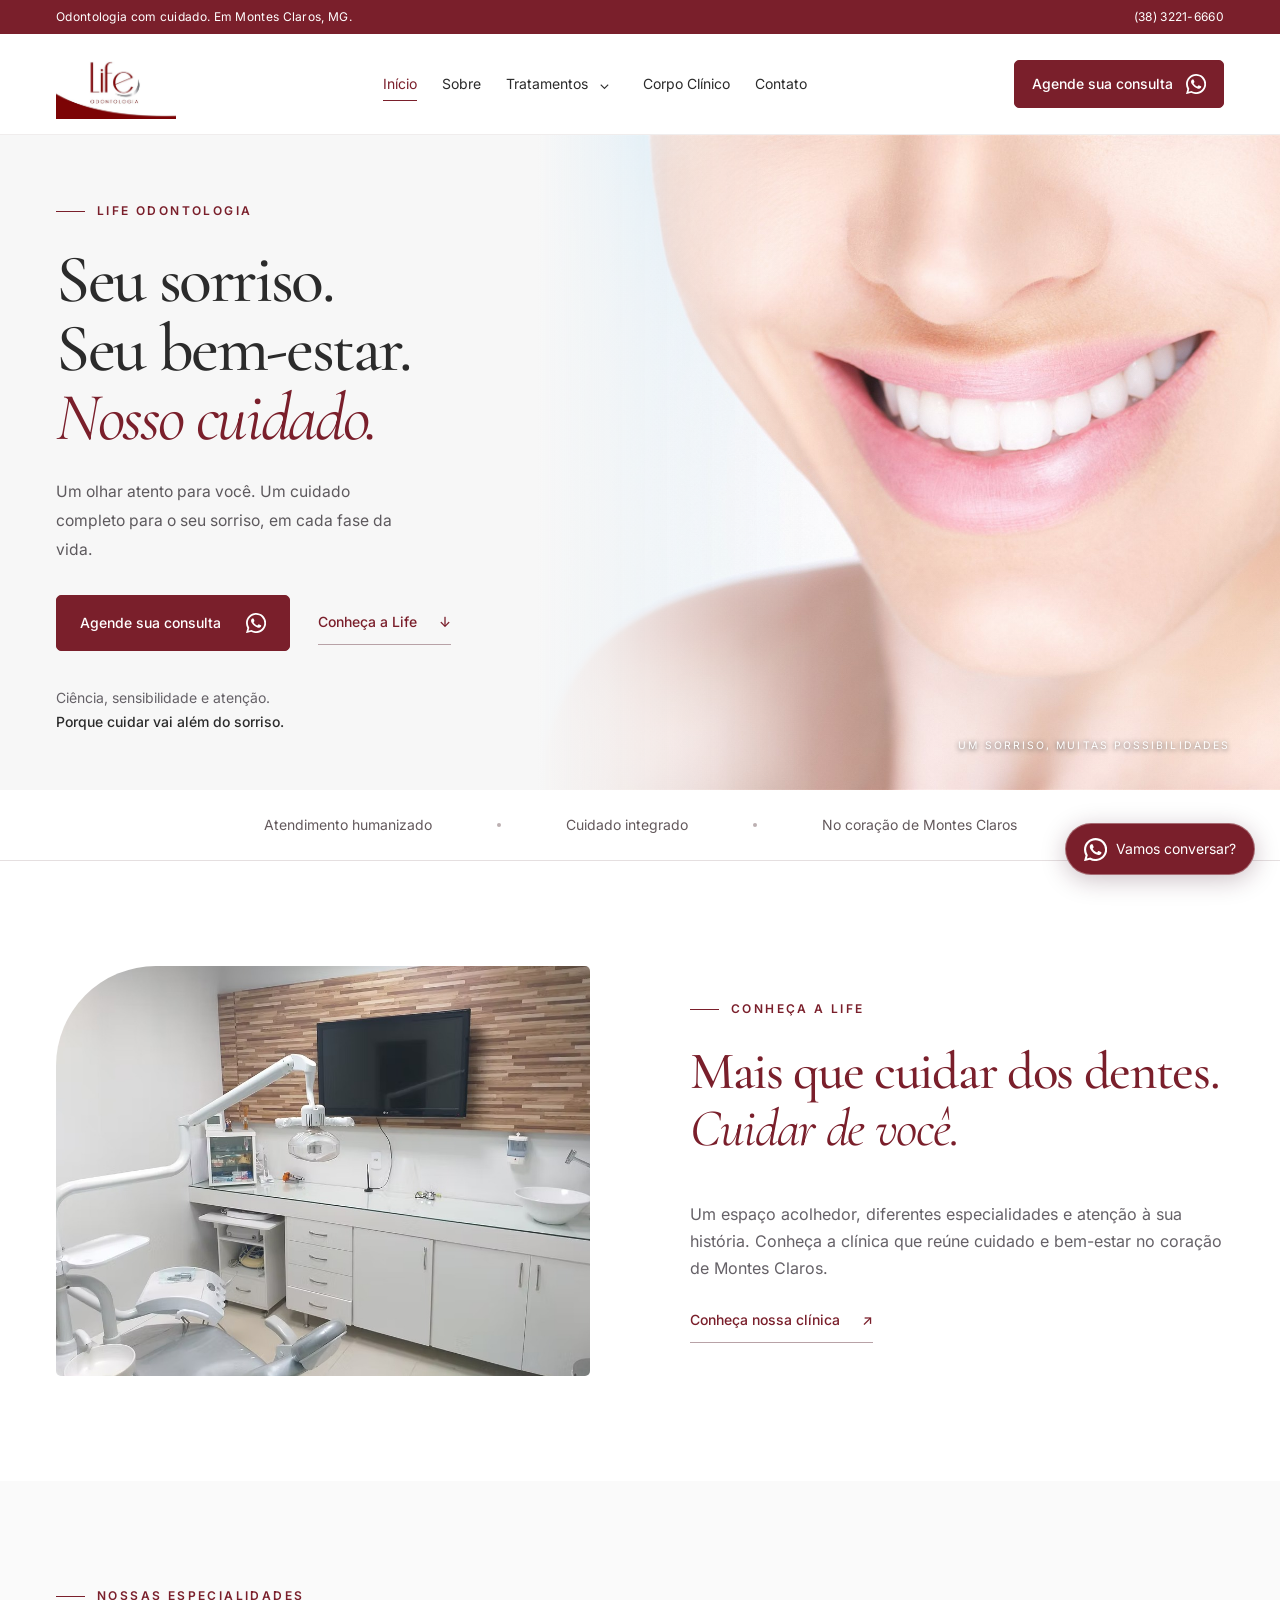
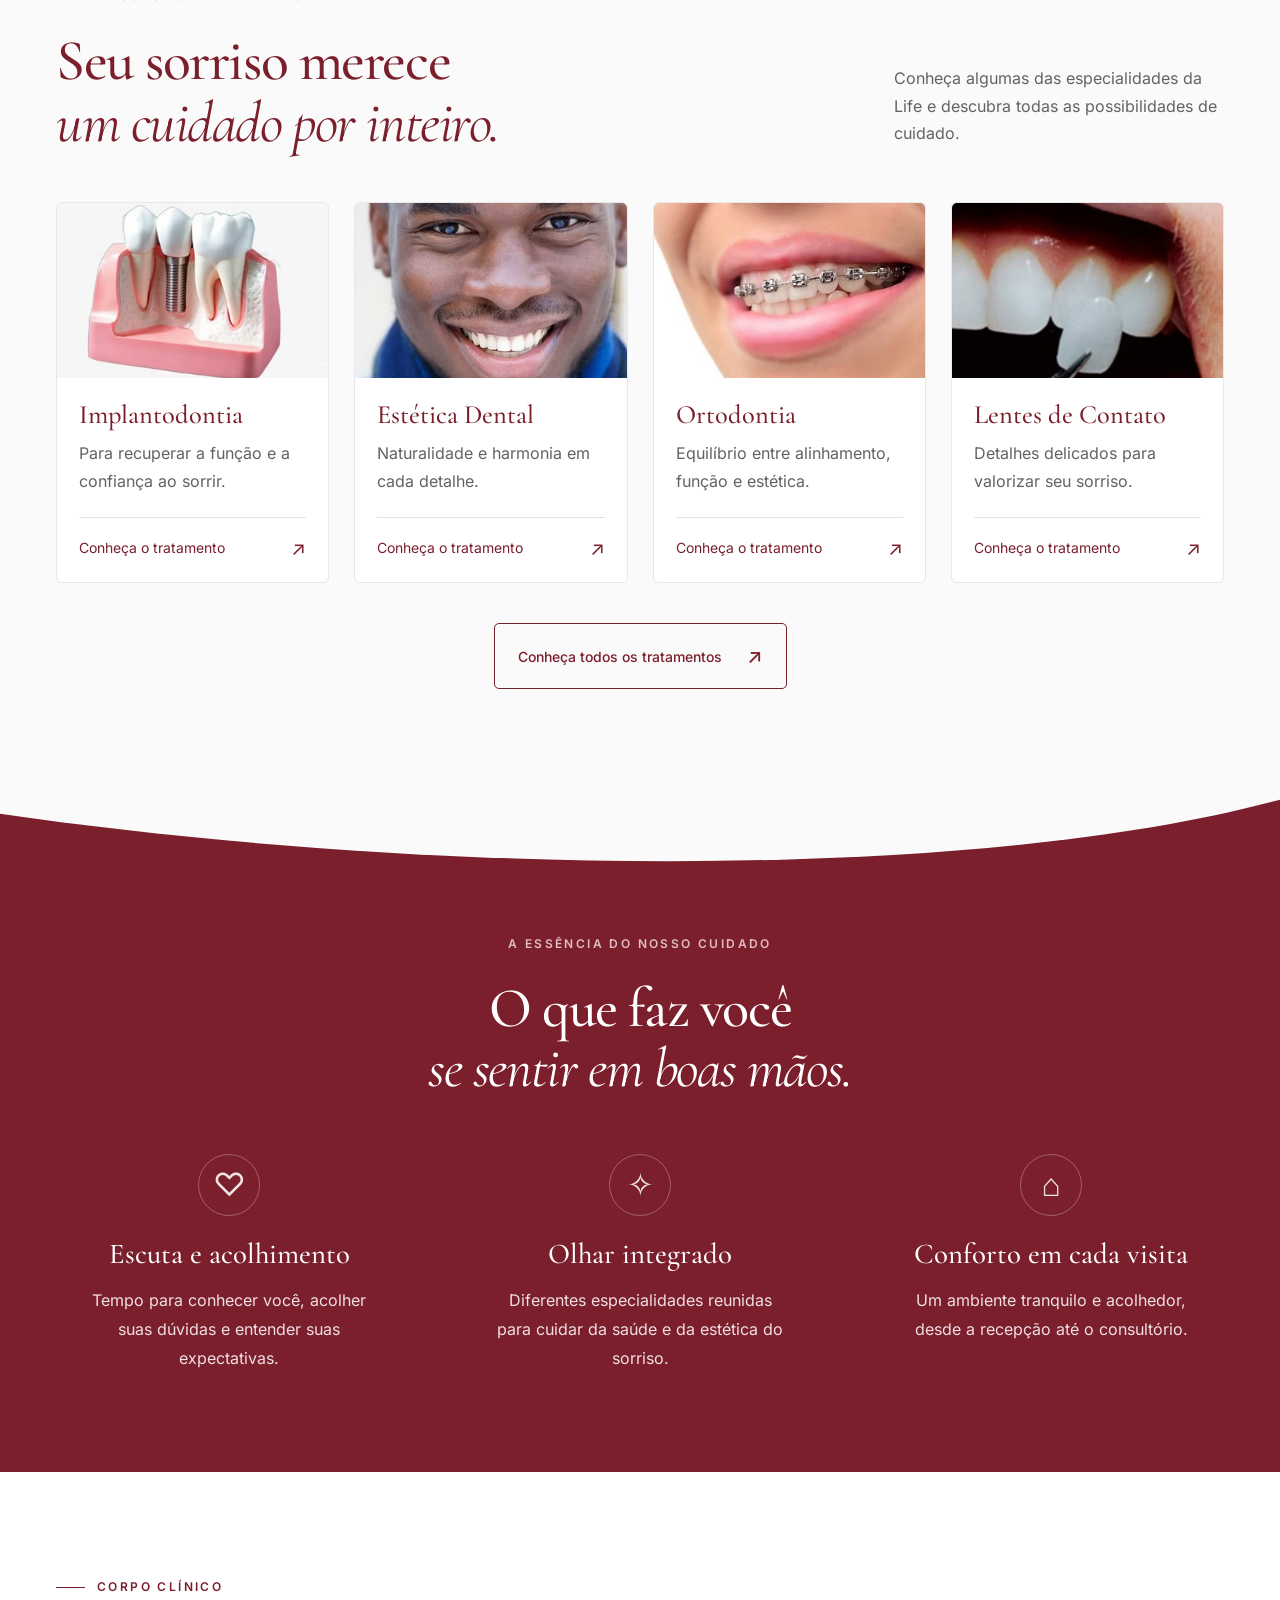
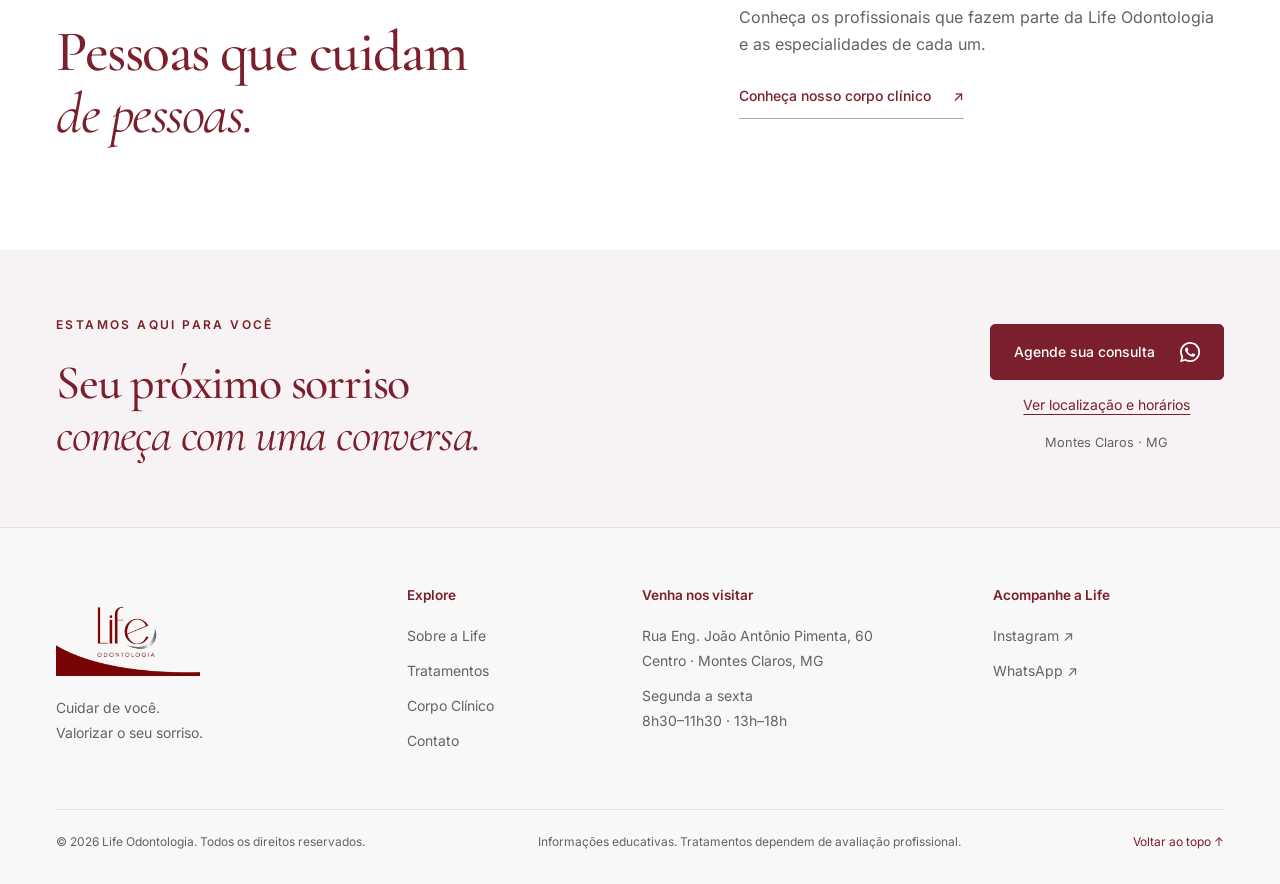
<file: index.html>
<!doctype html>
<html lang="pt-BR">
<head>
  <meta charset="UTF-8"><meta name="viewport" content="width=device-width, initial-scale=1">
  <title>Cuidado para o seu sorriso em Montes Claros | Life Odontologia</title>
  <meta name="description" content="Conheça a Life Odontologia em Montes Claros. Clínica, especialidades e profissionais dedicados ao cuidado do seu sorriso.">
  <meta name="theme-color" content="#7A1F2B">
  <link rel="icon" type="image/svg+xml" href="img/favicon.svg">
  <link rel="stylesheet" href="style.css">
  <script src="script.js" defer></script>
</head>
<body id="topo">
<a class="skip-link" href="#conteudo">Pular para o conteúdo</a>
<div class="topline"><div class="container"><span>Odontologia com cuidado. Em Montes Claros, MG.</span><a href="tel:+553832216660">(38) 3221-6660</a></div></div>
<header class="header"><div class="container nav-wrap">
  <a class="brand" href="index.html" aria-label="Life Odontologia — início"><img src="img/logo.jpg" alt="Life Odontologia" width="140" height="80"></a>
  <button class="menu-toggle" aria-expanded="false" aria-controls="navigation" aria-label="Abrir menu"><span></span><span></span></button>
  <nav id="navigation" aria-label="Menu principal"><a href="index.html">Início</a><a href="sobre/index.html">Sobre</a><div class="treatment-nav"><a href="tratamentos/index.html">Tratamentos</a><button class="dropdown-toggle" aria-expanded="false" aria-controls="treatment-menu" aria-label="Abrir submenu de tratamentos"><span aria-hidden="true">⌄</span></button><div id="treatment-menu" class="dropdown" hidden><button class="view-all-treatments">Ver todos os tratamentos</button><button data-treatment="0">Implantodontia</button><button data-treatment="1">Periodontia</button><button data-treatment="2">Estética Dental</button><button data-treatment="3">Endodontia</button><button data-treatment="4">Prótese Dentária</button><button data-treatment="5">Ortodontia</button><button data-treatment="6">Harmonização Facial</button><button data-treatment="7">Odontogeriatria</button><button data-treatment="8">DTM</button><button data-treatment="9">Reabilitação Oral</button><button data-treatment="10">Lentes de Contato</button></div></div><a href="corpo-clinico/index.html">Corpo Clínico</a><a href="contato/index.html">Contato</a></nav>
  <a class="button small header-cta" href="https://wa.me/5538999649868?text=Ol%C3%A1%21%20Gostaria%20de%20agendar%20uma%20consulta." target="_blank" rel="noopener">Agende sua consulta <svg class="wa-icon" aria-hidden="true" focusable="false" xmlns="http://www.w3.org/2000/svg" viewBox="0 0 24 24"><path d="M17.472 14.382c-.297-.149-1.758-.867-2.03-.966-.273-.099-.471-.148-.67.15-.198.297-.767.966-.94 1.164-.173.198-.347.223-.644.075-.297-.149-1.255-.463-2.39-1.475-.883-.788-1.48-1.761-1.653-2.058-.173-.297-.018-.458.13-.606.134-.133.297-.347.446-.52.149-.174.198-.298.297-.496.099-.198.05-.372-.025-.52-.074-.149-.669-1.612-.916-2.206-.242-.579-.487-.5-.669-.51-.173-.008-.372-.01-.57-.01-.198 0-.52.074-.792.372-.272.297-1.04 1.015-1.04 2.479s1.065 2.876 1.213 3.074c.149.198 2.095 3.2 5.077 4.487.71.306 1.263.489 1.695.625.712.227 1.36.195 1.872.118.571-.085 1.758-.719 2.006-1.413.248-.694.248-1.29.173-1.413-.075-.124-.272-.198-.57-.347ZM12.004 0C5.383 0 .005 5.378.002 12c0 2.116.553 4.185 1.605 6.01L0 24l6.142-1.61c1.76.96 3.743 1.466 5.857 1.467h.005c6.62 0 11.998-5.379 12-12C24.005 5.379 18.627 0 12.004 0Zm0 21.825h-.004a9.8 9.8 0 0 1-4.979-1.364l-.357-.212-3.698.97.987-3.605-.234-.37a9.78 9.78 0 0 1-1.51-5.245C2.21 6.61 6.618 2.2 12.003 2.2c2.61 0 5.063 1.017 6.907 2.863A9.8 9.8 0 0 1 21.777 12c-.002 5.385-4.41 9.823-9.773 9.825Z"/></svg></a>
</div></header>
<main id="conteudo"><section class="hero" id="inicio"><div class="hero-photo"><img src="img/hero-smile.jpg" alt="Sorriso natural e saudável" fetchpriority="high" width="1600" height="1200"></div><div class="container hero-inner"><div class="hero-content"><p class="eyebrow"><span></span> LIFE ODONTOLOGIA</p><h1>Seu sorriso.<br>Seu bem-estar.<br><em>Nosso cuidado.</em></h1><p class="hero-description">Um olhar atento para você. Um cuidado completo para o seu sorriso, em cada fase da vida.</p><div class="hero-actions"><a class="button" href="https://wa.me/5538999649868?text=Ol%C3%A1%21%20Gostaria%20de%20agendar%20uma%20consulta." target="_blank" rel="noopener">Agende sua consulta <svg class="wa-icon" aria-hidden="true" focusable="false" xmlns="http://www.w3.org/2000/svg" viewBox="0 0 24 24"><path d="M17.472 14.382c-.297-.149-1.758-.867-2.03-.966-.273-.099-.471-.148-.67.15-.198.297-.767.966-.94 1.164-.173.198-.347.223-.644.075-.297-.149-1.255-.463-2.39-1.475-.883-.788-1.48-1.761-1.653-2.058-.173-.297-.018-.458.13-.606.134-.133.297-.347.446-.52.149-.174.198-.298.297-.496.099-.198.05-.372-.025-.52-.074-.149-.669-1.612-.916-2.206-.242-.579-.487-.5-.669-.51-.173-.008-.372-.01-.57-.01-.198 0-.52.074-.792.372-.272.297-1.04 1.015-1.04 2.479s1.065 2.876 1.213 3.074c.149.198 2.095 3.2 5.077 4.487.71.306 1.263.489 1.695.625.712.227 1.36.195 1.872.118.571-.085 1.758-.719 2.006-1.413.248-.694.248-1.29.173-1.413-.075-.124-.272-.198-.57-.347ZM12.004 0C5.383 0 .005 5.378.002 12c0 2.116.553 4.185 1.605 6.01L0 24l6.142-1.61c1.76.96 3.743 1.466 5.857 1.467h.005c6.62 0 11.998-5.379 12-12C24.005 5.379 18.627 0 12.004 0Zm0 21.825h-.004a9.8 9.8 0 0 1-4.979-1.364l-.357-.212-3.698.97.987-3.605-.234-.37a9.78 9.78 0 0 1-1.51-5.245C2.21 6.61 6.618 2.2 12.003 2.2c2.61 0 5.063 1.017 6.907 2.863A9.8 9.8 0 0 1 21.777 12c-.002 5.385-4.41 9.823-9.773 9.825Z"/></svg></a><a class="text-link" href="sobre/index.html">Conheça a Life <span aria-hidden="true">↓</span></a></div><div class="hero-note"><p>Ciência, sensibilidade e atenção.<br><strong>Porque cuidar vai além do sorriso.</strong></p></div></div></div><div class="photo-caption"><span>UM SORRISO, MUITAS POSSIBILIDADES</span></div></section>
<div class="intro-strip"><div class="container"><span>Atendimento humanizado</span><i></i><span>Cuidado integrado</span><i></i><span>No coração de Montes Claros</span></div></div>

<section class="home-about section"><div class="container home-about-layout"><div class="home-about-image reveal"><img src="img/consultorio%202.jpeg" alt="Consultório da Life Odontologia em Montes Claros" width="1036" height="773" loading="lazy"></div><div class="reveal"><p class="eyebrow"><span></span> CONHEÇA A LIFE</p><h2>Mais que cuidar dos dentes.<br><em>Cuidar de você.</em></h2><p>Um espaço acolhedor, diferentes especialidades e atenção à sua história. Conheça a clínica que reúne cuidado e bem-estar no coração de Montes Claros.</p><a class="text-link" href="sobre/index.html">Conheça nossa clínica <span aria-hidden="true">↗</span></a></div></div></section><section class="treatments section"><div class="container"><div class="section-heading reveal"><div><p class="eyebrow"><span></span> NOSSAS ESPECIALIDADES</p><h2>Seu sorriso merece<br><em>um cuidado por inteiro.</em></h2></div><p>Conheça algumas das especialidades da Life e descubra todas as possibilidades de cuidado.</p></div><div class="treatments-grid"><article class="treatment-card reveal"><button data-treatment="0" aria-label="Saiba mais sobre Implantodontia"><div class="treatment-image"><img src="img/01_implantodontia.png" alt="Implantodontia — imagem ilustrativa do tratamento" width="380" height="240" loading="lazy"></div><div class="treatment-body"><h3>Implantodontia</h3><p>Para recuperar a função e a confiança ao sorrir.</p><span class="card-link">Conheça o tratamento <b aria-hidden="true">↗</b></span></div></button></article><article class="treatment-card reveal"><button data-treatment="2" aria-label="Saiba mais sobre Estética Dental"><div class="treatment-image"><img src="img/03_estetica-dental.png" alt="Estética Dental — imagem ilustrativa do tratamento" width="380" height="240" loading="lazy"></div><div class="treatment-body"><h3>Estética Dental</h3><p>Naturalidade e harmonia em cada detalhe.</p><span class="card-link">Conheça o tratamento <b aria-hidden="true">↗</b></span></div></button></article><article class="treatment-card reveal"><button data-treatment="5" aria-label="Saiba mais sobre Ortodontia"><div class="treatment-image"><img src="img/06_ortodontia.png" alt="Ortodontia — imagem ilustrativa do tratamento" width="380" height="240" loading="lazy"></div><div class="treatment-body"><h3>Ortodontia</h3><p>Equilíbrio entre alinhamento, função e estética.</p><span class="card-link">Conheça o tratamento <b aria-hidden="true">↗</b></span></div></button></article><article class="treatment-card reveal"><button data-treatment="10" aria-label="Saiba mais sobre Lentes de Contato"><div class="treatment-image"><img src="img/11_lentes-de-contato.png" alt="Lentes de Contato — imagem ilustrativa do tratamento" width="380" height="240" loading="lazy"></div><div class="treatment-body"><h3>Lentes de Contato</h3><p>Detalhes delicados para valorizar seu sorriso.</p><span class="card-link">Conheça o tratamento <b aria-hidden="true">↗</b></span></div></button></article></div><div class="section-action"><a class="button button-outline" href="tratamentos/index.html">Conheça todos os tratamentos <span aria-hidden="true">↗</span></a></div></div></section><section class="care-section"><svg class="signature-wave" viewBox="0 0 1440 90" preserveAspectRatio="none" aria-hidden="true"><path d="M0 0H1440V8C1080 112 450 95 0 25Z" fill="white"/></svg><div class="container"><div class="care-heading reveal"><p class="eyebrow">A ESSÊNCIA DO NOSSO CUIDADO</p><h2>O que faz você<br><em>se sentir em boas mãos.</em></h2></div><div class="care-grid"><article class="reveal"><span class="care-icon" aria-hidden="true">♡</span><h3>Escuta e acolhimento</h3><p>Tempo para conhecer você, acolher suas dúvidas e entender suas expectativas.</p></article><article class="reveal"><span class="care-icon" aria-hidden="true">✧</span><h3>Olhar integrado</h3><p>Diferentes especialidades reunidas para cuidar da saúde e da estética do sorriso.</p></article><article class="reveal"><span class="care-icon" aria-hidden="true">⌂</span><h3>Conforto em cada visita</h3><p>Um ambiente tranquilo e acolhedor, desde a recepção até o consultório.</p></article></div></div></section>
<section class="home-team section"><div class="container home-team-layout"><div><p class="eyebrow"><span></span> CORPO CLÍNICO</p><h2>Pessoas que cuidam<br><em>de pessoas.</em></h2></div><div><p>Conheça os profissionais que fazem parte da Life Odontologia e as especialidades de cada um.</p><a class="text-link" href="corpo-clinico/index.html">Conheça nosso corpo clínico <span aria-hidden="true">↗</span></a></div></div></section><section class="home-contact"><div class="container"><div><p class="eyebrow">ESTAMOS AQUI PARA VOCÊ</p><h2>Seu próximo sorriso<br><em>começa com uma conversa.</em></h2></div><div><a class="button" href="https://wa.me/5538999649868?text=Ol%C3%A1!%20Gostaria%20de%20agendar%20uma%20consulta." target="_blank" rel="noopener">Agende sua consulta <svg class="wa-icon" aria-hidden="true" focusable="false" xmlns="http://www.w3.org/2000/svg" viewBox="0 0 24 24"><path d="M17.472 14.382c-.297-.149-1.758-.867-2.03-.966-.273-.099-.471-.148-.67.15-.198.297-.767.966-.94 1.164-.173.198-.347.223-.644.075-.297-.149-1.255-.463-2.39-1.475-.883-.788-1.48-1.761-1.653-2.058-.173-.297-.018-.458.13-.606.134-.133.297-.347.446-.52.149-.174.198-.298.297-.496.099-.198.05-.372-.025-.52-.074-.149-.669-1.612-.916-2.206-.242-.579-.487-.5-.669-.51-.173-.008-.372-.01-.57-.01-.198 0-.52.074-.792.372-.272.297-1.04 1.015-1.04 2.479s1.065 2.876 1.213 3.074c.149.198 2.095 3.2 5.077 4.487.71.306 1.263.489 1.695.625.712.227 1.36.195 1.872.118.571-.085 1.758-.719 2.006-1.413.248-.694.248-1.29.173-1.413-.075-.124-.272-.198-.57-.347ZM12.004 0C5.383 0 .005 5.378.002 12c0 2.116.553 4.185 1.605 6.01L0 24l6.142-1.61c1.76.96 3.743 1.466 5.857 1.467h.005c6.62 0 11.998-5.379 12-12C24.005 5.379 18.627 0 12.004 0Zm0 21.825h-.004a9.8 9.8 0 0 1-4.979-1.364l-.357-.212-3.698.97.987-3.605-.234-.37a9.78 9.78 0 0 1-1.51-5.245C2.21 6.61 6.618 2.2 12.003 2.2c2.61 0 5.063 1.017 6.907 2.863A9.8 9.8 0 0 1 21.777 12c-.002 5.385-4.41 9.823-9.773 9.825Z"/></svg></a><a class="cta-secondary" href="contato/index.html">Ver localização e horários</a><p>Montes Claros · MG</p></div></div></section></main><footer><div class="container footer-top"><div><a href="index.html" aria-label="Life Odontologia — voltar ao início"><img src="img/logo.jpg" alt="Life Odontologia" width="144" height="92" loading="lazy"></a><p>Cuidar de você.<br>Valorizar o seu sorriso.</p></div><div><h3>Explore</h3><a href="sobre/index.html">Sobre a Life</a><a href="tratamentos/index.html">Tratamentos</a><a href="corpo-clinico/index.html">Corpo Clínico</a><a href="contato/index.html">Contato</a></div><div><h3>Venha nos visitar</h3><p>Rua Eng. João Antônio Pimenta, 60<br>Centro · Montes Claros, MG</p><p>Segunda a sexta<br>8h30–11h30 · 13h–18h</p></div><div><h3>Acompanhe a Life</h3><a href="https://www.instagram.com/lifeodontomoc/" target="_blank" rel="noopener">Instagram ↗</a><a href="https://wa.me/5538999649868" target="_blank" rel="noopener">WhatsApp ↗</a></div></div><div class="container footer-bottom"><p>© 2026 Life Odontologia. Todos os direitos reservados.</p><p>Informações educativas. Tratamentos dependem de avaliação profissional.</p><a href="#topo">Voltar ao topo ↑</a></div></footer><template id="treatment-0"><div class="detail-header"><img src="img/01_implantodontia.png" alt="Implantodontia" width="380" height="240"><div><p class="eyebrow">TRATAMENTOS LIFE</p><h2 id="dialog-title">Implantodontia</h2></div></div><div class="detail-body"><p>Implantodontia é a especialidade da Odontologia que recupera espaços edêntulos através da instalação de parafusos de titânio no interior dos ossos maxilar ou mandibular a fim de repor raízes dentárias perdidas.</p><p class="detail-note">A indicação de cada tratamento depende de avaliação individual com o cirurgião-dentista.</p><a class="button" href="https://wa.me/5538999649868?text=Ol%C3%A1!%20Gostaria%20de%20agendar%20uma%20avalia%C3%A7%C3%A3o." target="_blank" rel="noopener">Agende uma avaliação <svg class="wa-icon" aria-hidden="true" focusable="false" xmlns="http://www.w3.org/2000/svg" viewBox="0 0 24 24"><path d="M17.472 14.382c-.297-.149-1.758-.867-2.03-.966-.273-.099-.471-.148-.67.15-.198.297-.767.966-.94 1.164-.173.198-.347.223-.644.075-.297-.149-1.255-.463-2.39-1.475-.883-.788-1.48-1.761-1.653-2.058-.173-.297-.018-.458.13-.606.134-.133.297-.347.446-.52.149-.174.198-.298.297-.496.099-.198.05-.372-.025-.52-.074-.149-.669-1.612-.916-2.206-.242-.579-.487-.5-.669-.51-.173-.008-.372-.01-.57-.01-.198 0-.52.074-.792.372-.272.297-1.04 1.015-1.04 2.479s1.065 2.876 1.213 3.074c.149.198 2.095 3.2 5.077 4.487.71.306 1.263.489 1.695.625.712.227 1.36.195 1.872.118.571-.085 1.758-.719 2.006-1.413.248-.694.248-1.29.173-1.413-.075-.124-.272-.198-.57-.347ZM12.004 0C5.383 0 .005 5.378.002 12c0 2.116.553 4.185 1.605 6.01L0 24l6.142-1.61c1.76.96 3.743 1.466 5.857 1.467h.005c6.62 0 11.998-5.379 12-12C24.005 5.379 18.627 0 12.004 0Zm0 21.825h-.004a9.8 9.8 0 0 1-4.979-1.364l-.357-.212-3.698.97.987-3.605-.234-.37a9.78 9.78 0 0 1-1.51-5.245C2.21 6.61 6.618 2.2 12.003 2.2c2.61 0 5.063 1.017 6.907 2.863A9.8 9.8 0 0 1 21.777 12c-.002 5.385-4.41 9.823-9.773 9.825Z"/></svg></a></div></template><template id="treatment-1"><div class="detail-header"><img src="img/02_periodontia.png" alt="Periodontia" width="380" height="240"><div><p class="eyebrow">TRATAMENTOS LIFE</p><h2 id="dialog-title">Periodontia</h2></div></div><div class="detail-body"><p>A periodontia é a especialidade que estuda, previne e trata as doenças do sistema de implantação e suporte dos dentes. A gengiva é o tecido que reveste o osso que sustenta os dentes através do ligamento periodontal. Em virtude da má higiene, consequentemente presença de placa bacteriana, fumo, stress, imunodeficiência e maus hábitos alimentares, a gengiva fica fragilizada à infecção decorrente de bactérias presentes no meio oral. Todos esses fatores isolados ou associados podem levar a uma gengivite que pode progredir para uma periodontite (perda de suporte ósseo) e consequente perda dos elementos dentários.</p><p class="detail-note">A indicação de cada tratamento depende de avaliação individual com o cirurgião-dentista.</p><a class="button" href="https://wa.me/5538999649868?text=Ol%C3%A1!%20Gostaria%20de%20agendar%20uma%20avalia%C3%A7%C3%A3o." target="_blank" rel="noopener">Agende uma avaliação <svg class="wa-icon" aria-hidden="true" focusable="false" xmlns="http://www.w3.org/2000/svg" viewBox="0 0 24 24"><path d="M17.472 14.382c-.297-.149-1.758-.867-2.03-.966-.273-.099-.471-.148-.67.15-.198.297-.767.966-.94 1.164-.173.198-.347.223-.644.075-.297-.149-1.255-.463-2.39-1.475-.883-.788-1.48-1.761-1.653-2.058-.173-.297-.018-.458.13-.606.134-.133.297-.347.446-.52.149-.174.198-.298.297-.496.099-.198.05-.372-.025-.52-.074-.149-.669-1.612-.916-2.206-.242-.579-.487-.5-.669-.51-.173-.008-.372-.01-.57-.01-.198 0-.52.074-.792.372-.272.297-1.04 1.015-1.04 2.479s1.065 2.876 1.213 3.074c.149.198 2.095 3.2 5.077 4.487.71.306 1.263.489 1.695.625.712.227 1.36.195 1.872.118.571-.085 1.758-.719 2.006-1.413.248-.694.248-1.29.173-1.413-.075-.124-.272-.198-.57-.347ZM12.004 0C5.383 0 .005 5.378.002 12c0 2.116.553 4.185 1.605 6.01L0 24l6.142-1.61c1.76.96 3.743 1.466 5.857 1.467h.005c6.62 0 11.998-5.379 12-12C24.005 5.379 18.627 0 12.004 0Zm0 21.825h-.004a9.8 9.8 0 0 1-4.979-1.364l-.357-.212-3.698.97.987-3.605-.234-.37a9.78 9.78 0 0 1-1.51-5.245C2.21 6.61 6.618 2.2 12.003 2.2c2.61 0 5.063 1.017 6.907 2.863A9.8 9.8 0 0 1 21.777 12c-.002 5.385-4.41 9.823-9.773 9.825Z"/></svg></a></div></template><template id="treatment-2"><div class="detail-header"><img src="img/03_estetica-dental.png" alt="Estética Dental" width="380" height="240"><div><p class="eyebrow">TRATAMENTOS LIFE</p><h2 id="dialog-title">Estética Dental</h2></div></div><div class="detail-body"><p>A odontologia moderna oferece uma grande variedade de opções de tratamento para pessoas que buscam melhorar seu sorriso. As opções variam de facetas de porcelana, aparelhos ortodônticos ou mesmo um simples clareamento. Em muitos casos, é necessária uma combinação de técnicas para atingir os melhores resultados.</p><p class="detail-note">A indicação de cada tratamento depende de avaliação individual com o cirurgião-dentista.</p><a class="button" href="https://wa.me/5538999649868?text=Ol%C3%A1!%20Gostaria%20de%20agendar%20uma%20avalia%C3%A7%C3%A3o." target="_blank" rel="noopener">Agende uma avaliação <svg class="wa-icon" aria-hidden="true" focusable="false" xmlns="http://www.w3.org/2000/svg" viewBox="0 0 24 24"><path d="M17.472 14.382c-.297-.149-1.758-.867-2.03-.966-.273-.099-.471-.148-.67.15-.198.297-.767.966-.94 1.164-.173.198-.347.223-.644.075-.297-.149-1.255-.463-2.39-1.475-.883-.788-1.48-1.761-1.653-2.058-.173-.297-.018-.458.13-.606.134-.133.297-.347.446-.52.149-.174.198-.298.297-.496.099-.198.05-.372-.025-.52-.074-.149-.669-1.612-.916-2.206-.242-.579-.487-.5-.669-.51-.173-.008-.372-.01-.57-.01-.198 0-.52.074-.792.372-.272.297-1.04 1.015-1.04 2.479s1.065 2.876 1.213 3.074c.149.198 2.095 3.2 5.077 4.487.71.306 1.263.489 1.695.625.712.227 1.36.195 1.872.118.571-.085 1.758-.719 2.006-1.413.248-.694.248-1.29.173-1.413-.075-.124-.272-.198-.57-.347ZM12.004 0C5.383 0 .005 5.378.002 12c0 2.116.553 4.185 1.605 6.01L0 24l6.142-1.61c1.76.96 3.743 1.466 5.857 1.467h.005c6.62 0 11.998-5.379 12-12C24.005 5.379 18.627 0 12.004 0Zm0 21.825h-.004a9.8 9.8 0 0 1-4.979-1.364l-.357-.212-3.698.97.987-3.605-.234-.37a9.78 9.78 0 0 1-1.51-5.245C2.21 6.61 6.618 2.2 12.003 2.2c2.61 0 5.063 1.017 6.907 2.863A9.8 9.8 0 0 1 21.777 12c-.002 5.385-4.41 9.823-9.773 9.825Z"/></svg></a></div></template><template id="treatment-3"><div class="detail-header"><img src="img/04_endodontia.png" alt="Endodontia" width="380" height="240"><div><p class="eyebrow">TRATAMENTOS LIFE</p><h2 id="dialog-title">Endodontia</h2></div></div><div class="detail-body"><p>A endodontia é a especialidade da Odontologia que trata das lesões e doenças da polpa (nervo) e da raiz do dente. Popularmente, endodontia também é chamada de tratamento de canal. É a especialidade que estuda e trata as enfermidades da polpa dentária, de todo o sistema de canais radiculares e dos tecidos periapicais. O tratamento consiste na remoção da polpa dental, uma estrutura viva, que contém, entre outros elementos, nervos e vasos sanguíneos, e substituição por material restaurador.</p><p class="detail-note">A indicação de cada tratamento depende de avaliação individual com o cirurgião-dentista.</p><a class="button" href="https://wa.me/5538999649868?text=Ol%C3%A1!%20Gostaria%20de%20agendar%20uma%20avalia%C3%A7%C3%A3o." target="_blank" rel="noopener">Agende uma avaliação <svg class="wa-icon" aria-hidden="true" focusable="false" xmlns="http://www.w3.org/2000/svg" viewBox="0 0 24 24"><path d="M17.472 14.382c-.297-.149-1.758-.867-2.03-.966-.273-.099-.471-.148-.67.15-.198.297-.767.966-.94 1.164-.173.198-.347.223-.644.075-.297-.149-1.255-.463-2.39-1.475-.883-.788-1.48-1.761-1.653-2.058-.173-.297-.018-.458.13-.606.134-.133.297-.347.446-.52.149-.174.198-.298.297-.496.099-.198.05-.372-.025-.52-.074-.149-.669-1.612-.916-2.206-.242-.579-.487-.5-.669-.51-.173-.008-.372-.01-.57-.01-.198 0-.52.074-.792.372-.272.297-1.04 1.015-1.04 2.479s1.065 2.876 1.213 3.074c.149.198 2.095 3.2 5.077 4.487.71.306 1.263.489 1.695.625.712.227 1.36.195 1.872.118.571-.085 1.758-.719 2.006-1.413.248-.694.248-1.29.173-1.413-.075-.124-.272-.198-.57-.347ZM12.004 0C5.383 0 .005 5.378.002 12c0 2.116.553 4.185 1.605 6.01L0 24l6.142-1.61c1.76.96 3.743 1.466 5.857 1.467h.005c6.62 0 11.998-5.379 12-12C24.005 5.379 18.627 0 12.004 0Zm0 21.825h-.004a9.8 9.8 0 0 1-4.979-1.364l-.357-.212-3.698.97.987-3.605-.234-.37a9.78 9.78 0 0 1-1.51-5.245C2.21 6.61 6.618 2.2 12.003 2.2c2.61 0 5.063 1.017 6.907 2.863A9.8 9.8 0 0 1 21.777 12c-.002 5.385-4.41 9.823-9.773 9.825Z"/></svg></a></div></template><template id="treatment-4"><div class="detail-header"><img src="img/05_protese-dentaria.png" alt="Prótese Dentária" width="380" height="240"><div><p class="eyebrow">TRATAMENTOS LIFE</p><h2 id="dialog-title">Prótese Dentária</h2></div></div><div class="detail-body"><p>A prótese dentária é uma especialidade da odontologia que tem como objetivo a reconstrução parcial dos dentes destruídos ou a reposição dos dentes ausentes, garantindo parte da reabilitação oral. A recuperação ou reposição dos elementos dentários pode ser realizada através das diferentes modalidades de prótese: prótese removível ou prótese fixa, tanto sobre dentes quanto sobre implantes. Com as novas tecnologias (sistemas CAD/CAM) e o desenvolvimento das novas cerâmicas (zircônia e cerâmicas de injeção, por exemplo), é possível a realização de trabalhos extremamente naturais e menos invasivos (menor desgaste dentário).</p><p class="detail-note">A indicação de cada tratamento depende de avaliação individual com o cirurgião-dentista.</p><a class="button" href="https://wa.me/5538999649868?text=Ol%C3%A1!%20Gostaria%20de%20agendar%20uma%20avalia%C3%A7%C3%A3o." target="_blank" rel="noopener">Agende uma avaliação <svg class="wa-icon" aria-hidden="true" focusable="false" xmlns="http://www.w3.org/2000/svg" viewBox="0 0 24 24"><path d="M17.472 14.382c-.297-.149-1.758-.867-2.03-.966-.273-.099-.471-.148-.67.15-.198.297-.767.966-.94 1.164-.173.198-.347.223-.644.075-.297-.149-1.255-.463-2.39-1.475-.883-.788-1.48-1.761-1.653-2.058-.173-.297-.018-.458.13-.606.134-.133.297-.347.446-.52.149-.174.198-.298.297-.496.099-.198.05-.372-.025-.52-.074-.149-.669-1.612-.916-2.206-.242-.579-.487-.5-.669-.51-.173-.008-.372-.01-.57-.01-.198 0-.52.074-.792.372-.272.297-1.04 1.015-1.04 2.479s1.065 2.876 1.213 3.074c.149.198 2.095 3.2 5.077 4.487.71.306 1.263.489 1.695.625.712.227 1.36.195 1.872.118.571-.085 1.758-.719 2.006-1.413.248-.694.248-1.29.173-1.413-.075-.124-.272-.198-.57-.347ZM12.004 0C5.383 0 .005 5.378.002 12c0 2.116.553 4.185 1.605 6.01L0 24l6.142-1.61c1.76.96 3.743 1.466 5.857 1.467h.005c6.62 0 11.998-5.379 12-12C24.005 5.379 18.627 0 12.004 0Zm0 21.825h-.004a9.8 9.8 0 0 1-4.979-1.364l-.357-.212-3.698.97.987-3.605-.234-.37a9.78 9.78 0 0 1-1.51-5.245C2.21 6.61 6.618 2.2 12.003 2.2c2.61 0 5.063 1.017 6.907 2.863A9.8 9.8 0 0 1 21.777 12c-.002 5.385-4.41 9.823-9.773 9.825Z"/></svg></a></div></template><template id="treatment-5"><div class="detail-header"><img src="img/06_ortodontia.png" alt="Ortodontia" width="380" height="240"><div><p class="eyebrow">TRATAMENTOS LIFE</p><h2 id="dialog-title">Ortodontia</h2></div></div><div class="detail-body"><p>A Ortodontia é a especialidade da Odontologia relacionada ao estudo, prevenção e tratamento dos problemas de crescimento, desenvolvimento e amadurecimento da face, dos arcos dentários e da mordida, ou seja, disfunções dento-faciais.</p><p class="detail-note">A indicação de cada tratamento depende de avaliação individual com o cirurgião-dentista.</p><a class="button" href="https://wa.me/5538999649868?text=Ol%C3%A1!%20Gostaria%20de%20agendar%20uma%20avalia%C3%A7%C3%A3o." target="_blank" rel="noopener">Agende uma avaliação <svg class="wa-icon" aria-hidden="true" focusable="false" xmlns="http://www.w3.org/2000/svg" viewBox="0 0 24 24"><path d="M17.472 14.382c-.297-.149-1.758-.867-2.03-.966-.273-.099-.471-.148-.67.15-.198.297-.767.966-.94 1.164-.173.198-.347.223-.644.075-.297-.149-1.255-.463-2.39-1.475-.883-.788-1.48-1.761-1.653-2.058-.173-.297-.018-.458.13-.606.134-.133.297-.347.446-.52.149-.174.198-.298.297-.496.099-.198.05-.372-.025-.52-.074-.149-.669-1.612-.916-2.206-.242-.579-.487-.5-.669-.51-.173-.008-.372-.01-.57-.01-.198 0-.52.074-.792.372-.272.297-1.04 1.015-1.04 2.479s1.065 2.876 1.213 3.074c.149.198 2.095 3.2 5.077 4.487.71.306 1.263.489 1.695.625.712.227 1.36.195 1.872.118.571-.085 1.758-.719 2.006-1.413.248-.694.248-1.29.173-1.413-.075-.124-.272-.198-.57-.347ZM12.004 0C5.383 0 .005 5.378.002 12c0 2.116.553 4.185 1.605 6.01L0 24l6.142-1.61c1.76.96 3.743 1.466 5.857 1.467h.005c6.62 0 11.998-5.379 12-12C24.005 5.379 18.627 0 12.004 0Zm0 21.825h-.004a9.8 9.8 0 0 1-4.979-1.364l-.357-.212-3.698.97.987-3.605-.234-.37a9.78 9.78 0 0 1-1.51-5.245C2.21 6.61 6.618 2.2 12.003 2.2c2.61 0 5.063 1.017 6.907 2.863A9.8 9.8 0 0 1 21.777 12c-.002 5.385-4.41 9.823-9.773 9.825Z"/></svg></a></div></template><template id="treatment-6"><div class="detail-header"><img src="img/07_harmonizacao-facial.png" alt="Harmonização Facial" width="380" height="240"><div><p class="eyebrow">TRATAMENTOS LIFE</p><h2 id="dialog-title">Harmonização Facial</h2></div></div><div class="detail-body"><p>A Harmonização Facial é um conjunto de procedimentos estéticos que tem por objetivo harmonizar os dentes esteticamente e funcionalmente com a boca e com a face. Ela atende à ansiedade e à expectativa das pessoas que buscam um ganho estético facial mais amplo, onde os dentes complementam o sorriso que completa o rosto como um todo, a partir de uma visão mais aprofundada da face na busca de um equilíbrio funcional e estético integrado. Envolve procedimentos como: Bichectomia, Redução de Papada, Lente de Contato Dental, Aparelho Lingual, Aparelho Transparente, Invisalign, Clareamento Dental e muitos outros.</p><p class="detail-note">A indicação de cada tratamento depende de avaliação individual com o cirurgião-dentista.</p><a class="button" href="https://wa.me/5538999649868?text=Ol%C3%A1!%20Gostaria%20de%20agendar%20uma%20avalia%C3%A7%C3%A3o." target="_blank" rel="noopener">Agende uma avaliação <svg class="wa-icon" aria-hidden="true" focusable="false" xmlns="http://www.w3.org/2000/svg" viewBox="0 0 24 24"><path d="M17.472 14.382c-.297-.149-1.758-.867-2.03-.966-.273-.099-.471-.148-.67.15-.198.297-.767.966-.94 1.164-.173.198-.347.223-.644.075-.297-.149-1.255-.463-2.39-1.475-.883-.788-1.48-1.761-1.653-2.058-.173-.297-.018-.458.13-.606.134-.133.297-.347.446-.52.149-.174.198-.298.297-.496.099-.198.05-.372-.025-.52-.074-.149-.669-1.612-.916-2.206-.242-.579-.487-.5-.669-.51-.173-.008-.372-.01-.57-.01-.198 0-.52.074-.792.372-.272.297-1.04 1.015-1.04 2.479s1.065 2.876 1.213 3.074c.149.198 2.095 3.2 5.077 4.487.71.306 1.263.489 1.695.625.712.227 1.36.195 1.872.118.571-.085 1.758-.719 2.006-1.413.248-.694.248-1.29.173-1.413-.075-.124-.272-.198-.57-.347ZM12.004 0C5.383 0 .005 5.378.002 12c0 2.116.553 4.185 1.605 6.01L0 24l6.142-1.61c1.76.96 3.743 1.466 5.857 1.467h.005c6.62 0 11.998-5.379 12-12C24.005 5.379 18.627 0 12.004 0Zm0 21.825h-.004a9.8 9.8 0 0 1-4.979-1.364l-.357-.212-3.698.97.987-3.605-.234-.37a9.78 9.78 0 0 1-1.51-5.245C2.21 6.61 6.618 2.2 12.003 2.2c2.61 0 5.063 1.017 6.907 2.863A9.8 9.8 0 0 1 21.777 12c-.002 5.385-4.41 9.823-9.773 9.825Z"/></svg></a></div></template><template id="treatment-7"><div class="detail-header"><img src="img/08_odontogeriatria.png" alt="Odontogeriatria" width="380" height="240"><div><p class="eyebrow">TRATAMENTOS LIFE</p><h2 id="dialog-title">Odontogeriatria</h2></div></div><div class="detail-body"><p>A odontogeriatria é uma das especialidades da odontologia que se responsabiliza pela investigação, organização e realização da atividade direcionada à promoção da saúde do idoso. A doença periodontal é grande em idosos, por essa razão é importante a prevenção para evitar futuros problemas bucais.</p><p class="detail-note">A indicação de cada tratamento depende de avaliação individual com o cirurgião-dentista.</p><a class="button" href="https://wa.me/5538999649868?text=Ol%C3%A1!%20Gostaria%20de%20agendar%20uma%20avalia%C3%A7%C3%A3o." target="_blank" rel="noopener">Agende uma avaliação <svg class="wa-icon" aria-hidden="true" focusable="false" xmlns="http://www.w3.org/2000/svg" viewBox="0 0 24 24"><path d="M17.472 14.382c-.297-.149-1.758-.867-2.03-.966-.273-.099-.471-.148-.67.15-.198.297-.767.966-.94 1.164-.173.198-.347.223-.644.075-.297-.149-1.255-.463-2.39-1.475-.883-.788-1.48-1.761-1.653-2.058-.173-.297-.018-.458.13-.606.134-.133.297-.347.446-.52.149-.174.198-.298.297-.496.099-.198.05-.372-.025-.52-.074-.149-.669-1.612-.916-2.206-.242-.579-.487-.5-.669-.51-.173-.008-.372-.01-.57-.01-.198 0-.52.074-.792.372-.272.297-1.04 1.015-1.04 2.479s1.065 2.876 1.213 3.074c.149.198 2.095 3.2 5.077 4.487.71.306 1.263.489 1.695.625.712.227 1.36.195 1.872.118.571-.085 1.758-.719 2.006-1.413.248-.694.248-1.29.173-1.413-.075-.124-.272-.198-.57-.347ZM12.004 0C5.383 0 .005 5.378.002 12c0 2.116.553 4.185 1.605 6.01L0 24l6.142-1.61c1.76.96 3.743 1.466 5.857 1.467h.005c6.62 0 11.998-5.379 12-12C24.005 5.379 18.627 0 12.004 0Zm0 21.825h-.004a9.8 9.8 0 0 1-4.979-1.364l-.357-.212-3.698.97.987-3.605-.234-.37a9.78 9.78 0 0 1-1.51-5.245C2.21 6.61 6.618 2.2 12.003 2.2c2.61 0 5.063 1.017 6.907 2.863A9.8 9.8 0 0 1 21.777 12c-.002 5.385-4.41 9.823-9.773 9.825Z"/></svg></a></div></template><template id="treatment-8"><div class="detail-header"><img src="img/09_dtm.png" alt="DTM" width="380" height="240"><div><p class="eyebrow">TRATAMENTOS LIFE</p><h2 id="dialog-title">DTM</h2></div></div><div class="detail-body"><p>A disfunção temporomandibular e a dor orofacial são alterações patológicas da articulação temporomandibular (ATM). Os sintomas mais comuns são: dificuldades, dor ou limitação para abrir ou movimentar a boca, ruído nas ATM, travamento da mandíbula, dores ou cansaço nos músculos da face, ouvido e região.</p><p class="detail-note">A indicação de cada tratamento depende de avaliação individual com o cirurgião-dentista.</p><a class="button" href="https://wa.me/5538999649868?text=Ol%C3%A1!%20Gostaria%20de%20agendar%20uma%20avalia%C3%A7%C3%A3o." target="_blank" rel="noopener">Agende uma avaliação <svg class="wa-icon" aria-hidden="true" focusable="false" xmlns="http://www.w3.org/2000/svg" viewBox="0 0 24 24"><path d="M17.472 14.382c-.297-.149-1.758-.867-2.03-.966-.273-.099-.471-.148-.67.15-.198.297-.767.966-.94 1.164-.173.198-.347.223-.644.075-.297-.149-1.255-.463-2.39-1.475-.883-.788-1.48-1.761-1.653-2.058-.173-.297-.018-.458.13-.606.134-.133.297-.347.446-.52.149-.174.198-.298.297-.496.099-.198.05-.372-.025-.52-.074-.149-.669-1.612-.916-2.206-.242-.579-.487-.5-.669-.51-.173-.008-.372-.01-.57-.01-.198 0-.52.074-.792.372-.272.297-1.04 1.015-1.04 2.479s1.065 2.876 1.213 3.074c.149.198 2.095 3.2 5.077 4.487.71.306 1.263.489 1.695.625.712.227 1.36.195 1.872.118.571-.085 1.758-.719 2.006-1.413.248-.694.248-1.29.173-1.413-.075-.124-.272-.198-.57-.347ZM12.004 0C5.383 0 .005 5.378.002 12c0 2.116.553 4.185 1.605 6.01L0 24l6.142-1.61c1.76.96 3.743 1.466 5.857 1.467h.005c6.62 0 11.998-5.379 12-12C24.005 5.379 18.627 0 12.004 0Zm0 21.825h-.004a9.8 9.8 0 0 1-4.979-1.364l-.357-.212-3.698.97.987-3.605-.234-.37a9.78 9.78 0 0 1-1.51-5.245C2.21 6.61 6.618 2.2 12.003 2.2c2.61 0 5.063 1.017 6.907 2.863A9.8 9.8 0 0 1 21.777 12c-.002 5.385-4.41 9.823-9.773 9.825Z"/></svg></a></div></template><template id="treatment-9"><div class="detail-header"><img src="img/10_reabilitacao-oral.png" alt="Reabilitação Oral" width="380" height="240"><div><p class="eyebrow">TRATAMENTOS LIFE</p><h2 id="dialog-title">Reabilitação Oral</h2></div></div><div class="detail-body"><p>A Reabilitação Oral consiste em uma atuação multidisciplinar, onde são realizados procedimentos diversos para devolver a função e a estética dentária do paciente. Tudo começa por um criterioso exame clínico, estudo de imagens (radiografias, ressonâncias, tomografias) e avaliação do tipo de oclusão, levando-se sempre em conta a expectativa e os anseios do paciente. Através de modelos de gesso, é possível fazer um ensaio de diagnóstico, planejando com técnicas modernas os resultados possíveis para cada caso clínico. Em alguns casos se realiza a técnica de mock-up para uma simulação com alto grau de perfeição estética. Os benefícios do tratamento não se restringem somente à estética, mas também à qualidade de vida e bem-estar dos pacientes, devolvendo uma mastigação correta e satisfatória. Com indicações que vão desde pacientes com bruxismo ou desgaste decorrente do tempo, até perda de elementos pela doença periodontal ou perda de dentes precoce, e necessidade de correção através de implantes osseointegrados unitários ou múltiplos, o sucesso do tratamento é uma realidade ao alcance de todos os insatisfeitos com o próprio sorriso.</p><p class="detail-note">A indicação de cada tratamento depende de avaliação individual com o cirurgião-dentista.</p><a class="button" href="https://wa.me/5538999649868?text=Ol%C3%A1!%20Gostaria%20de%20agendar%20uma%20avalia%C3%A7%C3%A3o." target="_blank" rel="noopener">Agende uma avaliação <svg class="wa-icon" aria-hidden="true" focusable="false" xmlns="http://www.w3.org/2000/svg" viewBox="0 0 24 24"><path d="M17.472 14.382c-.297-.149-1.758-.867-2.03-.966-.273-.099-.471-.148-.67.15-.198.297-.767.966-.94 1.164-.173.198-.347.223-.644.075-.297-.149-1.255-.463-2.39-1.475-.883-.788-1.48-1.761-1.653-2.058-.173-.297-.018-.458.13-.606.134-.133.297-.347.446-.52.149-.174.198-.298.297-.496.099-.198.05-.372-.025-.52-.074-.149-.669-1.612-.916-2.206-.242-.579-.487-.5-.669-.51-.173-.008-.372-.01-.57-.01-.198 0-.52.074-.792.372-.272.297-1.04 1.015-1.04 2.479s1.065 2.876 1.213 3.074c.149.198 2.095 3.2 5.077 4.487.71.306 1.263.489 1.695.625.712.227 1.36.195 1.872.118.571-.085 1.758-.719 2.006-1.413.248-.694.248-1.29.173-1.413-.075-.124-.272-.198-.57-.347ZM12.004 0C5.383 0 .005 5.378.002 12c0 2.116.553 4.185 1.605 6.01L0 24l6.142-1.61c1.76.96 3.743 1.466 5.857 1.467h.005c6.62 0 11.998-5.379 12-12C24.005 5.379 18.627 0 12.004 0Zm0 21.825h-.004a9.8 9.8 0 0 1-4.979-1.364l-.357-.212-3.698.97.987-3.605-.234-.37a9.78 9.78 0 0 1-1.51-5.245C2.21 6.61 6.618 2.2 12.003 2.2c2.61 0 5.063 1.017 6.907 2.863A9.8 9.8 0 0 1 21.777 12c-.002 5.385-4.41 9.823-9.773 9.825Z"/></svg></a></div></template><template id="treatment-10"><div class="detail-header"><img src="img/11_lentes-de-contato.png" alt="Lentes de Contato" width="380" height="240"><div><p class="eyebrow">TRATAMENTOS LIFE</p><h2 id="dialog-title">Lentes de Contato</h2></div></div><div class="detail-body"><p>Com a evolução das propriedades mecânicas das cerâmicas odontológicas, hoje é possível construir estruturas cerâmicas ultra-finas (lentes de contato dentárias) com apenas 0,2 mm de espessura, que possibilitam um tratamento altamente estético e minimamente invasivo, com mínimo desgaste ou, em determinadas situações, nenhum desgaste dentário. São normalmente indicadas por razões estéticas, sendo capazes de corrigir desde pequenas imperfeições de forma dental até dentes anteriores com pequenas fraturas ou com diastemas. Podem ser usadas ainda para disfarçar manchas dentárias, pequenas descolorações e para aumentar o tamanho dos dentes. São confeccionadas em laboratório a partir de um modelo obtido em consultório e depois &quot;coladas&quot; aos dentes com um cimento resinoso — garantia de um sorriso natural e mais confiante.</p><p class="detail-note">A indicação de cada tratamento depende de avaliação individual com o cirurgião-dentista.</p><a class="button" href="https://wa.me/5538999649868?text=Ol%C3%A1!%20Gostaria%20de%20agendar%20uma%20avalia%C3%A7%C3%A3o." target="_blank" rel="noopener">Agende uma avaliação <svg class="wa-icon" aria-hidden="true" focusable="false" xmlns="http://www.w3.org/2000/svg" viewBox="0 0 24 24"><path d="M17.472 14.382c-.297-.149-1.758-.867-2.03-.966-.273-.099-.471-.148-.67.15-.198.297-.767.966-.94 1.164-.173.198-.347.223-.644.075-.297-.149-1.255-.463-2.39-1.475-.883-.788-1.48-1.761-1.653-2.058-.173-.297-.018-.458.13-.606.134-.133.297-.347.446-.52.149-.174.198-.298.297-.496.099-.198.05-.372-.025-.52-.074-.149-.669-1.612-.916-2.206-.242-.579-.487-.5-.669-.51-.173-.008-.372-.01-.57-.01-.198 0-.52.074-.792.372-.272.297-1.04 1.015-1.04 2.479s1.065 2.876 1.213 3.074c.149.198 2.095 3.2 5.077 4.487.71.306 1.263.489 1.695.625.712.227 1.36.195 1.872.118.571-.085 1.758-.719 2.006-1.413.248-.694.248-1.29.173-1.413-.075-.124-.272-.198-.57-.347ZM12.004 0C5.383 0 .005 5.378.002 12c0 2.116.553 4.185 1.605 6.01L0 24l6.142-1.61c1.76.96 3.743 1.466 5.857 1.467h.005c6.62 0 11.998-5.379 12-12C24.005 5.379 18.627 0 12.004 0Zm0 21.825h-.004a9.8 9.8 0 0 1-4.979-1.364l-.357-.212-3.698.97.987-3.605-.234-.37a9.78 9.78 0 0 1-1.51-5.245C2.21 6.61 6.618 2.2 12.003 2.2c2.61 0 5.063 1.017 6.907 2.863A9.8 9.8 0 0 1 21.777 12c-.002 5.385-4.41 9.823-9.773 9.825Z"/></svg></a></div></template><a class="whatsapp-float" href="https://wa.me/5538999649868" target="_blank" rel="noopener" aria-label="Fale com a Life pelo WhatsApp"><svg class="wa-icon" aria-hidden="true" focusable="false" xmlns="http://www.w3.org/2000/svg" viewBox="0 0 24 24"><path d="M17.472 14.382c-.297-.149-1.758-.867-2.03-.966-.273-.099-.471-.148-.67.15-.198.297-.767.966-.94 1.164-.173.198-.347.223-.644.075-.297-.149-1.255-.463-2.39-1.475-.883-.788-1.48-1.761-1.653-2.058-.173-.297-.018-.458.13-.606.134-.133.297-.347.446-.52.149-.174.198-.298.297-.496.099-.198.05-.372-.025-.52-.074-.149-.669-1.612-.916-2.206-.242-.579-.487-.5-.669-.51-.173-.008-.372-.01-.57-.01-.198 0-.52.074-.792.372-.272.297-1.04 1.015-1.04 2.479s1.065 2.876 1.213 3.074c.149.198 2.095 3.2 5.077 4.487.71.306 1.263.489 1.695.625.712.227 1.36.195 1.872.118.571-.085 1.758-.719 2.006-1.413.248-.694.248-1.29.173-1.413-.075-.124-.272-.198-.57-.347ZM12.004 0C5.383 0 .005 5.378.002 12c0 2.116.553 4.185 1.605 6.01L0 24l6.142-1.61c1.76.96 3.743 1.466 5.857 1.467h.005c6.62 0 11.998-5.379 12-12C24.005 5.379 18.627 0 12.004 0Zm0 21.825h-.004a9.8 9.8 0 0 1-4.979-1.364l-.357-.212-3.698.97.987-3.605-.234-.37a9.78 9.78 0 0 1-1.51-5.245C2.21 6.61 6.618 2.2 12.003 2.2c2.61 0 5.063 1.017 6.907 2.863A9.8 9.8 0 0 1 21.777 12c-.002 5.385-4.41 9.823-9.773 9.825Z"/></svg><span>Vamos conversar?</span></a>
<dialog id="treatment-dialog" aria-labelledby="dialog-title"><button class="dialog-close" aria-label="Fechar detalhes">×</button><div id="dialog-content"></div></dialog>
</body></html>
</file>
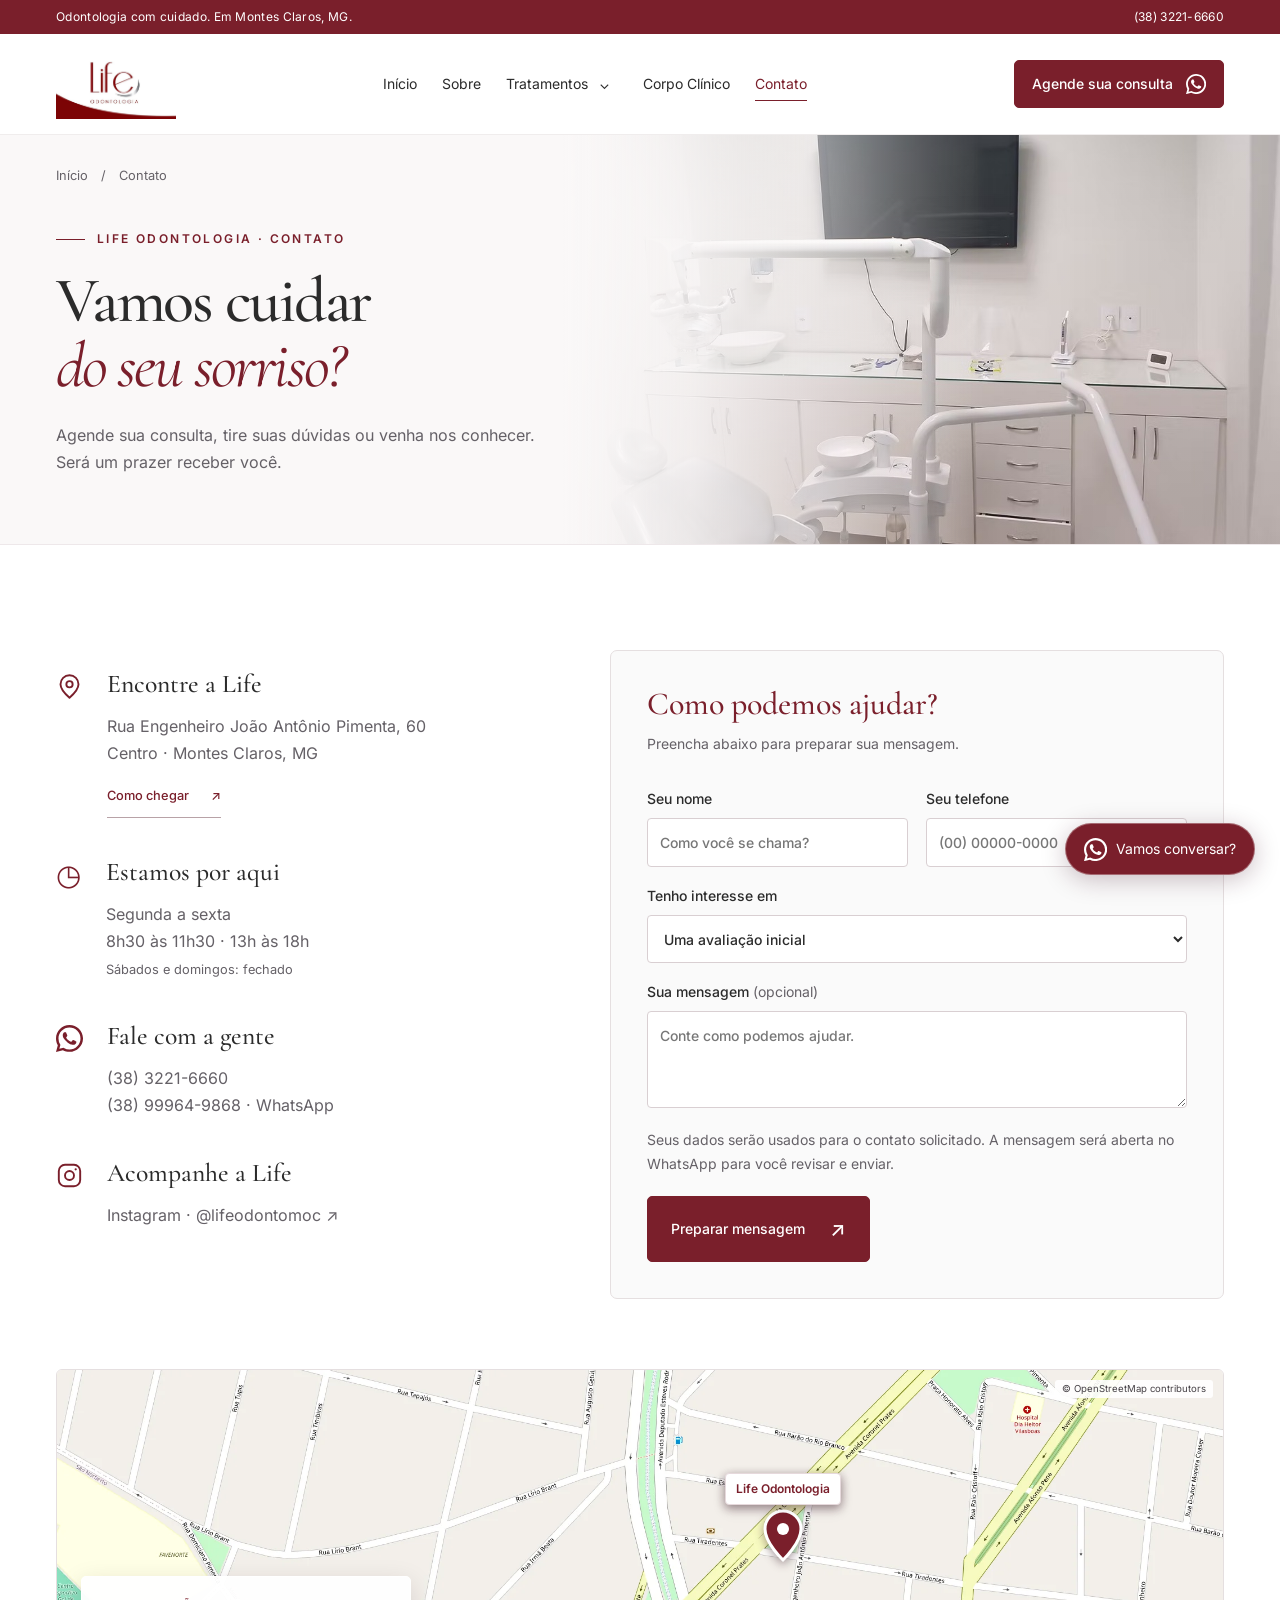
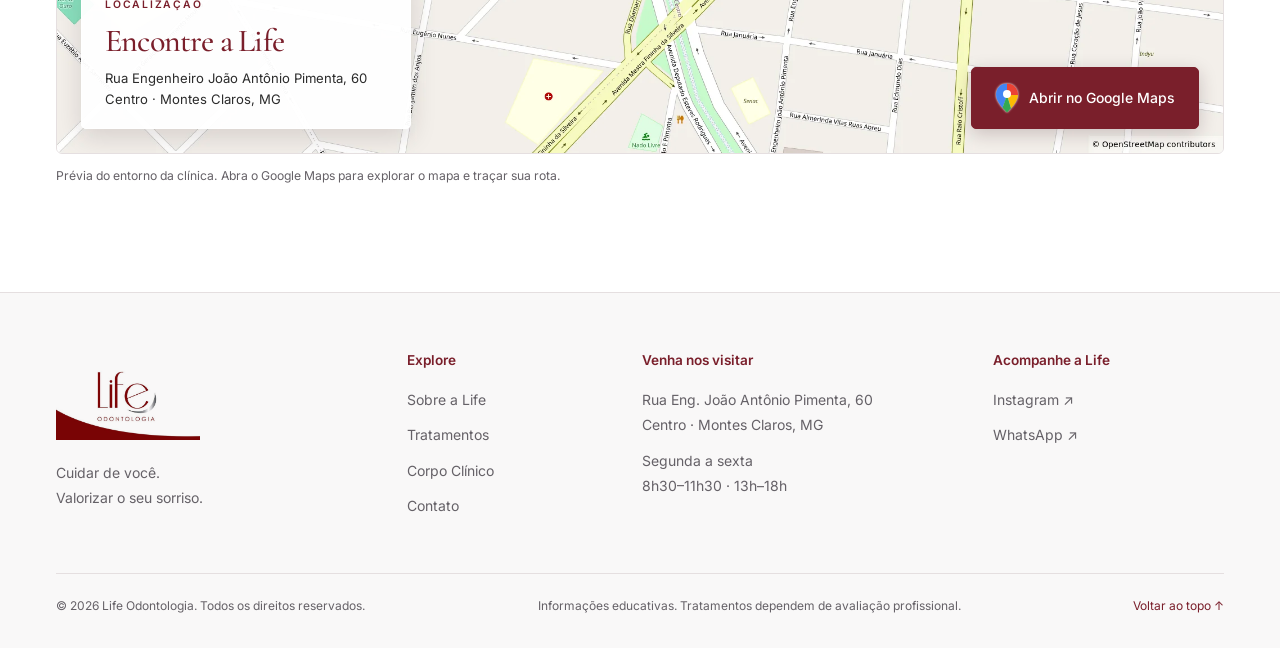
<file: contato/index.html>
<!doctype html>
<html lang="pt-BR">
<head>
  <meta charset="UTF-8"><meta name="viewport" content="width=device-width, initial-scale=1">
  <title>Contato e localização | Life Odontologia</title>
  <meta name="description" content="Fale com a Life Odontologia: (38) 3221-6660 e WhatsApp (38) 99964-9868. Veja endereço, horários e localização em Montes Claros.">
  <meta name="theme-color" content="#7A1F2B"><link rel="preconnect" href="https://www.google.com"><link rel="preconnect" href="https://maps.googleapis.com"><link rel="preconnect" href="https://maps.gstatic.com" crossorigin>
  <link rel="icon" type="image/svg+xml" href="../img/favicon.svg">
  <link rel="stylesheet" href="../style.css">
  <script src="../script.js" defer></script>
</head>
<body id="topo">
<a class="skip-link" href="#conteudo">Pular para o conteúdo</a>
<div class="topline"><div class="container"><span>Odontologia com cuidado. Em Montes Claros, MG.</span><a href="tel:+553832216660">(38) 3221-6660</a></div></div>
<header class="header"><div class="container nav-wrap">
  <a class="brand" href="../index.html" aria-label="Life Odontologia — início"><img src="../img/logo.jpg" alt="Life Odontologia" width="140" height="80"></a>
  <button class="menu-toggle" aria-expanded="false" aria-controls="navigation" aria-label="Abrir menu"><span></span><span></span></button>
  <nav id="navigation" aria-label="Menu principal"><a href="../index.html">Início</a><a href="../sobre/index.html">Sobre</a><div class="treatment-nav"><a href="../tratamentos/index.html">Tratamentos</a><button class="dropdown-toggle" aria-expanded="false" aria-controls="treatment-menu" aria-label="Abrir submenu de tratamentos"><span aria-hidden="true">⌄</span></button><div id="treatment-menu" class="dropdown" hidden><button class="view-all-treatments">Ver todos os tratamentos</button><button data-treatment="0">Implantodontia</button><button data-treatment="1">Periodontia</button><button data-treatment="2">Estética Dental</button><button data-treatment="3">Endodontia</button><button data-treatment="4">Prótese Dentária</button><button data-treatment="5">Ortodontia</button><button data-treatment="6">Harmonização Facial</button><button data-treatment="7">Odontogeriatria</button><button data-treatment="8">DTM</button><button data-treatment="9">Reabilitação Oral</button><button data-treatment="10">Lentes de Contato</button></div></div><a href="../corpo-clinico/index.html">Corpo Clínico</a><a href="../contato/index.html">Contato</a></nav>
  <a class="button small header-cta" href="https://wa.me/5538999649868?text=Ol%C3%A1%21%20Gostaria%20de%20agendar%20uma%20consulta." target="_blank" rel="noopener">Agende sua consulta <svg class="wa-icon" aria-hidden="true" focusable="false" xmlns="http://www.w3.org/2000/svg" viewBox="0 0 24 24"><path d="M17.472 14.382c-.297-.149-1.758-.867-2.03-.966-.273-.099-.471-.148-.67.15-.198.297-.767.966-.94 1.164-.173.198-.347.223-.644.075-.297-.149-1.255-.463-2.39-1.475-.883-.788-1.48-1.761-1.653-2.058-.173-.297-.018-.458.13-.606.134-.133.297-.347.446-.52.149-.174.198-.298.297-.496.099-.198.05-.372-.025-.52-.074-.149-.669-1.612-.916-2.206-.242-.579-.487-.5-.669-.51-.173-.008-.372-.01-.57-.01-.198 0-.52.074-.792.372-.272.297-1.04 1.015-1.04 2.479s1.065 2.876 1.213 3.074c.149.198 2.095 3.2 5.077 4.487.71.306 1.263.489 1.695.625.712.227 1.36.195 1.872.118.571-.085 1.758-.719 2.006-1.413.248-.694.248-1.29.173-1.413-.075-.124-.272-.198-.57-.347ZM12.004 0C5.383 0 .005 5.378.002 12c0 2.116.553 4.185 1.605 6.01L0 24l6.142-1.61c1.76.96 3.743 1.466 5.857 1.467h.005c6.62 0 11.998-5.379 12-12C24.005 5.379 18.627 0 12.004 0Zm0 21.825h-.004a9.8 9.8 0 0 1-4.979-1.364l-.357-.212-3.698.97.987-3.605-.234-.37a9.78 9.78 0 0 1-1.51-5.245C2.21 6.61 6.618 2.2 12.003 2.2c2.61 0 5.063 1.017 6.907 2.863A9.8 9.8 0 0 1 21.777 12c-.002 5.385-4.41 9.823-9.773 9.825Z"/></svg></a>
</div></header>
<main id="conteudo"><section class="page-banner has-photo"><div class="container"><nav class="breadcrumbs" aria-label="Caminho da página"><a href="../index.html">Início</a><span aria-hidden="true">/</span><span aria-current="page">Contato</span></nav><p class="eyebrow"><span></span> LIFE ODONTOLOGIA · CONTATO</p><h1>Vamos cuidar<br><em>do seu sorriso?</em></h1><p class="page-description">Agende sua consulta, tire suas dúvidas ou venha nos conhecer. Será um prazer receber você.</p></div><div class="page-banner-media"><img src="../img/consultorio%203.jpeg" alt="Ambiente da Life Odontologia" width="1200" height="800"></div></section><section class="contact section" id="contato"><div class="container"><div class="contact-grid"><div class="contact-info reveal"><div class="contact-item"><svg class="contact-icon" aria-hidden="true" focusable="false" viewBox="0 0 24 24" fill="none" stroke="currentColor" stroke-width="1.7" stroke-linecap="round" stroke-linejoin="round"><path d="M20 10c0 5-8 12-8 12S4 15 4 10a8 8 0 1 1 16 0Z"/><circle cx="12" cy="10" r="2.8"/></svg><div><h3>Encontre a Life</h3><p>Rua Engenheiro João Antônio Pimenta, 60<br>Centro · Montes Claros, MG</p><a class="text-link" href="https://www.google.com/maps/search/?api=1&amp;query=Cl%C3%ADnica%20Life%20Odontologia%20Rua%20Engenheiro%20Jo%C3%A3o%20Ant%C3%B4nio%20Pimenta%2060%20Montes%20Claros" target="_blank" rel="noopener">Como chegar <span aria-hidden="true">↗</span></a></div></div><div class="contact-item"><span aria-hidden="true">◷</span><div><h3>Estamos por aqui</h3><p>Segunda a sexta<br>8h30 às 11h30 · 13h às 18h<br><small>Sábados e domingos: fechado</small></p></div></div><div class="contact-item"><svg class="wa-icon" aria-hidden="true" focusable="false" xmlns="http://www.w3.org/2000/svg" viewBox="0 0 24 24"><path d="M17.472 14.382c-.297-.149-1.758-.867-2.03-.966-.273-.099-.471-.148-.67.15-.198.297-.767.966-.94 1.164-.173.198-.347.223-.644.075-.297-.149-1.255-.463-2.39-1.475-.883-.788-1.48-1.761-1.653-2.058-.173-.297-.018-.458.13-.606.134-.133.297-.347.446-.52.149-.174.198-.298.297-.496.099-.198.05-.372-.025-.52-.074-.149-.669-1.612-.916-2.206-.242-.579-.487-.5-.669-.51-.173-.008-.372-.01-.57-.01-.198 0-.52.074-.792.372-.272.297-1.04 1.015-1.04 2.479s1.065 2.876 1.213 3.074c.149.198 2.095 3.2 5.077 4.487.71.306 1.263.489 1.695.625.712.227 1.36.195 1.872.118.571-.085 1.758-.719 2.006-1.413.248-.694.248-1.29.173-1.413-.075-.124-.272-.198-.57-.347ZM12.004 0C5.383 0 .005 5.378.002 12c0 2.116.553 4.185 1.605 6.01L0 24l6.142-1.61c1.76.96 3.743 1.466 5.857 1.467h.005c6.62 0 11.998-5.379 12-12C24.005 5.379 18.627 0 12.004 0Zm0 21.825h-.004a9.8 9.8 0 0 1-4.979-1.364l-.357-.212-3.698.97.987-3.605-.234-.37a9.78 9.78 0 0 1-1.51-5.245C2.21 6.61 6.618 2.2 12.003 2.2c2.61 0 5.063 1.017 6.907 2.863A9.8 9.8 0 0 1 21.777 12c-.002 5.385-4.41 9.823-9.773 9.825Z"/></svg><div><h3>Fale com a gente</h3><a href="tel:+553832216660">(38) 3221-6660</a><br><a href="https://wa.me/5538999649868" target="_blank" rel="noopener">(38) 99964-9868 · WhatsApp</a></div></div><div class="contact-item"><svg class="contact-icon" aria-hidden="true" focusable="false" viewBox="0 0 24 24" fill="none" stroke="currentColor" stroke-width="1.7" stroke-linecap="round" stroke-linejoin="round"><rect x="2.5" y="2.5" width="19" height="19" rx="5.5"/><circle cx="12" cy="12" r="4"/><circle cx="17.5" cy="6.5" r="1" fill="currentColor" stroke="none"/></svg><div><h3>Acompanhe a Life</h3><a href="https://www.instagram.com/lifeodontomoc/" target="_blank" rel="noopener">Instagram · @lifeodontomoc ↗</a></div></div></div>
<form id="contact-form" class="contact-form reveal"><h3>Como podemos ajudar?</h3><p>Preencha abaixo para preparar sua mensagem.</p><div class="form-row"><label>Seu nome<input type="text" name="name" autocomplete="name" placeholder="Como você se chama?" minlength="2" maxlength="100" required></label><label>Seu telefone<input type="tel" name="phone" autocomplete="tel" inputmode="tel" placeholder="(00) 00000-0000" minlength="10" maxlength="19" required></label></div><label>Tenho interesse em<select name="treatment"><option value="Avaliação inicial">Uma avaliação inicial</option><option>Implantodontia</option><option>Periodontia</option><option>Estética Dental</option><option>Endodontia</option><option>Prótese Dentária</option><option>Ortodontia</option><option>Harmonização Facial</option><option>Odontogeriatria</option><option>DTM</option><option>Reabilitação Oral</option><option>Lentes de Contato</option></select></label><label>Sua mensagem <span class="optional">(opcional)</span><textarea name="message" rows="3" maxlength="1500" placeholder="Conte como podemos ajudar."></textarea></label><p class="form-notice">Seus dados serão usados para o contato solicitado. A mensagem será aberta no WhatsApp para você revisar e enviar.</p><button class="button" type="submit">Preparar mensagem <span aria-hidden="true">↗</span></button><div id="form-result" class="form-result" hidden aria-live="polite"><strong>Sua mensagem está pronta para revisão.</strong><p id="message-preview"></p><a id="send-message" class="button" target="_blank" rel="noopener">Continuar no WhatsApp <span aria-hidden="true">↗</span></a><p class="form-notice">O envio acontece somente quando você confirmar no WhatsApp.</p></div></form></div><div class="map-wrap map-access"><img class="map-access-photo" src="../img/mapa-localizacao.webp" alt="Prévia do mapa no Centro de Montes Claros, com a Rua Engenheiro João Antônio Pimenta" width="2073" height="687" loading="eager"><div class="map-access-pin" aria-hidden="true"><svg viewBox="0 0 40 54" fill="none"><path d="M20 2C10.1 2 2 10.1 2 20c0 14 18 31 18 31s18-17 18-31C38 10.1 29.9 2 20 2Z" fill="#7A1F2B" stroke="white" stroke-width="3"/><circle cx="20" cy="20" r="6" fill="white"/></svg><span>Life Odontologia</span></div><div class="map-access-overlay"><div class="map-access-content"><p class="map-access-kicker">LOCALIZAÇÃO</p><h2>Encontre a Life</h2><p>Rua Engenheiro João Antônio Pimenta, 60<br>Centro · Montes Claros, MG</p></div><a class="button map-access-button" href="https://www.google.com/maps/search/?api=1&amp;query=Cl%C3%ADnica%20Life%20Odontologia%20Rua%20Engenheiro%20Jo%C3%A3o%20Ant%C3%B4nio%20Pimenta%2060%20Montes%20Claros" target="_blank" rel="noopener" aria-label="Abrir localização da Life Odontologia no Google Maps"><img src="../img/google-maps.svg" alt="" width="23" height="23">Abrir no Google Maps</a></div><a class="map-attribution" href="https://www.openstreetmap.org/copyright" target="_blank" rel="noopener">© OpenStreetMap contributors</a></div><p class="map-access-note">Prévia do entorno da clínica. Abra o Google Maps para explorar o mapa e traçar sua rota.</p></div></section>
</main><footer><div class="container footer-top"><div><a href="../index.html" aria-label="Life Odontologia — voltar ao início"><img src="../img/logo.jpg" alt="Life Odontologia" width="144" height="92" loading="lazy"></a><p>Cuidar de você.<br>Valorizar o seu sorriso.</p></div><div><h3>Explore</h3><a href="../sobre/index.html">Sobre a Life</a><a href="../tratamentos/index.html">Tratamentos</a><a href="../corpo-clinico/index.html">Corpo Clínico</a><a href="../contato/index.html">Contato</a></div><div><h3>Venha nos visitar</h3><p>Rua Eng. João Antônio Pimenta, 60<br>Centro · Montes Claros, MG</p><p>Segunda a sexta<br>8h30–11h30 · 13h–18h</p></div><div><h3>Acompanhe a Life</h3><a href="https://www.instagram.com/lifeodontomoc/" target="_blank" rel="noopener">Instagram ↗</a><a href="https://wa.me/5538999649868" target="_blank" rel="noopener">WhatsApp ↗</a></div></div><div class="container footer-bottom"><p>© 2026 Life Odontologia. Todos os direitos reservados.</p><p>Informações educativas. Tratamentos dependem de avaliação profissional.</p><a href="#topo">Voltar ao topo ↑</a></div></footer><template id="treatment-0"><div class="detail-header"><img src="../img/01_implantodontia.png" alt="Implantodontia" width="380" height="240"><div><p class="eyebrow">TRATAMENTOS LIFE</p><h2 id="dialog-title">Implantodontia</h2></div></div><div class="detail-body"><p>Implantodontia é a especialidade da Odontologia que recupera espaços edêntulos através da instalação de parafusos de titânio no interior dos ossos maxilar ou mandibular a fim de repor raízes dentárias perdidas.</p><p class="detail-note">A indicação de cada tratamento depende de avaliação individual com o cirurgião-dentista.</p><a class="button" href="https://wa.me/5538999649868?text=Ol%C3%A1!%20Gostaria%20de%20agendar%20uma%20avalia%C3%A7%C3%A3o." target="_blank" rel="noopener">Agende uma avaliação <svg class="wa-icon" aria-hidden="true" focusable="false" xmlns="http://www.w3.org/2000/svg" viewBox="0 0 24 24"><path d="M17.472 14.382c-.297-.149-1.758-.867-2.03-.966-.273-.099-.471-.148-.67.15-.198.297-.767.966-.94 1.164-.173.198-.347.223-.644.075-.297-.149-1.255-.463-2.39-1.475-.883-.788-1.48-1.761-1.653-2.058-.173-.297-.018-.458.13-.606.134-.133.297-.347.446-.52.149-.174.198-.298.297-.496.099-.198.05-.372-.025-.52-.074-.149-.669-1.612-.916-2.206-.242-.579-.487-.5-.669-.51-.173-.008-.372-.01-.57-.01-.198 0-.52.074-.792.372-.272.297-1.04 1.015-1.04 2.479s1.065 2.876 1.213 3.074c.149.198 2.095 3.2 5.077 4.487.71.306 1.263.489 1.695.625.712.227 1.36.195 1.872.118.571-.085 1.758-.719 2.006-1.413.248-.694.248-1.29.173-1.413-.075-.124-.272-.198-.57-.347ZM12.004 0C5.383 0 .005 5.378.002 12c0 2.116.553 4.185 1.605 6.01L0 24l6.142-1.61c1.76.96 3.743 1.466 5.857 1.467h.005c6.62 0 11.998-5.379 12-12C24.005 5.379 18.627 0 12.004 0Zm0 21.825h-.004a9.8 9.8 0 0 1-4.979-1.364l-.357-.212-3.698.97.987-3.605-.234-.37a9.78 9.78 0 0 1-1.51-5.245C2.21 6.61 6.618 2.2 12.003 2.2c2.61 0 5.063 1.017 6.907 2.863A9.8 9.8 0 0 1 21.777 12c-.002 5.385-4.41 9.823-9.773 9.825Z"/></svg></a></div></template><template id="treatment-1"><div class="detail-header"><img src="../img/02_periodontia.png" alt="Periodontia" width="380" height="240"><div><p class="eyebrow">TRATAMENTOS LIFE</p><h2 id="dialog-title">Periodontia</h2></div></div><div class="detail-body"><p>A periodontia é a especialidade que estuda, previne e trata as doenças do sistema de implantação e suporte dos dentes. A gengiva é o tecido que reveste o osso que sustenta os dentes através do ligamento periodontal. Em virtude da má higiene, consequentemente presença de placa bacteriana, fumo, stress, imunodeficiência e maus hábitos alimentares, a gengiva fica fragilizada à infecção decorrente de bactérias presentes no meio oral. Todos esses fatores isolados ou associados podem levar a uma gengivite que pode progredir para uma periodontite (perda de suporte ósseo) e consequente perda dos elementos dentários.</p><p class="detail-note">A indicação de cada tratamento depende de avaliação individual com o cirurgião-dentista.</p><a class="button" href="https://wa.me/5538999649868?text=Ol%C3%A1!%20Gostaria%20de%20agendar%20uma%20avalia%C3%A7%C3%A3o." target="_blank" rel="noopener">Agende uma avaliação <svg class="wa-icon" aria-hidden="true" focusable="false" xmlns="http://www.w3.org/2000/svg" viewBox="0 0 24 24"><path d="M17.472 14.382c-.297-.149-1.758-.867-2.03-.966-.273-.099-.471-.148-.67.15-.198.297-.767.966-.94 1.164-.173.198-.347.223-.644.075-.297-.149-1.255-.463-2.39-1.475-.883-.788-1.48-1.761-1.653-2.058-.173-.297-.018-.458.13-.606.134-.133.297-.347.446-.52.149-.174.198-.298.297-.496.099-.198.05-.372-.025-.52-.074-.149-.669-1.612-.916-2.206-.242-.579-.487-.5-.669-.51-.173-.008-.372-.01-.57-.01-.198 0-.52.074-.792.372-.272.297-1.04 1.015-1.04 2.479s1.065 2.876 1.213 3.074c.149.198 2.095 3.2 5.077 4.487.71.306 1.263.489 1.695.625.712.227 1.36.195 1.872.118.571-.085 1.758-.719 2.006-1.413.248-.694.248-1.29.173-1.413-.075-.124-.272-.198-.57-.347ZM12.004 0C5.383 0 .005 5.378.002 12c0 2.116.553 4.185 1.605 6.01L0 24l6.142-1.61c1.76.96 3.743 1.466 5.857 1.467h.005c6.62 0 11.998-5.379 12-12C24.005 5.379 18.627 0 12.004 0Zm0 21.825h-.004a9.8 9.8 0 0 1-4.979-1.364l-.357-.212-3.698.97.987-3.605-.234-.37a9.78 9.78 0 0 1-1.51-5.245C2.21 6.61 6.618 2.2 12.003 2.2c2.61 0 5.063 1.017 6.907 2.863A9.8 9.8 0 0 1 21.777 12c-.002 5.385-4.41 9.823-9.773 9.825Z"/></svg></a></div></template><template id="treatment-2"><div class="detail-header"><img src="../img/03_estetica-dental.png" alt="Estética Dental" width="380" height="240"><div><p class="eyebrow">TRATAMENTOS LIFE</p><h2 id="dialog-title">Estética Dental</h2></div></div><div class="detail-body"><p>A odontologia moderna oferece uma grande variedade de opções de tratamento para pessoas que buscam melhorar seu sorriso. As opções variam de facetas de porcelana, aparelhos ortodônticos ou mesmo um simples clareamento. Em muitos casos, é necessária uma combinação de técnicas para atingir os melhores resultados.</p><p class="detail-note">A indicação de cada tratamento depende de avaliação individual com o cirurgião-dentista.</p><a class="button" href="https://wa.me/5538999649868?text=Ol%C3%A1!%20Gostaria%20de%20agendar%20uma%20avalia%C3%A7%C3%A3o." target="_blank" rel="noopener">Agende uma avaliação <svg class="wa-icon" aria-hidden="true" focusable="false" xmlns="http://www.w3.org/2000/svg" viewBox="0 0 24 24"><path d="M17.472 14.382c-.297-.149-1.758-.867-2.03-.966-.273-.099-.471-.148-.67.15-.198.297-.767.966-.94 1.164-.173.198-.347.223-.644.075-.297-.149-1.255-.463-2.39-1.475-.883-.788-1.48-1.761-1.653-2.058-.173-.297-.018-.458.13-.606.134-.133.297-.347.446-.52.149-.174.198-.298.297-.496.099-.198.05-.372-.025-.52-.074-.149-.669-1.612-.916-2.206-.242-.579-.487-.5-.669-.51-.173-.008-.372-.01-.57-.01-.198 0-.52.074-.792.372-.272.297-1.04 1.015-1.04 2.479s1.065 2.876 1.213 3.074c.149.198 2.095 3.2 5.077 4.487.71.306 1.263.489 1.695.625.712.227 1.36.195 1.872.118.571-.085 1.758-.719 2.006-1.413.248-.694.248-1.29.173-1.413-.075-.124-.272-.198-.57-.347ZM12.004 0C5.383 0 .005 5.378.002 12c0 2.116.553 4.185 1.605 6.01L0 24l6.142-1.61c1.76.96 3.743 1.466 5.857 1.467h.005c6.62 0 11.998-5.379 12-12C24.005 5.379 18.627 0 12.004 0Zm0 21.825h-.004a9.8 9.8 0 0 1-4.979-1.364l-.357-.212-3.698.97.987-3.605-.234-.37a9.78 9.78 0 0 1-1.51-5.245C2.21 6.61 6.618 2.2 12.003 2.2c2.61 0 5.063 1.017 6.907 2.863A9.8 9.8 0 0 1 21.777 12c-.002 5.385-4.41 9.823-9.773 9.825Z"/></svg></a></div></template><template id="treatment-3"><div class="detail-header"><img src="../img/04_endodontia.png" alt="Endodontia" width="380" height="240"><div><p class="eyebrow">TRATAMENTOS LIFE</p><h2 id="dialog-title">Endodontia</h2></div></div><div class="detail-body"><p>A endodontia é a especialidade da Odontologia que trata das lesões e doenças da polpa (nervo) e da raiz do dente. Popularmente, endodontia também é chamada de tratamento de canal. É a especialidade que estuda e trata as enfermidades da polpa dentária, de todo o sistema de canais radiculares e dos tecidos periapicais. O tratamento consiste na remoção da polpa dental, uma estrutura viva, que contém, entre outros elementos, nervos e vasos sanguíneos, e substituição por material restaurador.</p><p class="detail-note">A indicação de cada tratamento depende de avaliação individual com o cirurgião-dentista.</p><a class="button" href="https://wa.me/5538999649868?text=Ol%C3%A1!%20Gostaria%20de%20agendar%20uma%20avalia%C3%A7%C3%A3o." target="_blank" rel="noopener">Agende uma avaliação <svg class="wa-icon" aria-hidden="true" focusable="false" xmlns="http://www.w3.org/2000/svg" viewBox="0 0 24 24"><path d="M17.472 14.382c-.297-.149-1.758-.867-2.03-.966-.273-.099-.471-.148-.67.15-.198.297-.767.966-.94 1.164-.173.198-.347.223-.644.075-.297-.149-1.255-.463-2.39-1.475-.883-.788-1.48-1.761-1.653-2.058-.173-.297-.018-.458.13-.606.134-.133.297-.347.446-.52.149-.174.198-.298.297-.496.099-.198.05-.372-.025-.52-.074-.149-.669-1.612-.916-2.206-.242-.579-.487-.5-.669-.51-.173-.008-.372-.01-.57-.01-.198 0-.52.074-.792.372-.272.297-1.04 1.015-1.04 2.479s1.065 2.876 1.213 3.074c.149.198 2.095 3.2 5.077 4.487.71.306 1.263.489 1.695.625.712.227 1.36.195 1.872.118.571-.085 1.758-.719 2.006-1.413.248-.694.248-1.29.173-1.413-.075-.124-.272-.198-.57-.347ZM12.004 0C5.383 0 .005 5.378.002 12c0 2.116.553 4.185 1.605 6.01L0 24l6.142-1.61c1.76.96 3.743 1.466 5.857 1.467h.005c6.62 0 11.998-5.379 12-12C24.005 5.379 18.627 0 12.004 0Zm0 21.825h-.004a9.8 9.8 0 0 1-4.979-1.364l-.357-.212-3.698.97.987-3.605-.234-.37a9.78 9.78 0 0 1-1.51-5.245C2.21 6.61 6.618 2.2 12.003 2.2c2.61 0 5.063 1.017 6.907 2.863A9.8 9.8 0 0 1 21.777 12c-.002 5.385-4.41 9.823-9.773 9.825Z"/></svg></a></div></template><template id="treatment-4"><div class="detail-header"><img src="../img/05_protese-dentaria.png" alt="Prótese Dentária" width="380" height="240"><div><p class="eyebrow">TRATAMENTOS LIFE</p><h2 id="dialog-title">Prótese Dentária</h2></div></div><div class="detail-body"><p>A prótese dentária é uma especialidade da odontologia que tem como objetivo a reconstrução parcial dos dentes destruídos ou a reposição dos dentes ausentes, garantindo parte da reabilitação oral. A recuperação ou reposição dos elementos dentários pode ser realizada através das diferentes modalidades de prótese: prótese removível ou prótese fixa, tanto sobre dentes quanto sobre implantes. Com as novas tecnologias (sistemas CAD/CAM) e o desenvolvimento das novas cerâmicas (zircônia e cerâmicas de injeção, por exemplo), é possível a realização de trabalhos extremamente naturais e menos invasivos (menor desgaste dentário).</p><p class="detail-note">A indicação de cada tratamento depende de avaliação individual com o cirurgião-dentista.</p><a class="button" href="https://wa.me/5538999649868?text=Ol%C3%A1!%20Gostaria%20de%20agendar%20uma%20avalia%C3%A7%C3%A3o." target="_blank" rel="noopener">Agende uma avaliação <svg class="wa-icon" aria-hidden="true" focusable="false" xmlns="http://www.w3.org/2000/svg" viewBox="0 0 24 24"><path d="M17.472 14.382c-.297-.149-1.758-.867-2.03-.966-.273-.099-.471-.148-.67.15-.198.297-.767.966-.94 1.164-.173.198-.347.223-.644.075-.297-.149-1.255-.463-2.39-1.475-.883-.788-1.48-1.761-1.653-2.058-.173-.297-.018-.458.13-.606.134-.133.297-.347.446-.52.149-.174.198-.298.297-.496.099-.198.05-.372-.025-.52-.074-.149-.669-1.612-.916-2.206-.242-.579-.487-.5-.669-.51-.173-.008-.372-.01-.57-.01-.198 0-.52.074-.792.372-.272.297-1.04 1.015-1.04 2.479s1.065 2.876 1.213 3.074c.149.198 2.095 3.2 5.077 4.487.71.306 1.263.489 1.695.625.712.227 1.36.195 1.872.118.571-.085 1.758-.719 2.006-1.413.248-.694.248-1.29.173-1.413-.075-.124-.272-.198-.57-.347ZM12.004 0C5.383 0 .005 5.378.002 12c0 2.116.553 4.185 1.605 6.01L0 24l6.142-1.61c1.76.96 3.743 1.466 5.857 1.467h.005c6.62 0 11.998-5.379 12-12C24.005 5.379 18.627 0 12.004 0Zm0 21.825h-.004a9.8 9.8 0 0 1-4.979-1.364l-.357-.212-3.698.97.987-3.605-.234-.37a9.78 9.78 0 0 1-1.51-5.245C2.21 6.61 6.618 2.2 12.003 2.2c2.61 0 5.063 1.017 6.907 2.863A9.8 9.8 0 0 1 21.777 12c-.002 5.385-4.41 9.823-9.773 9.825Z"/></svg></a></div></template><template id="treatment-5"><div class="detail-header"><img src="../img/06_ortodontia.png" alt="Ortodontia" width="380" height="240"><div><p class="eyebrow">TRATAMENTOS LIFE</p><h2 id="dialog-title">Ortodontia</h2></div></div><div class="detail-body"><p>A Ortodontia é a especialidade da Odontologia relacionada ao estudo, prevenção e tratamento dos problemas de crescimento, desenvolvimento e amadurecimento da face, dos arcos dentários e da mordida, ou seja, disfunções dento-faciais.</p><p class="detail-note">A indicação de cada tratamento depende de avaliação individual com o cirurgião-dentista.</p><a class="button" href="https://wa.me/5538999649868?text=Ol%C3%A1!%20Gostaria%20de%20agendar%20uma%20avalia%C3%A7%C3%A3o." target="_blank" rel="noopener">Agende uma avaliação <svg class="wa-icon" aria-hidden="true" focusable="false" xmlns="http://www.w3.org/2000/svg" viewBox="0 0 24 24"><path d="M17.472 14.382c-.297-.149-1.758-.867-2.03-.966-.273-.099-.471-.148-.67.15-.198.297-.767.966-.94 1.164-.173.198-.347.223-.644.075-.297-.149-1.255-.463-2.39-1.475-.883-.788-1.48-1.761-1.653-2.058-.173-.297-.018-.458.13-.606.134-.133.297-.347.446-.52.149-.174.198-.298.297-.496.099-.198.05-.372-.025-.52-.074-.149-.669-1.612-.916-2.206-.242-.579-.487-.5-.669-.51-.173-.008-.372-.01-.57-.01-.198 0-.52.074-.792.372-.272.297-1.04 1.015-1.04 2.479s1.065 2.876 1.213 3.074c.149.198 2.095 3.2 5.077 4.487.71.306 1.263.489 1.695.625.712.227 1.36.195 1.872.118.571-.085 1.758-.719 2.006-1.413.248-.694.248-1.29.173-1.413-.075-.124-.272-.198-.57-.347ZM12.004 0C5.383 0 .005 5.378.002 12c0 2.116.553 4.185 1.605 6.01L0 24l6.142-1.61c1.76.96 3.743 1.466 5.857 1.467h.005c6.62 0 11.998-5.379 12-12C24.005 5.379 18.627 0 12.004 0Zm0 21.825h-.004a9.8 9.8 0 0 1-4.979-1.364l-.357-.212-3.698.97.987-3.605-.234-.37a9.78 9.78 0 0 1-1.51-5.245C2.21 6.61 6.618 2.2 12.003 2.2c2.61 0 5.063 1.017 6.907 2.863A9.8 9.8 0 0 1 21.777 12c-.002 5.385-4.41 9.823-9.773 9.825Z"/></svg></a></div></template><template id="treatment-6"><div class="detail-header"><img src="../img/07_harmonizacao-facial.png" alt="Harmonização Facial" width="380" height="240"><div><p class="eyebrow">TRATAMENTOS LIFE</p><h2 id="dialog-title">Harmonização Facial</h2></div></div><div class="detail-body"><p>A Harmonização Facial é um conjunto de procedimentos estéticos que tem por objetivo harmonizar os dentes esteticamente e funcionalmente com a boca e com a face. Ela atende à ansiedade e à expectativa das pessoas que buscam um ganho estético facial mais amplo, onde os dentes complementam o sorriso que completa o rosto como um todo, a partir de uma visão mais aprofundada da face na busca de um equilíbrio funcional e estético integrado. Envolve procedimentos como: Bichectomia, Redução de Papada, Lente de Contato Dental, Aparelho Lingual, Aparelho Transparente, Invisalign, Clareamento Dental e muitos outros.</p><p class="detail-note">A indicação de cada tratamento depende de avaliação individual com o cirurgião-dentista.</p><a class="button" href="https://wa.me/5538999649868?text=Ol%C3%A1!%20Gostaria%20de%20agendar%20uma%20avalia%C3%A7%C3%A3o." target="_blank" rel="noopener">Agende uma avaliação <svg class="wa-icon" aria-hidden="true" focusable="false" xmlns="http://www.w3.org/2000/svg" viewBox="0 0 24 24"><path d="M17.472 14.382c-.297-.149-1.758-.867-2.03-.966-.273-.099-.471-.148-.67.15-.198.297-.767.966-.94 1.164-.173.198-.347.223-.644.075-.297-.149-1.255-.463-2.39-1.475-.883-.788-1.48-1.761-1.653-2.058-.173-.297-.018-.458.13-.606.134-.133.297-.347.446-.52.149-.174.198-.298.297-.496.099-.198.05-.372-.025-.52-.074-.149-.669-1.612-.916-2.206-.242-.579-.487-.5-.669-.51-.173-.008-.372-.01-.57-.01-.198 0-.52.074-.792.372-.272.297-1.04 1.015-1.04 2.479s1.065 2.876 1.213 3.074c.149.198 2.095 3.2 5.077 4.487.71.306 1.263.489 1.695.625.712.227 1.36.195 1.872.118.571-.085 1.758-.719 2.006-1.413.248-.694.248-1.29.173-1.413-.075-.124-.272-.198-.57-.347ZM12.004 0C5.383 0 .005 5.378.002 12c0 2.116.553 4.185 1.605 6.01L0 24l6.142-1.61c1.76.96 3.743 1.466 5.857 1.467h.005c6.62 0 11.998-5.379 12-12C24.005 5.379 18.627 0 12.004 0Zm0 21.825h-.004a9.8 9.8 0 0 1-4.979-1.364l-.357-.212-3.698.97.987-3.605-.234-.37a9.78 9.78 0 0 1-1.51-5.245C2.21 6.61 6.618 2.2 12.003 2.2c2.61 0 5.063 1.017 6.907 2.863A9.8 9.8 0 0 1 21.777 12c-.002 5.385-4.41 9.823-9.773 9.825Z"/></svg></a></div></template><template id="treatment-7"><div class="detail-header"><img src="../img/08_odontogeriatria.png" alt="Odontogeriatria" width="380" height="240"><div><p class="eyebrow">TRATAMENTOS LIFE</p><h2 id="dialog-title">Odontogeriatria</h2></div></div><div class="detail-body"><p>A odontogeriatria é uma das especialidades da odontologia que se responsabiliza pela investigação, organização e realização da atividade direcionada à promoção da saúde do idoso. A doença periodontal é grande em idosos, por essa razão é importante a prevenção para evitar futuros problemas bucais.</p><p class="detail-note">A indicação de cada tratamento depende de avaliação individual com o cirurgião-dentista.</p><a class="button" href="https://wa.me/5538999649868?text=Ol%C3%A1!%20Gostaria%20de%20agendar%20uma%20avalia%C3%A7%C3%A3o." target="_blank" rel="noopener">Agende uma avaliação <svg class="wa-icon" aria-hidden="true" focusable="false" xmlns="http://www.w3.org/2000/svg" viewBox="0 0 24 24"><path d="M17.472 14.382c-.297-.149-1.758-.867-2.03-.966-.273-.099-.471-.148-.67.15-.198.297-.767.966-.94 1.164-.173.198-.347.223-.644.075-.297-.149-1.255-.463-2.39-1.475-.883-.788-1.48-1.761-1.653-2.058-.173-.297-.018-.458.13-.606.134-.133.297-.347.446-.52.149-.174.198-.298.297-.496.099-.198.05-.372-.025-.52-.074-.149-.669-1.612-.916-2.206-.242-.579-.487-.5-.669-.51-.173-.008-.372-.01-.57-.01-.198 0-.52.074-.792.372-.272.297-1.04 1.015-1.04 2.479s1.065 2.876 1.213 3.074c.149.198 2.095 3.2 5.077 4.487.71.306 1.263.489 1.695.625.712.227 1.36.195 1.872.118.571-.085 1.758-.719 2.006-1.413.248-.694.248-1.29.173-1.413-.075-.124-.272-.198-.57-.347ZM12.004 0C5.383 0 .005 5.378.002 12c0 2.116.553 4.185 1.605 6.01L0 24l6.142-1.61c1.76.96 3.743 1.466 5.857 1.467h.005c6.62 0 11.998-5.379 12-12C24.005 5.379 18.627 0 12.004 0Zm0 21.825h-.004a9.8 9.8 0 0 1-4.979-1.364l-.357-.212-3.698.97.987-3.605-.234-.37a9.78 9.78 0 0 1-1.51-5.245C2.21 6.61 6.618 2.2 12.003 2.2c2.61 0 5.063 1.017 6.907 2.863A9.8 9.8 0 0 1 21.777 12c-.002 5.385-4.41 9.823-9.773 9.825Z"/></svg></a></div></template><template id="treatment-8"><div class="detail-header"><img src="../img/09_dtm.png" alt="DTM" width="380" height="240"><div><p class="eyebrow">TRATAMENTOS LIFE</p><h2 id="dialog-title">DTM</h2></div></div><div class="detail-body"><p>A disfunção temporomandibular e a dor orofacial são alterações patológicas da articulação temporomandibular (ATM). Os sintomas mais comuns são: dificuldades, dor ou limitação para abrir ou movimentar a boca, ruído nas ATM, travamento da mandíbula, dores ou cansaço nos músculos da face, ouvido e região.</p><p class="detail-note">A indicação de cada tratamento depende de avaliação individual com o cirurgião-dentista.</p><a class="button" href="https://wa.me/5538999649868?text=Ol%C3%A1!%20Gostaria%20de%20agendar%20uma%20avalia%C3%A7%C3%A3o." target="_blank" rel="noopener">Agende uma avaliação <svg class="wa-icon" aria-hidden="true" focusable="false" xmlns="http://www.w3.org/2000/svg" viewBox="0 0 24 24"><path d="M17.472 14.382c-.297-.149-1.758-.867-2.03-.966-.273-.099-.471-.148-.67.15-.198.297-.767.966-.94 1.164-.173.198-.347.223-.644.075-.297-.149-1.255-.463-2.39-1.475-.883-.788-1.48-1.761-1.653-2.058-.173-.297-.018-.458.13-.606.134-.133.297-.347.446-.52.149-.174.198-.298.297-.496.099-.198.05-.372-.025-.52-.074-.149-.669-1.612-.916-2.206-.242-.579-.487-.5-.669-.51-.173-.008-.372-.01-.57-.01-.198 0-.52.074-.792.372-.272.297-1.04 1.015-1.04 2.479s1.065 2.876 1.213 3.074c.149.198 2.095 3.2 5.077 4.487.71.306 1.263.489 1.695.625.712.227 1.36.195 1.872.118.571-.085 1.758-.719 2.006-1.413.248-.694.248-1.29.173-1.413-.075-.124-.272-.198-.57-.347ZM12.004 0C5.383 0 .005 5.378.002 12c0 2.116.553 4.185 1.605 6.01L0 24l6.142-1.61c1.76.96 3.743 1.466 5.857 1.467h.005c6.62 0 11.998-5.379 12-12C24.005 5.379 18.627 0 12.004 0Zm0 21.825h-.004a9.8 9.8 0 0 1-4.979-1.364l-.357-.212-3.698.97.987-3.605-.234-.37a9.78 9.78 0 0 1-1.51-5.245C2.21 6.61 6.618 2.2 12.003 2.2c2.61 0 5.063 1.017 6.907 2.863A9.8 9.8 0 0 1 21.777 12c-.002 5.385-4.41 9.823-9.773 9.825Z"/></svg></a></div></template><template id="treatment-9"><div class="detail-header"><img src="../img/10_reabilitacao-oral.png" alt="Reabilitação Oral" width="380" height="240"><div><p class="eyebrow">TRATAMENTOS LIFE</p><h2 id="dialog-title">Reabilitação Oral</h2></div></div><div class="detail-body"><p>A Reabilitação Oral consiste em uma atuação multidisciplinar, onde são realizados procedimentos diversos para devolver a função e a estética dentária do paciente. Tudo começa por um criterioso exame clínico, estudo de imagens (radiografias, ressonâncias, tomografias) e avaliação do tipo de oclusão, levando-se sempre em conta a expectativa e os anseios do paciente. Através de modelos de gesso, é possível fazer um ensaio de diagnóstico, planejando com técnicas modernas os resultados possíveis para cada caso clínico. Em alguns casos se realiza a técnica de mock-up para uma simulação com alto grau de perfeição estética. Os benefícios do tratamento não se restringem somente à estética, mas também à qualidade de vida e bem-estar dos pacientes, devolvendo uma mastigação correta e satisfatória. Com indicações que vão desde pacientes com bruxismo ou desgaste decorrente do tempo, até perda de elementos pela doença periodontal ou perda de dentes precoce, e necessidade de correção através de implantes osseointegrados unitários ou múltiplos, o sucesso do tratamento é uma realidade ao alcance de todos os insatisfeitos com o próprio sorriso.</p><p class="detail-note">A indicação de cada tratamento depende de avaliação individual com o cirurgião-dentista.</p><a class="button" href="https://wa.me/5538999649868?text=Ol%C3%A1!%20Gostaria%20de%20agendar%20uma%20avalia%C3%A7%C3%A3o." target="_blank" rel="noopener">Agende uma avaliação <svg class="wa-icon" aria-hidden="true" focusable="false" xmlns="http://www.w3.org/2000/svg" viewBox="0 0 24 24"><path d="M17.472 14.382c-.297-.149-1.758-.867-2.03-.966-.273-.099-.471-.148-.67.15-.198.297-.767.966-.94 1.164-.173.198-.347.223-.644.075-.297-.149-1.255-.463-2.39-1.475-.883-.788-1.48-1.761-1.653-2.058-.173-.297-.018-.458.13-.606.134-.133.297-.347.446-.52.149-.174.198-.298.297-.496.099-.198.05-.372-.025-.52-.074-.149-.669-1.612-.916-2.206-.242-.579-.487-.5-.669-.51-.173-.008-.372-.01-.57-.01-.198 0-.52.074-.792.372-.272.297-1.04 1.015-1.04 2.479s1.065 2.876 1.213 3.074c.149.198 2.095 3.2 5.077 4.487.71.306 1.263.489 1.695.625.712.227 1.36.195 1.872.118.571-.085 1.758-.719 2.006-1.413.248-.694.248-1.29.173-1.413-.075-.124-.272-.198-.57-.347ZM12.004 0C5.383 0 .005 5.378.002 12c0 2.116.553 4.185 1.605 6.01L0 24l6.142-1.61c1.76.96 3.743 1.466 5.857 1.467h.005c6.62 0 11.998-5.379 12-12C24.005 5.379 18.627 0 12.004 0Zm0 21.825h-.004a9.8 9.8 0 0 1-4.979-1.364l-.357-.212-3.698.97.987-3.605-.234-.37a9.78 9.78 0 0 1-1.51-5.245C2.21 6.61 6.618 2.2 12.003 2.2c2.61 0 5.063 1.017 6.907 2.863A9.8 9.8 0 0 1 21.777 12c-.002 5.385-4.41 9.823-9.773 9.825Z"/></svg></a></div></template><template id="treatment-10"><div class="detail-header"><img src="../img/11_lentes-de-contato.png" alt="Lentes de Contato" width="380" height="240"><div><p class="eyebrow">TRATAMENTOS LIFE</p><h2 id="dialog-title">Lentes de Contato</h2></div></div><div class="detail-body"><p>Com a evolução das propriedades mecânicas das cerâmicas odontológicas, hoje é possível construir estruturas cerâmicas ultra-finas (lentes de contato dentárias) com apenas 0,2 mm de espessura, que possibilitam um tratamento altamente estético e minimamente invasivo, com mínimo desgaste ou, em determinadas situações, nenhum desgaste dentário. São normalmente indicadas por razões estéticas, sendo capazes de corrigir desde pequenas imperfeições de forma dental até dentes anteriores com pequenas fraturas ou com diastemas. Podem ser usadas ainda para disfarçar manchas dentárias, pequenas descolorações e para aumentar o tamanho dos dentes. São confeccionadas em laboratório a partir de um modelo obtido em consultório e depois &quot;coladas&quot; aos dentes com um cimento resinoso — garantia de um sorriso natural e mais confiante.</p><p class="detail-note">A indicação de cada tratamento depende de avaliação individual com o cirurgião-dentista.</p><a class="button" href="https://wa.me/5538999649868?text=Ol%C3%A1!%20Gostaria%20de%20agendar%20uma%20avalia%C3%A7%C3%A3o." target="_blank" rel="noopener">Agende uma avaliação <svg class="wa-icon" aria-hidden="true" focusable="false" xmlns="http://www.w3.org/2000/svg" viewBox="0 0 24 24"><path d="M17.472 14.382c-.297-.149-1.758-.867-2.03-.966-.273-.099-.471-.148-.67.15-.198.297-.767.966-.94 1.164-.173.198-.347.223-.644.075-.297-.149-1.255-.463-2.39-1.475-.883-.788-1.48-1.761-1.653-2.058-.173-.297-.018-.458.13-.606.134-.133.297-.347.446-.52.149-.174.198-.298.297-.496.099-.198.05-.372-.025-.52-.074-.149-.669-1.612-.916-2.206-.242-.579-.487-.5-.669-.51-.173-.008-.372-.01-.57-.01-.198 0-.52.074-.792.372-.272.297-1.04 1.015-1.04 2.479s1.065 2.876 1.213 3.074c.149.198 2.095 3.2 5.077 4.487.71.306 1.263.489 1.695.625.712.227 1.36.195 1.872.118.571-.085 1.758-.719 2.006-1.413.248-.694.248-1.29.173-1.413-.075-.124-.272-.198-.57-.347ZM12.004 0C5.383 0 .005 5.378.002 12c0 2.116.553 4.185 1.605 6.01L0 24l6.142-1.61c1.76.96 3.743 1.466 5.857 1.467h.005c6.62 0 11.998-5.379 12-12C24.005 5.379 18.627 0 12.004 0Zm0 21.825h-.004a9.8 9.8 0 0 1-4.979-1.364l-.357-.212-3.698.97.987-3.605-.234-.37a9.78 9.78 0 0 1-1.51-5.245C2.21 6.61 6.618 2.2 12.003 2.2c2.61 0 5.063 1.017 6.907 2.863A9.8 9.8 0 0 1 21.777 12c-.002 5.385-4.41 9.823-9.773 9.825Z"/></svg></a></div></template><a class="whatsapp-float" href="https://wa.me/5538999649868" target="_blank" rel="noopener" aria-label="Fale com a Life pelo WhatsApp"><svg class="wa-icon" aria-hidden="true" focusable="false" xmlns="http://www.w3.org/2000/svg" viewBox="0 0 24 24"><path d="M17.472 14.382c-.297-.149-1.758-.867-2.03-.966-.273-.099-.471-.148-.67.15-.198.297-.767.966-.94 1.164-.173.198-.347.223-.644.075-.297-.149-1.255-.463-2.39-1.475-.883-.788-1.48-1.761-1.653-2.058-.173-.297-.018-.458.13-.606.134-.133.297-.347.446-.52.149-.174.198-.298.297-.496.099-.198.05-.372-.025-.52-.074-.149-.669-1.612-.916-2.206-.242-.579-.487-.5-.669-.51-.173-.008-.372-.01-.57-.01-.198 0-.52.074-.792.372-.272.297-1.04 1.015-1.04 2.479s1.065 2.876 1.213 3.074c.149.198 2.095 3.2 5.077 4.487.71.306 1.263.489 1.695.625.712.227 1.36.195 1.872.118.571-.085 1.758-.719 2.006-1.413.248-.694.248-1.29.173-1.413-.075-.124-.272-.198-.57-.347ZM12.004 0C5.383 0 .005 5.378.002 12c0 2.116.553 4.185 1.605 6.01L0 24l6.142-1.61c1.76.96 3.743 1.466 5.857 1.467h.005c6.62 0 11.998-5.379 12-12C24.005 5.379 18.627 0 12.004 0Zm0 21.825h-.004a9.8 9.8 0 0 1-4.979-1.364l-.357-.212-3.698.97.987-3.605-.234-.37a9.78 9.78 0 0 1-1.51-5.245C2.21 6.61 6.618 2.2 12.003 2.2c2.61 0 5.063 1.017 6.907 2.863A9.8 9.8 0 0 1 21.777 12c-.002 5.385-4.41 9.823-9.773 9.825Z"/></svg><span>Vamos conversar?</span></a>
<dialog id="treatment-dialog" aria-labelledby="dialog-title"><button class="dialog-close" aria-label="Fechar detalhes">×</button><div id="dialog-content"></div></dialog>
</body></html>
</file>
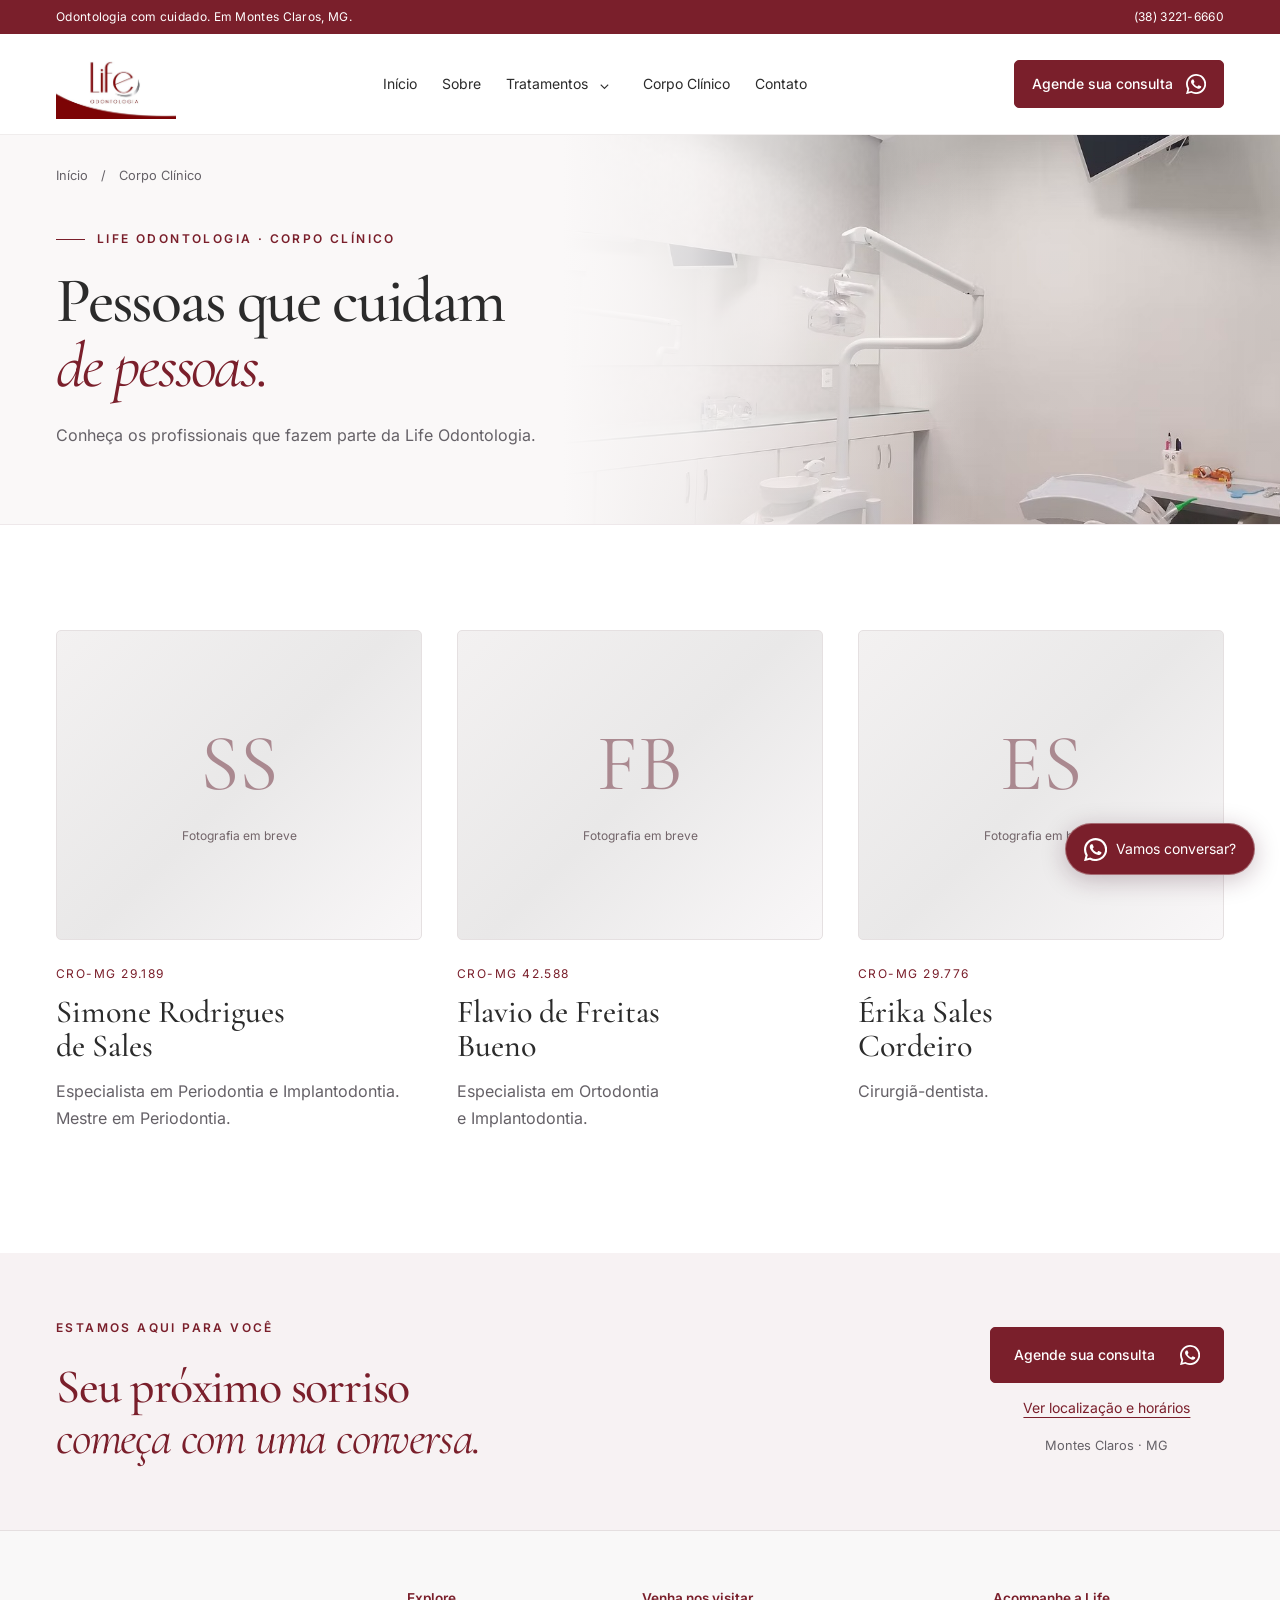
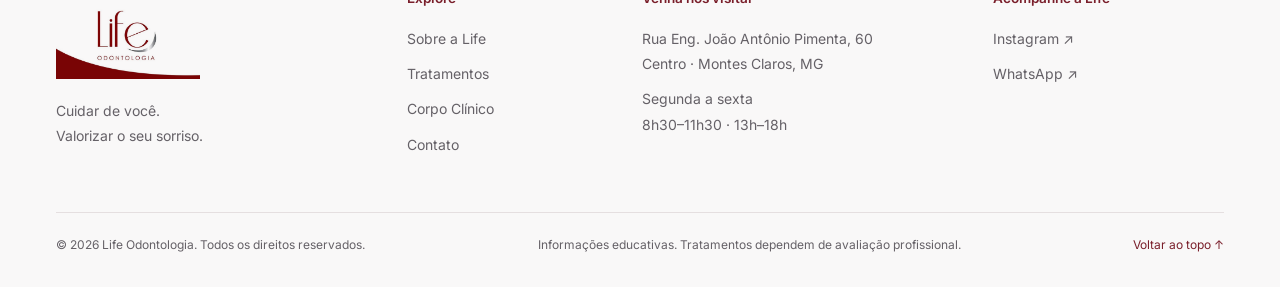
<file: corpo clinico/index.html>
<!doctype html>
<html lang="pt-BR">
<head>
  <meta charset="UTF-8"><meta name="viewport" content="width=device-width, initial-scale=1">
  <title>Corpo Clínico | Life Odontologia</title>
  <meta name="description" content="Conheça os profissionais e as especialidades do corpo clínico da Life Odontologia em Montes Claros.">
  <meta name="theme-color" content="#7A1F2B">
  <link rel="icon" type="image/svg+xml" href="../img/favicon.svg">
  <link rel="stylesheet" href="../style.css">
  <script src="../script.js" defer></script>
</head>
<body id="topo">
<a class="skip-link" href="#conteudo">Pular para o conteúdo</a>
<div class="topline"><div class="container"><span>Odontologia com cuidado. Em Montes Claros, MG.</span><a href="tel:+553832216660">(38) 3221-6660</a></div></div>
<header class="header"><div class="container nav-wrap">
  <a class="brand" href="../index.html" aria-label="Life Odontologia — início"><img src="../img/logo.jpg" alt="Life Odontologia" width="140" height="80"></a>
  <button class="menu-toggle" aria-expanded="false" aria-controls="navigation" aria-label="Abrir menu"><span></span><span></span></button>
  <nav id="navigation" aria-label="Menu principal"><a href="../index.html">Início</a><a href="../sobre/index.html">Sobre</a><div class="treatment-nav"><a href="../tratamentos/index.html">Tratamentos</a><button class="dropdown-toggle" aria-expanded="false" aria-controls="treatment-menu" aria-label="Abrir submenu de tratamentos"><span aria-hidden="true">⌄</span></button><div id="treatment-menu" class="dropdown" hidden><button class="view-all-treatments">Ver todos os tratamentos</button><button data-treatment="0">Implantodontia</button><button data-treatment="1">Periodontia</button><button data-treatment="2">Estética Dental</button><button data-treatment="3">Endodontia</button><button data-treatment="4">Prótese Dentária</button><button data-treatment="5">Ortodontia</button><button data-treatment="6">Harmonização Facial</button><button data-treatment="7">Odontogeriatria</button><button data-treatment="8">DTM</button><button data-treatment="9">Reabilitação Oral</button><button data-treatment="10">Lentes de Contato</button></div></div><a href="../corpo-clinico/index.html">Corpo Clínico</a><a href="../contato/index.html">Contato</a></nav>
  <a class="button small header-cta" href="https://wa.me/5538999649868?text=Ol%C3%A1%21%20Gostaria%20de%20agendar%20uma%20consulta." target="_blank" rel="noopener">Agende sua consulta <svg class="wa-icon" aria-hidden="true" focusable="false" xmlns="http://www.w3.org/2000/svg" viewBox="0 0 24 24"><path d="M17.472 14.382c-.297-.149-1.758-.867-2.03-.966-.273-.099-.471-.148-.67.15-.198.297-.767.966-.94 1.164-.173.198-.347.223-.644.075-.297-.149-1.255-.463-2.39-1.475-.883-.788-1.48-1.761-1.653-2.058-.173-.297-.018-.458.13-.606.134-.133.297-.347.446-.52.149-.174.198-.298.297-.496.099-.198.05-.372-.025-.52-.074-.149-.669-1.612-.916-2.206-.242-.579-.487-.5-.669-.51-.173-.008-.372-.01-.57-.01-.198 0-.52.074-.792.372-.272.297-1.04 1.015-1.04 2.479s1.065 2.876 1.213 3.074c.149.198 2.095 3.2 5.077 4.487.71.306 1.263.489 1.695.625.712.227 1.36.195 1.872.118.571-.085 1.758-.719 2.006-1.413.248-.694.248-1.29.173-1.413-.075-.124-.272-.198-.57-.347ZM12.004 0C5.383 0 .005 5.378.002 12c0 2.116.553 4.185 1.605 6.01L0 24l6.142-1.61c1.76.96 3.743 1.466 5.857 1.467h.005c6.62 0 11.998-5.379 12-12C24.005 5.379 18.627 0 12.004 0Zm0 21.825h-.004a9.8 9.8 0 0 1-4.979-1.364l-.357-.212-3.698.97.987-3.605-.234-.37a9.78 9.78 0 0 1-1.51-5.245C2.21 6.61 6.618 2.2 12.003 2.2c2.61 0 5.063 1.017 6.907 2.863A9.8 9.8 0 0 1 21.777 12c-.002 5.385-4.41 9.823-9.773 9.825Z"/></svg></a>
</div></header>
<main id="conteudo"><section class="page-banner has-photo"><div class="container"><nav class="breadcrumbs" aria-label="Caminho da página"><a href="../index.html">Início</a><span aria-hidden="true">/</span><span aria-current="page">Corpo Clínico</span></nav><p class="eyebrow"><span></span> LIFE ODONTOLOGIA · CORPO CLÍNICO</p><h1>Pessoas que cuidam<br><em>de pessoas.</em></h1><p class="page-description">Conheça os profissionais que fazem parte da Life Odontologia.</p></div><div class="page-banner-media"><img src="../img/consultorio%201.jpeg" alt="Consultório da Life Odontologia" width="1200" height="800"></div></section><section class="team section" id="corpo-clinico"><div class="container"><div class="team-grid">
<article class="person reveal"><div class="portrait-placeholder" role="img" aria-label="Espaço reservado para a fotografia de Simone Rodrigues de Sales"><span>SS</span><small>Fotografia em breve</small></div><p class="professional-id">CRO-MG 29.189</p><h3>Simone Rodrigues<br>de Sales</h3><p>Especialista em Periodontia e Implantodontia.<br>Mestre em Periodontia.</p></article>
<article class="person reveal"><div class="portrait-placeholder" role="img" aria-label="Espaço reservado para a fotografia de Flavio de Freitas Bueno"><span>FB</span><small>Fotografia em breve</small></div><p class="professional-id">CRO-MG 42.588</p><h3>Flavio de Freitas<br>Bueno</h3><p>Especialista em Ortodontia<br>e Implantodontia.</p></article>
<article class="person reveal"><div class="portrait-placeholder" role="img" aria-label="Espaço reservado para a fotografia de Érika Sales Cordeiro"><span>ES</span><small>Fotografia em breve</small></div><p class="professional-id">CRO-MG 29.776</p><h3>Érika Sales<br>Cordeiro</h3><p>Cirurgiã-dentista.</p></article>
</div></div></section>
<section class="home-contact"><div class="container"><div><p class="eyebrow">ESTAMOS AQUI PARA VOCÊ</p><h2>Seu próximo sorriso<br><em>começa com uma conversa.</em></h2></div><div><a class="button" href="https://wa.me/5538999649868?text=Ol%C3%A1!%20Gostaria%20de%20agendar%20uma%20consulta." target="_blank" rel="noopener">Agende sua consulta <svg class="wa-icon" aria-hidden="true" focusable="false" xmlns="http://www.w3.org/2000/svg" viewBox="0 0 24 24"><path d="M17.472 14.382c-.297-.149-1.758-.867-2.03-.966-.273-.099-.471-.148-.67.15-.198.297-.767.966-.94 1.164-.173.198-.347.223-.644.075-.297-.149-1.255-.463-2.39-1.475-.883-.788-1.48-1.761-1.653-2.058-.173-.297-.018-.458.13-.606.134-.133.297-.347.446-.52.149-.174.198-.298.297-.496.099-.198.05-.372-.025-.52-.074-.149-.669-1.612-.916-2.206-.242-.579-.487-.5-.669-.51-.173-.008-.372-.01-.57-.01-.198 0-.52.074-.792.372-.272.297-1.04 1.015-1.04 2.479s1.065 2.876 1.213 3.074c.149.198 2.095 3.2 5.077 4.487.71.306 1.263.489 1.695.625.712.227 1.36.195 1.872.118.571-.085 1.758-.719 2.006-1.413.248-.694.248-1.29.173-1.413-.075-.124-.272-.198-.57-.347ZM12.004 0C5.383 0 .005 5.378.002 12c0 2.116.553 4.185 1.605 6.01L0 24l6.142-1.61c1.76.96 3.743 1.466 5.857 1.467h.005c6.62 0 11.998-5.379 12-12C24.005 5.379 18.627 0 12.004 0Zm0 21.825h-.004a9.8 9.8 0 0 1-4.979-1.364l-.357-.212-3.698.97.987-3.605-.234-.37a9.78 9.78 0 0 1-1.51-5.245C2.21 6.61 6.618 2.2 12.003 2.2c2.61 0 5.063 1.017 6.907 2.863A9.8 9.8 0 0 1 21.777 12c-.002 5.385-4.41 9.823-9.773 9.825Z"/></svg></a><a class="cta-secondary" href="../contato/index.html">Ver localização e horários</a><p>Montes Claros · MG</p></div></div></section></main><footer><div class="container footer-top"><div><a href="../index.html" aria-label="Life Odontologia — voltar ao início"><img src="../img/logo.jpg" alt="Life Odontologia" width="144" height="92" loading="lazy"></a><p>Cuidar de você.<br>Valorizar o seu sorriso.</p></div><div><h3>Explore</h3><a href="../sobre/index.html">Sobre a Life</a><a href="../tratamentos/index.html">Tratamentos</a><a href="../corpo-clinico/index.html">Corpo Clínico</a><a href="../contato/index.html">Contato</a></div><div><h3>Venha nos visitar</h3><p>Rua Eng. João Antônio Pimenta, 60<br>Centro · Montes Claros, MG</p><p>Segunda a sexta<br>8h30–11h30 · 13h–18h</p></div><div><h3>Acompanhe a Life</h3><a href="https://www.instagram.com/lifeodontomoc/" target="_blank" rel="noopener">Instagram ↗</a><a href="https://wa.me/5538999649868" target="_blank" rel="noopener">WhatsApp ↗</a></div></div><div class="container footer-bottom"><p>© 2026 Life Odontologia. Todos os direitos reservados.</p><p>Informações educativas. Tratamentos dependem de avaliação profissional.</p><a href="#topo">Voltar ao topo ↑</a></div></footer><template id="treatment-0"><div class="detail-header"><img src="../img/01_implantodontia.png" alt="Implantodontia" width="380" height="240"><div><p class="eyebrow">TRATAMENTOS LIFE</p><h2 id="dialog-title">Implantodontia</h2></div></div><div class="detail-body"><p>Implantodontia é a especialidade da Odontologia que recupera espaços edêntulos através da instalação de parafusos de titânio no interior dos ossos maxilar ou mandibular a fim de repor raízes dentárias perdidas.</p><p class="detail-note">A indicação de cada tratamento depende de avaliação individual com o cirurgião-dentista.</p><a class="button" href="https://wa.me/5538999649868?text=Ol%C3%A1!%20Gostaria%20de%20agendar%20uma%20avalia%C3%A7%C3%A3o." target="_blank" rel="noopener">Agende uma avaliação <svg class="wa-icon" aria-hidden="true" focusable="false" xmlns="http://www.w3.org/2000/svg" viewBox="0 0 24 24"><path d="M17.472 14.382c-.297-.149-1.758-.867-2.03-.966-.273-.099-.471-.148-.67.15-.198.297-.767.966-.94 1.164-.173.198-.347.223-.644.075-.297-.149-1.255-.463-2.39-1.475-.883-.788-1.48-1.761-1.653-2.058-.173-.297-.018-.458.13-.606.134-.133.297-.347.446-.52.149-.174.198-.298.297-.496.099-.198.05-.372-.025-.52-.074-.149-.669-1.612-.916-2.206-.242-.579-.487-.5-.669-.51-.173-.008-.372-.01-.57-.01-.198 0-.52.074-.792.372-.272.297-1.04 1.015-1.04 2.479s1.065 2.876 1.213 3.074c.149.198 2.095 3.2 5.077 4.487.71.306 1.263.489 1.695.625.712.227 1.36.195 1.872.118.571-.085 1.758-.719 2.006-1.413.248-.694.248-1.29.173-1.413-.075-.124-.272-.198-.57-.347ZM12.004 0C5.383 0 .005 5.378.002 12c0 2.116.553 4.185 1.605 6.01L0 24l6.142-1.61c1.76.96 3.743 1.466 5.857 1.467h.005c6.62 0 11.998-5.379 12-12C24.005 5.379 18.627 0 12.004 0Zm0 21.825h-.004a9.8 9.8 0 0 1-4.979-1.364l-.357-.212-3.698.97.987-3.605-.234-.37a9.78 9.78 0 0 1-1.51-5.245C2.21 6.61 6.618 2.2 12.003 2.2c2.61 0 5.063 1.017 6.907 2.863A9.8 9.8 0 0 1 21.777 12c-.002 5.385-4.41 9.823-9.773 9.825Z"/></svg></a></div></template><template id="treatment-1"><div class="detail-header"><img src="../img/02_periodontia.png" alt="Periodontia" width="380" height="240"><div><p class="eyebrow">TRATAMENTOS LIFE</p><h2 id="dialog-title">Periodontia</h2></div></div><div class="detail-body"><p>A periodontia é a especialidade que estuda, previne e trata as doenças do sistema de implantação e suporte dos dentes. A gengiva é o tecido que reveste o osso que sustenta os dentes através do ligamento periodontal. Em virtude da má higiene, consequentemente presença de placa bacteriana, fumo, stress, imunodeficiência e maus hábitos alimentares, a gengiva fica fragilizada à infecção decorrente de bactérias presentes no meio oral. Todos esses fatores isolados ou associados podem levar a uma gengivite que pode progredir para uma periodontite (perda de suporte ósseo) e consequente perda dos elementos dentários.</p><p class="detail-note">A indicação de cada tratamento depende de avaliação individual com o cirurgião-dentista.</p><a class="button" href="https://wa.me/5538999649868?text=Ol%C3%A1!%20Gostaria%20de%20agendar%20uma%20avalia%C3%A7%C3%A3o." target="_blank" rel="noopener">Agende uma avaliação <svg class="wa-icon" aria-hidden="true" focusable="false" xmlns="http://www.w3.org/2000/svg" viewBox="0 0 24 24"><path d="M17.472 14.382c-.297-.149-1.758-.867-2.03-.966-.273-.099-.471-.148-.67.15-.198.297-.767.966-.94 1.164-.173.198-.347.223-.644.075-.297-.149-1.255-.463-2.39-1.475-.883-.788-1.48-1.761-1.653-2.058-.173-.297-.018-.458.13-.606.134-.133.297-.347.446-.52.149-.174.198-.298.297-.496.099-.198.05-.372-.025-.52-.074-.149-.669-1.612-.916-2.206-.242-.579-.487-.5-.669-.51-.173-.008-.372-.01-.57-.01-.198 0-.52.074-.792.372-.272.297-1.04 1.015-1.04 2.479s1.065 2.876 1.213 3.074c.149.198 2.095 3.2 5.077 4.487.71.306 1.263.489 1.695.625.712.227 1.36.195 1.872.118.571-.085 1.758-.719 2.006-1.413.248-.694.248-1.29.173-1.413-.075-.124-.272-.198-.57-.347ZM12.004 0C5.383 0 .005 5.378.002 12c0 2.116.553 4.185 1.605 6.01L0 24l6.142-1.61c1.76.96 3.743 1.466 5.857 1.467h.005c6.62 0 11.998-5.379 12-12C24.005 5.379 18.627 0 12.004 0Zm0 21.825h-.004a9.8 9.8 0 0 1-4.979-1.364l-.357-.212-3.698.97.987-3.605-.234-.37a9.78 9.78 0 0 1-1.51-5.245C2.21 6.61 6.618 2.2 12.003 2.2c2.61 0 5.063 1.017 6.907 2.863A9.8 9.8 0 0 1 21.777 12c-.002 5.385-4.41 9.823-9.773 9.825Z"/></svg></a></div></template><template id="treatment-2"><div class="detail-header"><img src="../img/03_estetica-dental.png" alt="Estética Dental" width="380" height="240"><div><p class="eyebrow">TRATAMENTOS LIFE</p><h2 id="dialog-title">Estética Dental</h2></div></div><div class="detail-body"><p>A odontologia moderna oferece uma grande variedade de opções de tratamento para pessoas que buscam melhorar seu sorriso. As opções variam de facetas de porcelana, aparelhos ortodônticos ou mesmo um simples clareamento. Em muitos casos, é necessária uma combinação de técnicas para atingir os melhores resultados.</p><p class="detail-note">A indicação de cada tratamento depende de avaliação individual com o cirurgião-dentista.</p><a class="button" href="https://wa.me/5538999649868?text=Ol%C3%A1!%20Gostaria%20de%20agendar%20uma%20avalia%C3%A7%C3%A3o." target="_blank" rel="noopener">Agende uma avaliação <svg class="wa-icon" aria-hidden="true" focusable="false" xmlns="http://www.w3.org/2000/svg" viewBox="0 0 24 24"><path d="M17.472 14.382c-.297-.149-1.758-.867-2.03-.966-.273-.099-.471-.148-.67.15-.198.297-.767.966-.94 1.164-.173.198-.347.223-.644.075-.297-.149-1.255-.463-2.39-1.475-.883-.788-1.48-1.761-1.653-2.058-.173-.297-.018-.458.13-.606.134-.133.297-.347.446-.52.149-.174.198-.298.297-.496.099-.198.05-.372-.025-.52-.074-.149-.669-1.612-.916-2.206-.242-.579-.487-.5-.669-.51-.173-.008-.372-.01-.57-.01-.198 0-.52.074-.792.372-.272.297-1.04 1.015-1.04 2.479s1.065 2.876 1.213 3.074c.149.198 2.095 3.2 5.077 4.487.71.306 1.263.489 1.695.625.712.227 1.36.195 1.872.118.571-.085 1.758-.719 2.006-1.413.248-.694.248-1.29.173-1.413-.075-.124-.272-.198-.57-.347ZM12.004 0C5.383 0 .005 5.378.002 12c0 2.116.553 4.185 1.605 6.01L0 24l6.142-1.61c1.76.96 3.743 1.466 5.857 1.467h.005c6.62 0 11.998-5.379 12-12C24.005 5.379 18.627 0 12.004 0Zm0 21.825h-.004a9.8 9.8 0 0 1-4.979-1.364l-.357-.212-3.698.97.987-3.605-.234-.37a9.78 9.78 0 0 1-1.51-5.245C2.21 6.61 6.618 2.2 12.003 2.2c2.61 0 5.063 1.017 6.907 2.863A9.8 9.8 0 0 1 21.777 12c-.002 5.385-4.41 9.823-9.773 9.825Z"/></svg></a></div></template><template id="treatment-3"><div class="detail-header"><img src="../img/04_endodontia.png" alt="Endodontia" width="380" height="240"><div><p class="eyebrow">TRATAMENTOS LIFE</p><h2 id="dialog-title">Endodontia</h2></div></div><div class="detail-body"><p>A endodontia é a especialidade da Odontologia que trata das lesões e doenças da polpa (nervo) e da raiz do dente. Popularmente, endodontia também é chamada de tratamento de canal. É a especialidade que estuda e trata as enfermidades da polpa dentária, de todo o sistema de canais radiculares e dos tecidos periapicais. O tratamento consiste na remoção da polpa dental, uma estrutura viva, que contém, entre outros elementos, nervos e vasos sanguíneos, e substituição por material restaurador.</p><p class="detail-note">A indicação de cada tratamento depende de avaliação individual com o cirurgião-dentista.</p><a class="button" href="https://wa.me/5538999649868?text=Ol%C3%A1!%20Gostaria%20de%20agendar%20uma%20avalia%C3%A7%C3%A3o." target="_blank" rel="noopener">Agende uma avaliação <svg class="wa-icon" aria-hidden="true" focusable="false" xmlns="http://www.w3.org/2000/svg" viewBox="0 0 24 24"><path d="M17.472 14.382c-.297-.149-1.758-.867-2.03-.966-.273-.099-.471-.148-.67.15-.198.297-.767.966-.94 1.164-.173.198-.347.223-.644.075-.297-.149-1.255-.463-2.39-1.475-.883-.788-1.48-1.761-1.653-2.058-.173-.297-.018-.458.13-.606.134-.133.297-.347.446-.52.149-.174.198-.298.297-.496.099-.198.05-.372-.025-.52-.074-.149-.669-1.612-.916-2.206-.242-.579-.487-.5-.669-.51-.173-.008-.372-.01-.57-.01-.198 0-.52.074-.792.372-.272.297-1.04 1.015-1.04 2.479s1.065 2.876 1.213 3.074c.149.198 2.095 3.2 5.077 4.487.71.306 1.263.489 1.695.625.712.227 1.36.195 1.872.118.571-.085 1.758-.719 2.006-1.413.248-.694.248-1.29.173-1.413-.075-.124-.272-.198-.57-.347ZM12.004 0C5.383 0 .005 5.378.002 12c0 2.116.553 4.185 1.605 6.01L0 24l6.142-1.61c1.76.96 3.743 1.466 5.857 1.467h.005c6.62 0 11.998-5.379 12-12C24.005 5.379 18.627 0 12.004 0Zm0 21.825h-.004a9.8 9.8 0 0 1-4.979-1.364l-.357-.212-3.698.97.987-3.605-.234-.37a9.78 9.78 0 0 1-1.51-5.245C2.21 6.61 6.618 2.2 12.003 2.2c2.61 0 5.063 1.017 6.907 2.863A9.8 9.8 0 0 1 21.777 12c-.002 5.385-4.41 9.823-9.773 9.825Z"/></svg></a></div></template><template id="treatment-4"><div class="detail-header"><img src="../img/05_protese-dentaria.png" alt="Prótese Dentária" width="380" height="240"><div><p class="eyebrow">TRATAMENTOS LIFE</p><h2 id="dialog-title">Prótese Dentária</h2></div></div><div class="detail-body"><p>A prótese dentária é uma especialidade da odontologia que tem como objetivo a reconstrução parcial dos dentes destruídos ou a reposição dos dentes ausentes, garantindo parte da reabilitação oral. A recuperação ou reposição dos elementos dentários pode ser realizada através das diferentes modalidades de prótese: prótese removível ou prótese fixa, tanto sobre dentes quanto sobre implantes. Com as novas tecnologias (sistemas CAD/CAM) e o desenvolvimento das novas cerâmicas (zircônia e cerâmicas de injeção, por exemplo), é possível a realização de trabalhos extremamente naturais e menos invasivos (menor desgaste dentário).</p><p class="detail-note">A indicação de cada tratamento depende de avaliação individual com o cirurgião-dentista.</p><a class="button" href="https://wa.me/5538999649868?text=Ol%C3%A1!%20Gostaria%20de%20agendar%20uma%20avalia%C3%A7%C3%A3o." target="_blank" rel="noopener">Agende uma avaliação <svg class="wa-icon" aria-hidden="true" focusable="false" xmlns="http://www.w3.org/2000/svg" viewBox="0 0 24 24"><path d="M17.472 14.382c-.297-.149-1.758-.867-2.03-.966-.273-.099-.471-.148-.67.15-.198.297-.767.966-.94 1.164-.173.198-.347.223-.644.075-.297-.149-1.255-.463-2.39-1.475-.883-.788-1.48-1.761-1.653-2.058-.173-.297-.018-.458.13-.606.134-.133.297-.347.446-.52.149-.174.198-.298.297-.496.099-.198.05-.372-.025-.52-.074-.149-.669-1.612-.916-2.206-.242-.579-.487-.5-.669-.51-.173-.008-.372-.01-.57-.01-.198 0-.52.074-.792.372-.272.297-1.04 1.015-1.04 2.479s1.065 2.876 1.213 3.074c.149.198 2.095 3.2 5.077 4.487.71.306 1.263.489 1.695.625.712.227 1.36.195 1.872.118.571-.085 1.758-.719 2.006-1.413.248-.694.248-1.29.173-1.413-.075-.124-.272-.198-.57-.347ZM12.004 0C5.383 0 .005 5.378.002 12c0 2.116.553 4.185 1.605 6.01L0 24l6.142-1.61c1.76.96 3.743 1.466 5.857 1.467h.005c6.62 0 11.998-5.379 12-12C24.005 5.379 18.627 0 12.004 0Zm0 21.825h-.004a9.8 9.8 0 0 1-4.979-1.364l-.357-.212-3.698.97.987-3.605-.234-.37a9.78 9.78 0 0 1-1.51-5.245C2.21 6.61 6.618 2.2 12.003 2.2c2.61 0 5.063 1.017 6.907 2.863A9.8 9.8 0 0 1 21.777 12c-.002 5.385-4.41 9.823-9.773 9.825Z"/></svg></a></div></template><template id="treatment-5"><div class="detail-header"><img src="../img/06_ortodontia.png" alt="Ortodontia" width="380" height="240"><div><p class="eyebrow">TRATAMENTOS LIFE</p><h2 id="dialog-title">Ortodontia</h2></div></div><div class="detail-body"><p>A Ortodontia é a especialidade da Odontologia relacionada ao estudo, prevenção e tratamento dos problemas de crescimento, desenvolvimento e amadurecimento da face, dos arcos dentários e da mordida, ou seja, disfunções dento-faciais.</p><p class="detail-note">A indicação de cada tratamento depende de avaliação individual com o cirurgião-dentista.</p><a class="button" href="https://wa.me/5538999649868?text=Ol%C3%A1!%20Gostaria%20de%20agendar%20uma%20avalia%C3%A7%C3%A3o." target="_blank" rel="noopener">Agende uma avaliação <svg class="wa-icon" aria-hidden="true" focusable="false" xmlns="http://www.w3.org/2000/svg" viewBox="0 0 24 24"><path d="M17.472 14.382c-.297-.149-1.758-.867-2.03-.966-.273-.099-.471-.148-.67.15-.198.297-.767.966-.94 1.164-.173.198-.347.223-.644.075-.297-.149-1.255-.463-2.39-1.475-.883-.788-1.48-1.761-1.653-2.058-.173-.297-.018-.458.13-.606.134-.133.297-.347.446-.52.149-.174.198-.298.297-.496.099-.198.05-.372-.025-.52-.074-.149-.669-1.612-.916-2.206-.242-.579-.487-.5-.669-.51-.173-.008-.372-.01-.57-.01-.198 0-.52.074-.792.372-.272.297-1.04 1.015-1.04 2.479s1.065 2.876 1.213 3.074c.149.198 2.095 3.2 5.077 4.487.71.306 1.263.489 1.695.625.712.227 1.36.195 1.872.118.571-.085 1.758-.719 2.006-1.413.248-.694.248-1.29.173-1.413-.075-.124-.272-.198-.57-.347ZM12.004 0C5.383 0 .005 5.378.002 12c0 2.116.553 4.185 1.605 6.01L0 24l6.142-1.61c1.76.96 3.743 1.466 5.857 1.467h.005c6.62 0 11.998-5.379 12-12C24.005 5.379 18.627 0 12.004 0Zm0 21.825h-.004a9.8 9.8 0 0 1-4.979-1.364l-.357-.212-3.698.97.987-3.605-.234-.37a9.78 9.78 0 0 1-1.51-5.245C2.21 6.61 6.618 2.2 12.003 2.2c2.61 0 5.063 1.017 6.907 2.863A9.8 9.8 0 0 1 21.777 12c-.002 5.385-4.41 9.823-9.773 9.825Z"/></svg></a></div></template><template id="treatment-6"><div class="detail-header"><img src="../img/07_harmonizacao-facial.png" alt="Harmonização Facial" width="380" height="240"><div><p class="eyebrow">TRATAMENTOS LIFE</p><h2 id="dialog-title">Harmonização Facial</h2></div></div><div class="detail-body"><p>A Harmonização Facial é um conjunto de procedimentos estéticos que tem por objetivo harmonizar os dentes esteticamente e funcionalmente com a boca e com a face. Ela atende à ansiedade e à expectativa das pessoas que buscam um ganho estético facial mais amplo, onde os dentes complementam o sorriso que completa o rosto como um todo, a partir de uma visão mais aprofundada da face na busca de um equilíbrio funcional e estético integrado. Envolve procedimentos como: Bichectomia, Redução de Papada, Lente de Contato Dental, Aparelho Lingual, Aparelho Transparente, Invisalign, Clareamento Dental e muitos outros.</p><p class="detail-note">A indicação de cada tratamento depende de avaliação individual com o cirurgião-dentista.</p><a class="button" href="https://wa.me/5538999649868?text=Ol%C3%A1!%20Gostaria%20de%20agendar%20uma%20avalia%C3%A7%C3%A3o." target="_blank" rel="noopener">Agende uma avaliação <svg class="wa-icon" aria-hidden="true" focusable="false" xmlns="http://www.w3.org/2000/svg" viewBox="0 0 24 24"><path d="M17.472 14.382c-.297-.149-1.758-.867-2.03-.966-.273-.099-.471-.148-.67.15-.198.297-.767.966-.94 1.164-.173.198-.347.223-.644.075-.297-.149-1.255-.463-2.39-1.475-.883-.788-1.48-1.761-1.653-2.058-.173-.297-.018-.458.13-.606.134-.133.297-.347.446-.52.149-.174.198-.298.297-.496.099-.198.05-.372-.025-.52-.074-.149-.669-1.612-.916-2.206-.242-.579-.487-.5-.669-.51-.173-.008-.372-.01-.57-.01-.198 0-.52.074-.792.372-.272.297-1.04 1.015-1.04 2.479s1.065 2.876 1.213 3.074c.149.198 2.095 3.2 5.077 4.487.71.306 1.263.489 1.695.625.712.227 1.36.195 1.872.118.571-.085 1.758-.719 2.006-1.413.248-.694.248-1.29.173-1.413-.075-.124-.272-.198-.57-.347ZM12.004 0C5.383 0 .005 5.378.002 12c0 2.116.553 4.185 1.605 6.01L0 24l6.142-1.61c1.76.96 3.743 1.466 5.857 1.467h.005c6.62 0 11.998-5.379 12-12C24.005 5.379 18.627 0 12.004 0Zm0 21.825h-.004a9.8 9.8 0 0 1-4.979-1.364l-.357-.212-3.698.97.987-3.605-.234-.37a9.78 9.78 0 0 1-1.51-5.245C2.21 6.61 6.618 2.2 12.003 2.2c2.61 0 5.063 1.017 6.907 2.863A9.8 9.8 0 0 1 21.777 12c-.002 5.385-4.41 9.823-9.773 9.825Z"/></svg></a></div></template><template id="treatment-7"><div class="detail-header"><img src="../img/08_odontogeriatria.png" alt="Odontogeriatria" width="380" height="240"><div><p class="eyebrow">TRATAMENTOS LIFE</p><h2 id="dialog-title">Odontogeriatria</h2></div></div><div class="detail-body"><p>A odontogeriatria é uma das especialidades da odontologia que se responsabiliza pela investigação, organização e realização da atividade direcionada à promoção da saúde do idoso. A doença periodontal é grande em idosos, por essa razão é importante a prevenção para evitar futuros problemas bucais.</p><p class="detail-note">A indicação de cada tratamento depende de avaliação individual com o cirurgião-dentista.</p><a class="button" href="https://wa.me/5538999649868?text=Ol%C3%A1!%20Gostaria%20de%20agendar%20uma%20avalia%C3%A7%C3%A3o." target="_blank" rel="noopener">Agende uma avaliação <svg class="wa-icon" aria-hidden="true" focusable="false" xmlns="http://www.w3.org/2000/svg" viewBox="0 0 24 24"><path d="M17.472 14.382c-.297-.149-1.758-.867-2.03-.966-.273-.099-.471-.148-.67.15-.198.297-.767.966-.94 1.164-.173.198-.347.223-.644.075-.297-.149-1.255-.463-2.39-1.475-.883-.788-1.48-1.761-1.653-2.058-.173-.297-.018-.458.13-.606.134-.133.297-.347.446-.52.149-.174.198-.298.297-.496.099-.198.05-.372-.025-.52-.074-.149-.669-1.612-.916-2.206-.242-.579-.487-.5-.669-.51-.173-.008-.372-.01-.57-.01-.198 0-.52.074-.792.372-.272.297-1.04 1.015-1.04 2.479s1.065 2.876 1.213 3.074c.149.198 2.095 3.2 5.077 4.487.71.306 1.263.489 1.695.625.712.227 1.36.195 1.872.118.571-.085 1.758-.719 2.006-1.413.248-.694.248-1.29.173-1.413-.075-.124-.272-.198-.57-.347ZM12.004 0C5.383 0 .005 5.378.002 12c0 2.116.553 4.185 1.605 6.01L0 24l6.142-1.61c1.76.96 3.743 1.466 5.857 1.467h.005c6.62 0 11.998-5.379 12-12C24.005 5.379 18.627 0 12.004 0Zm0 21.825h-.004a9.8 9.8 0 0 1-4.979-1.364l-.357-.212-3.698.97.987-3.605-.234-.37a9.78 9.78 0 0 1-1.51-5.245C2.21 6.61 6.618 2.2 12.003 2.2c2.61 0 5.063 1.017 6.907 2.863A9.8 9.8 0 0 1 21.777 12c-.002 5.385-4.41 9.823-9.773 9.825Z"/></svg></a></div></template><template id="treatment-8"><div class="detail-header"><img src="../img/09_dtm.png" alt="DTM" width="380" height="240"><div><p class="eyebrow">TRATAMENTOS LIFE</p><h2 id="dialog-title">DTM</h2></div></div><div class="detail-body"><p>A disfunção temporomandibular e a dor orofacial são alterações patológicas da articulação temporomandibular (ATM). Os sintomas mais comuns são: dificuldades, dor ou limitação para abrir ou movimentar a boca, ruído nas ATM, travamento da mandíbula, dores ou cansaço nos músculos da face, ouvido e região.</p><p class="detail-note">A indicação de cada tratamento depende de avaliação individual com o cirurgião-dentista.</p><a class="button" href="https://wa.me/5538999649868?text=Ol%C3%A1!%20Gostaria%20de%20agendar%20uma%20avalia%C3%A7%C3%A3o." target="_blank" rel="noopener">Agende uma avaliação <svg class="wa-icon" aria-hidden="true" focusable="false" xmlns="http://www.w3.org/2000/svg" viewBox="0 0 24 24"><path d="M17.472 14.382c-.297-.149-1.758-.867-2.03-.966-.273-.099-.471-.148-.67.15-.198.297-.767.966-.94 1.164-.173.198-.347.223-.644.075-.297-.149-1.255-.463-2.39-1.475-.883-.788-1.48-1.761-1.653-2.058-.173-.297-.018-.458.13-.606.134-.133.297-.347.446-.52.149-.174.198-.298.297-.496.099-.198.05-.372-.025-.52-.074-.149-.669-1.612-.916-2.206-.242-.579-.487-.5-.669-.51-.173-.008-.372-.01-.57-.01-.198 0-.52.074-.792.372-.272.297-1.04 1.015-1.04 2.479s1.065 2.876 1.213 3.074c.149.198 2.095 3.2 5.077 4.487.71.306 1.263.489 1.695.625.712.227 1.36.195 1.872.118.571-.085 1.758-.719 2.006-1.413.248-.694.248-1.29.173-1.413-.075-.124-.272-.198-.57-.347ZM12.004 0C5.383 0 .005 5.378.002 12c0 2.116.553 4.185 1.605 6.01L0 24l6.142-1.61c1.76.96 3.743 1.466 5.857 1.467h.005c6.62 0 11.998-5.379 12-12C24.005 5.379 18.627 0 12.004 0Zm0 21.825h-.004a9.8 9.8 0 0 1-4.979-1.364l-.357-.212-3.698.97.987-3.605-.234-.37a9.78 9.78 0 0 1-1.51-5.245C2.21 6.61 6.618 2.2 12.003 2.2c2.61 0 5.063 1.017 6.907 2.863A9.8 9.8 0 0 1 21.777 12c-.002 5.385-4.41 9.823-9.773 9.825Z"/></svg></a></div></template><template id="treatment-9"><div class="detail-header"><img src="../img/10_reabilitacao-oral.png" alt="Reabilitação Oral" width="380" height="240"><div><p class="eyebrow">TRATAMENTOS LIFE</p><h2 id="dialog-title">Reabilitação Oral</h2></div></div><div class="detail-body"><p>A Reabilitação Oral consiste em uma atuação multidisciplinar, onde são realizados procedimentos diversos para devolver a função e a estética dentária do paciente. Tudo começa por um criterioso exame clínico, estudo de imagens (radiografias, ressonâncias, tomografias) e avaliação do tipo de oclusão, levando-se sempre em conta a expectativa e os anseios do paciente. Através de modelos de gesso, é possível fazer um ensaio de diagnóstico, planejando com técnicas modernas os resultados possíveis para cada caso clínico. Em alguns casos se realiza a técnica de mock-up para uma simulação com alto grau de perfeição estética. Os benefícios do tratamento não se restringem somente à estética, mas também à qualidade de vida e bem-estar dos pacientes, devolvendo uma mastigação correta e satisfatória. Com indicações que vão desde pacientes com bruxismo ou desgaste decorrente do tempo, até perda de elementos pela doença periodontal ou perda de dentes precoce, e necessidade de correção através de implantes osseointegrados unitários ou múltiplos, o sucesso do tratamento é uma realidade ao alcance de todos os insatisfeitos com o próprio sorriso.</p><p class="detail-note">A indicação de cada tratamento depende de avaliação individual com o cirurgião-dentista.</p><a class="button" href="https://wa.me/5538999649868?text=Ol%C3%A1!%20Gostaria%20de%20agendar%20uma%20avalia%C3%A7%C3%A3o." target="_blank" rel="noopener">Agende uma avaliação <svg class="wa-icon" aria-hidden="true" focusable="false" xmlns="http://www.w3.org/2000/svg" viewBox="0 0 24 24"><path d="M17.472 14.382c-.297-.149-1.758-.867-2.03-.966-.273-.099-.471-.148-.67.15-.198.297-.767.966-.94 1.164-.173.198-.347.223-.644.075-.297-.149-1.255-.463-2.39-1.475-.883-.788-1.48-1.761-1.653-2.058-.173-.297-.018-.458.13-.606.134-.133.297-.347.446-.52.149-.174.198-.298.297-.496.099-.198.05-.372-.025-.52-.074-.149-.669-1.612-.916-2.206-.242-.579-.487-.5-.669-.51-.173-.008-.372-.01-.57-.01-.198 0-.52.074-.792.372-.272.297-1.04 1.015-1.04 2.479s1.065 2.876 1.213 3.074c.149.198 2.095 3.2 5.077 4.487.71.306 1.263.489 1.695.625.712.227 1.36.195 1.872.118.571-.085 1.758-.719 2.006-1.413.248-.694.248-1.29.173-1.413-.075-.124-.272-.198-.57-.347ZM12.004 0C5.383 0 .005 5.378.002 12c0 2.116.553 4.185 1.605 6.01L0 24l6.142-1.61c1.76.96 3.743 1.466 5.857 1.467h.005c6.62 0 11.998-5.379 12-12C24.005 5.379 18.627 0 12.004 0Zm0 21.825h-.004a9.8 9.8 0 0 1-4.979-1.364l-.357-.212-3.698.97.987-3.605-.234-.37a9.78 9.78 0 0 1-1.51-5.245C2.21 6.61 6.618 2.2 12.003 2.2c2.61 0 5.063 1.017 6.907 2.863A9.8 9.8 0 0 1 21.777 12c-.002 5.385-4.41 9.823-9.773 9.825Z"/></svg></a></div></template><template id="treatment-10"><div class="detail-header"><img src="../img/11_lentes-de-contato.png" alt="Lentes de Contato" width="380" height="240"><div><p class="eyebrow">TRATAMENTOS LIFE</p><h2 id="dialog-title">Lentes de Contato</h2></div></div><div class="detail-body"><p>Com a evolução das propriedades mecânicas das cerâmicas odontológicas, hoje é possível construir estruturas cerâmicas ultra-finas (lentes de contato dentárias) com apenas 0,2 mm de espessura, que possibilitam um tratamento altamente estético e minimamente invasivo, com mínimo desgaste ou, em determinadas situações, nenhum desgaste dentário. São normalmente indicadas por razões estéticas, sendo capazes de corrigir desde pequenas imperfeições de forma dental até dentes anteriores com pequenas fraturas ou com diastemas. Podem ser usadas ainda para disfarçar manchas dentárias, pequenas descolorações e para aumentar o tamanho dos dentes. São confeccionadas em laboratório a partir de um modelo obtido em consultório e depois &quot;coladas&quot; aos dentes com um cimento resinoso — garantia de um sorriso natural e mais confiante.</p><p class="detail-note">A indicação de cada tratamento depende de avaliação individual com o cirurgião-dentista.</p><a class="button" href="https://wa.me/5538999649868?text=Ol%C3%A1!%20Gostaria%20de%20agendar%20uma%20avalia%C3%A7%C3%A3o." target="_blank" rel="noopener">Agende uma avaliação <svg class="wa-icon" aria-hidden="true" focusable="false" xmlns="http://www.w3.org/2000/svg" viewBox="0 0 24 24"><path d="M17.472 14.382c-.297-.149-1.758-.867-2.03-.966-.273-.099-.471-.148-.67.15-.198.297-.767.966-.94 1.164-.173.198-.347.223-.644.075-.297-.149-1.255-.463-2.39-1.475-.883-.788-1.48-1.761-1.653-2.058-.173-.297-.018-.458.13-.606.134-.133.297-.347.446-.52.149-.174.198-.298.297-.496.099-.198.05-.372-.025-.52-.074-.149-.669-1.612-.916-2.206-.242-.579-.487-.5-.669-.51-.173-.008-.372-.01-.57-.01-.198 0-.52.074-.792.372-.272.297-1.04 1.015-1.04 2.479s1.065 2.876 1.213 3.074c.149.198 2.095 3.2 5.077 4.487.71.306 1.263.489 1.695.625.712.227 1.36.195 1.872.118.571-.085 1.758-.719 2.006-1.413.248-.694.248-1.29.173-1.413-.075-.124-.272-.198-.57-.347ZM12.004 0C5.383 0 .005 5.378.002 12c0 2.116.553 4.185 1.605 6.01L0 24l6.142-1.61c1.76.96 3.743 1.466 5.857 1.467h.005c6.62 0 11.998-5.379 12-12C24.005 5.379 18.627 0 12.004 0Zm0 21.825h-.004a9.8 9.8 0 0 1-4.979-1.364l-.357-.212-3.698.97.987-3.605-.234-.37a9.78 9.78 0 0 1-1.51-5.245C2.21 6.61 6.618 2.2 12.003 2.2c2.61 0 5.063 1.017 6.907 2.863A9.8 9.8 0 0 1 21.777 12c-.002 5.385-4.41 9.823-9.773 9.825Z"/></svg></a></div></template><a class="whatsapp-float" href="https://wa.me/5538999649868" target="_blank" rel="noopener" aria-label="Fale com a Life pelo WhatsApp"><svg class="wa-icon" aria-hidden="true" focusable="false" xmlns="http://www.w3.org/2000/svg" viewBox="0 0 24 24"><path d="M17.472 14.382c-.297-.149-1.758-.867-2.03-.966-.273-.099-.471-.148-.67.15-.198.297-.767.966-.94 1.164-.173.198-.347.223-.644.075-.297-.149-1.255-.463-2.39-1.475-.883-.788-1.48-1.761-1.653-2.058-.173-.297-.018-.458.13-.606.134-.133.297-.347.446-.52.149-.174.198-.298.297-.496.099-.198.05-.372-.025-.52-.074-.149-.669-1.612-.916-2.206-.242-.579-.487-.5-.669-.51-.173-.008-.372-.01-.57-.01-.198 0-.52.074-.792.372-.272.297-1.04 1.015-1.04 2.479s1.065 2.876 1.213 3.074c.149.198 2.095 3.2 5.077 4.487.71.306 1.263.489 1.695.625.712.227 1.36.195 1.872.118.571-.085 1.758-.719 2.006-1.413.248-.694.248-1.29.173-1.413-.075-.124-.272-.198-.57-.347ZM12.004 0C5.383 0 .005 5.378.002 12c0 2.116.553 4.185 1.605 6.01L0 24l6.142-1.61c1.76.96 3.743 1.466 5.857 1.467h.005c6.62 0 11.998-5.379 12-12C24.005 5.379 18.627 0 12.004 0Zm0 21.825h-.004a9.8 9.8 0 0 1-4.979-1.364l-.357-.212-3.698.97.987-3.605-.234-.37a9.78 9.78 0 0 1-1.51-5.245C2.21 6.61 6.618 2.2 12.003 2.2c2.61 0 5.063 1.017 6.907 2.863A9.8 9.8 0 0 1 21.777 12c-.002 5.385-4.41 9.823-9.773 9.825Z"/></svg><span>Vamos conversar?</span></a>
<dialog id="treatment-dialog" aria-labelledby="dialog-title"><button class="dialog-close" aria-label="Fechar detalhes">×</button><div id="dialog-content"></div></dialog>
</body></html>
</file>
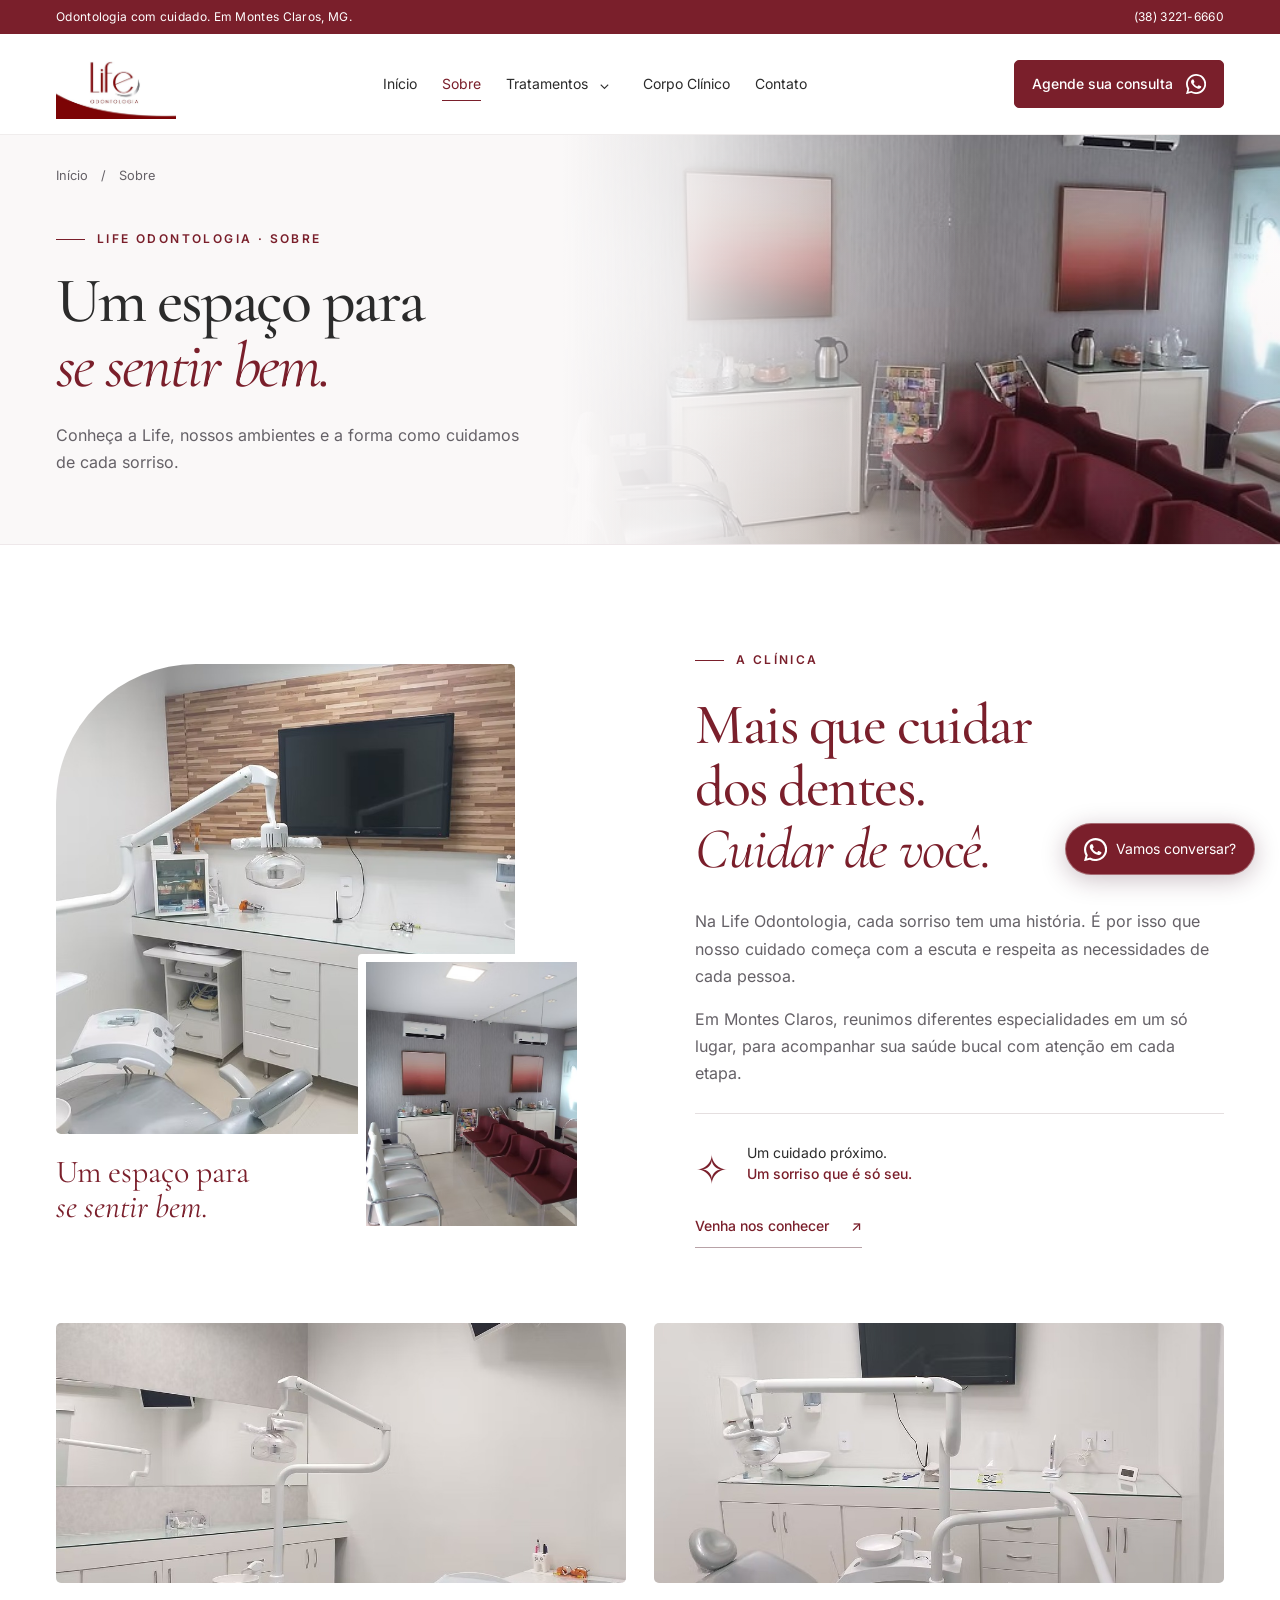
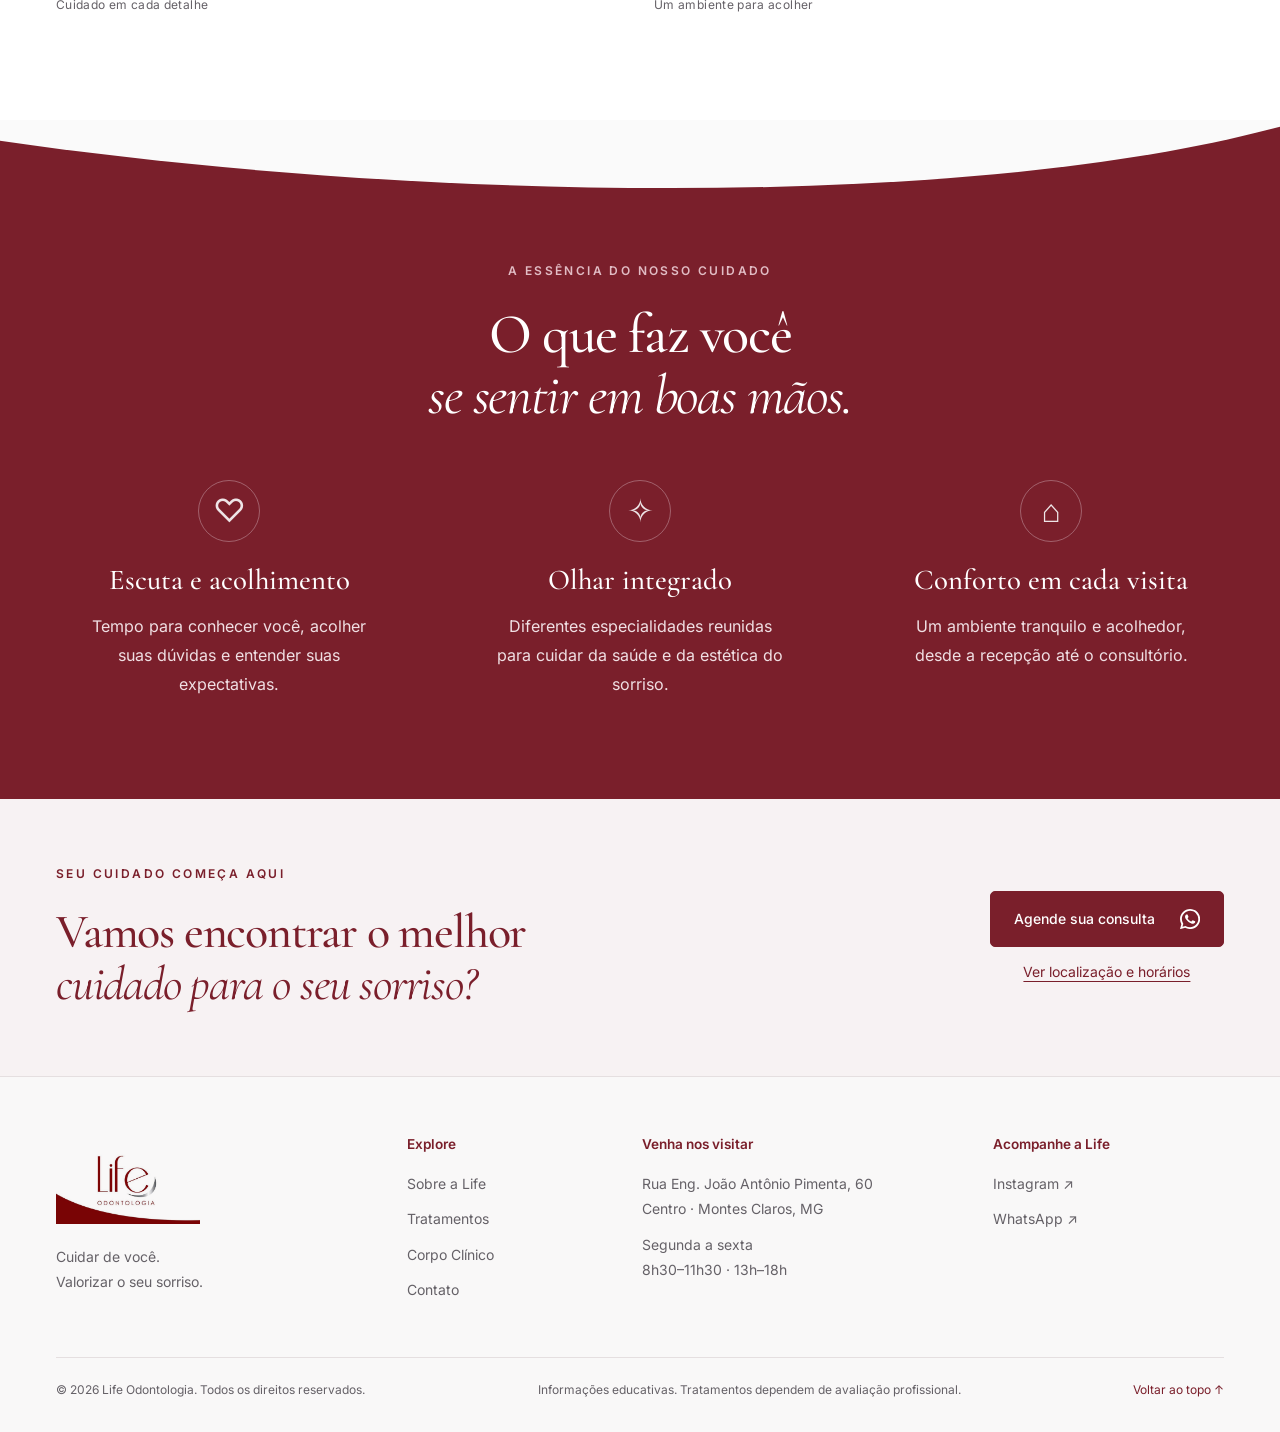
<file: sobre/index.html>
<!doctype html>
<html lang="pt-BR">
<head>
  <meta charset="UTF-8"><meta name="viewport" content="width=device-width, initial-scale=1">
  <title>Sobre a clínica | Life Odontologia</title>
  <meta name="description" content="Conheça a estrutura e os ambientes da Life Odontologia, no Centro de Montes Claros.">
  <meta name="theme-color" content="#7A1F2B">
  <link rel="icon" type="image/svg+xml" href="../img/favicon.svg">
  <link rel="stylesheet" href="../style.css">
  <script src="../script.js" defer></script>
</head>
<body id="topo">
<a class="skip-link" href="#conteudo">Pular para o conteúdo</a>
<div class="topline"><div class="container"><span>Odontologia com cuidado. Em Montes Claros, MG.</span><a href="tel:+553832216660">(38) 3221-6660</a></div></div>
<header class="header"><div class="container nav-wrap">
  <a class="brand" href="../index.html" aria-label="Life Odontologia — início"><img src="../img/logo.jpg" alt="Life Odontologia" width="140" height="80"></a>
  <button class="menu-toggle" aria-expanded="false" aria-controls="navigation" aria-label="Abrir menu"><span></span><span></span></button>
  <nav id="navigation" aria-label="Menu principal"><a href="../index.html">Início</a><a href="../sobre/index.html">Sobre</a><div class="treatment-nav"><a href="../tratamentos/index.html">Tratamentos</a><button class="dropdown-toggle" aria-expanded="false" aria-controls="treatment-menu" aria-label="Abrir submenu de tratamentos"><span aria-hidden="true">⌄</span></button><div id="treatment-menu" class="dropdown" hidden><button class="view-all-treatments">Ver todos os tratamentos</button><button data-treatment="0">Implantodontia</button><button data-treatment="1">Periodontia</button><button data-treatment="2">Estética Dental</button><button data-treatment="3">Endodontia</button><button data-treatment="4">Prótese Dentária</button><button data-treatment="5">Ortodontia</button><button data-treatment="6">Harmonização Facial</button><button data-treatment="7">Odontogeriatria</button><button data-treatment="8">DTM</button><button data-treatment="9">Reabilitação Oral</button><button data-treatment="10">Lentes de Contato</button></div></div><a href="../corpo-clinico/index.html">Corpo Clínico</a><a href="../contato/index.html">Contato</a></nav>
  <a class="button small header-cta" href="https://wa.me/5538999649868?text=Ol%C3%A1%21%20Gostaria%20de%20agendar%20uma%20consulta." target="_blank" rel="noopener">Agende sua consulta <svg class="wa-icon" aria-hidden="true" focusable="false" xmlns="http://www.w3.org/2000/svg" viewBox="0 0 24 24"><path d="M17.472 14.382c-.297-.149-1.758-.867-2.03-.966-.273-.099-.471-.148-.67.15-.198.297-.767.966-.94 1.164-.173.198-.347.223-.644.075-.297-.149-1.255-.463-2.39-1.475-.883-.788-1.48-1.761-1.653-2.058-.173-.297-.018-.458.13-.606.134-.133.297-.347.446-.52.149-.174.198-.298.297-.496.099-.198.05-.372-.025-.52-.074-.149-.669-1.612-.916-2.206-.242-.579-.487-.5-.669-.51-.173-.008-.372-.01-.57-.01-.198 0-.52.074-.792.372-.272.297-1.04 1.015-1.04 2.479s1.065 2.876 1.213 3.074c.149.198 2.095 3.2 5.077 4.487.71.306 1.263.489 1.695.625.712.227 1.36.195 1.872.118.571-.085 1.758-.719 2.006-1.413.248-.694.248-1.29.173-1.413-.075-.124-.272-.198-.57-.347ZM12.004 0C5.383 0 .005 5.378.002 12c0 2.116.553 4.185 1.605 6.01L0 24l6.142-1.61c1.76.96 3.743 1.466 5.857 1.467h.005c6.62 0 11.998-5.379 12-12C24.005 5.379 18.627 0 12.004 0Zm0 21.825h-.004a9.8 9.8 0 0 1-4.979-1.364l-.357-.212-3.698.97.987-3.605-.234-.37a9.78 9.78 0 0 1-1.51-5.245C2.21 6.61 6.618 2.2 12.003 2.2c2.61 0 5.063 1.017 6.907 2.863A9.8 9.8 0 0 1 21.777 12c-.002 5.385-4.41 9.823-9.773 9.825Z"/></svg></a>
</div></header>
<main id="conteudo"><section class="page-banner has-photo"><div class="container"><nav class="breadcrumbs" aria-label="Caminho da página"><a href="../index.html">Início</a><span aria-hidden="true">/</span><span aria-current="page">Sobre</span></nav><p class="eyebrow"><span></span> LIFE ODONTOLOGIA · SOBRE</p><h1>Um espaço para<br><em>se sentir bem.</em></h1><p class="page-description">Conheça a Life, nossos ambientes e a forma como cuidamos de cada sorriso.</p></div><div class="page-banner-media"><img src="../img/Foto%20recepcao.jpeg" alt="Recepção da Life Odontologia" width="1200" height="800"></div></section><section class="about section" id="sobre"><div class="container about-layout">
<div class="clinic-composition reveal"><img class="clinic-main" src="../img/consultorio%202.jpeg" alt="Consultório da Life Odontologia, com cadeira odontológica e ambiente claro" width="1036" height="773" loading="lazy"><img class="clinic-inset" src="../img/Foto%20recepcao.jpeg" alt="Recepção da clínica Life Odontologia" width="578" height="777" loading="lazy"><div class="clinic-label">Um espaço para<br><em>se sentir bem.</em></div></div>
<div class="about-copy reveal"><p class="eyebrow"><span></span> A CLÍNICA</p><h2>Mais que cuidar<br>dos dentes.<br><em>Cuidar de você.</em></h2><p>Na Life Odontologia, cada sorriso tem uma história. É por isso que nosso cuidado começa com a escuta e respeita as necessidades de cada pessoa.</p><p>Em Montes Claros, reunimos diferentes especialidades em um só lugar, para acompanhar sua saúde bucal com atenção em cada etapa.</p><div class="about-signature"><span aria-hidden="true">✧</span><p>Um cuidado próximo.<br><strong>Um sorriso que é só seu.</strong></p></div><a href="../contato/index.html" class="text-link">Venha nos conhecer <span aria-hidden="true">↗</span></a></div>
</div><div class="container clinic-gallery"><figure class="reveal"><img src="../img/consultorio%201.jpeg" alt="Consultório da Life Odontologia com cadeira e equipamentos" width="1035" height="773" loading="lazy"><figcaption>Cuidado em cada detalhe</figcaption></figure><figure class="reveal"><img src="../img/consultorio%203.jpeg" alt="Consultório da Life Odontologia com painel e cadeira" width="1037" height="777" loading="lazy"><figcaption>Um ambiente para acolher</figcaption></figure></div></section>
<section class="care-section"><svg class="signature-wave" viewBox="0 0 1440 90" preserveAspectRatio="none" aria-hidden="true"><path d="M0 0H1440V8C1080 112 450 95 0 25Z" fill="white"/></svg><div class="container"><div class="care-heading reveal"><p class="eyebrow">A ESSÊNCIA DO NOSSO CUIDADO</p><h2>O que faz você<br><em>se sentir em boas mãos.</em></h2></div><div class="care-grid"><article class="reveal"><span class="care-icon" aria-hidden="true">♡</span><h3>Escuta e acolhimento</h3><p>Tempo para conhecer você, acolher suas dúvidas e entender suas expectativas.</p></article><article class="reveal"><span class="care-icon" aria-hidden="true">✧</span><h3>Olhar integrado</h3><p>Diferentes especialidades reunidas para cuidar da saúde e da estética do sorriso.</p></article><article class="reveal"><span class="care-icon" aria-hidden="true">⌂</span><h3>Conforto em cada visita</h3><p>Um ambiente tranquilo e acolhedor, desde a recepção até o consultório.</p></article></div></div></section>
<section class="home-contact"><div class="container"><div><p class="eyebrow">SEU CUIDADO COMEÇA AQUI</p><h2>Vamos encontrar o melhor<br><em>cuidado para o seu sorriso?</em></h2></div><div><a class="button" href="https://wa.me/5538999649868?text=Ol%C3%A1!%20Gostaria%20de%20agendar%20uma%20consulta." target="_blank" rel="noopener">Agende sua consulta <svg class="wa-icon" aria-hidden="true" focusable="false" xmlns="http://www.w3.org/2000/svg" viewBox="0 0 24 24"><path d="M17.472 14.382c-.297-.149-1.758-.867-2.03-.966-.273-.099-.471-.148-.67.15-.198.297-.767.966-.94 1.164-.173.198-.347.223-.644.075-.297-.149-1.255-.463-2.39-1.475-.883-.788-1.48-1.761-1.653-2.058-.173-.297-.018-.458.13-.606.134-.133.297-.347.446-.52.149-.174.198-.298.297-.496.099-.198.05-.372-.025-.52-.074-.149-.669-1.612-.916-2.206-.242-.579-.487-.5-.669-.51-.173-.008-.372-.01-.57-.01-.198 0-.52.074-.792.372-.272.297-1.04 1.015-1.04 2.479s1.065 2.876 1.213 3.074c.149.198 2.095 3.2 5.077 4.487.71.306 1.263.489 1.695.625.712.227 1.36.195 1.872.118.571-.085 1.758-.719 2.006-1.413.248-.694.248-1.29.173-1.413-.075-.124-.272-.198-.57-.347ZM12.004 0C5.383 0 .005 5.378.002 12c0 2.116.553 4.185 1.605 6.01L0 24l6.142-1.61c1.76.96 3.743 1.466 5.857 1.467h.005c6.62 0 11.998-5.379 12-12C24.005 5.379 18.627 0 12.004 0Zm0 21.825h-.004a9.8 9.8 0 0 1-4.979-1.364l-.357-.212-3.698.97.987-3.605-.234-.37a9.78 9.78 0 0 1-1.51-5.245C2.21 6.61 6.618 2.2 12.003 2.2c2.61 0 5.063 1.017 6.907 2.863A9.8 9.8 0 0 1 21.777 12c-.002 5.385-4.41 9.823-9.773 9.825Z"/></svg></a><a class="cta-secondary" href="../contato/index.html">Ver localização e horários</a></div></div></section></main><footer><div class="container footer-top"><div><a href="../index.html" aria-label="Life Odontologia — voltar ao início"><img src="../img/logo.jpg" alt="Life Odontologia" width="144" height="92" loading="lazy"></a><p>Cuidar de você.<br>Valorizar o seu sorriso.</p></div><div><h3>Explore</h3><a href="../sobre/index.html">Sobre a Life</a><a href="../tratamentos/index.html">Tratamentos</a><a href="../corpo-clinico/index.html">Corpo Clínico</a><a href="../contato/index.html">Contato</a></div><div><h3>Venha nos visitar</h3><p>Rua Eng. João Antônio Pimenta, 60<br>Centro · Montes Claros, MG</p><p>Segunda a sexta<br>8h30–11h30 · 13h–18h</p></div><div><h3>Acompanhe a Life</h3><a href="https://www.instagram.com/lifeodontomoc/" target="_blank" rel="noopener">Instagram ↗</a><a href="https://wa.me/5538999649868" target="_blank" rel="noopener">WhatsApp ↗</a></div></div><div class="container footer-bottom"><p>© 2026 Life Odontologia. Todos os direitos reservados.</p><p>Informações educativas. Tratamentos dependem de avaliação profissional.</p><a href="#topo">Voltar ao topo ↑</a></div></footer><template id="treatment-0"><div class="detail-header"><img src="../img/01_implantodontia.png" alt="Implantodontia" width="380" height="240"><div><p class="eyebrow">TRATAMENTOS LIFE</p><h2 id="dialog-title">Implantodontia</h2></div></div><div class="detail-body"><p>Implantodontia é a especialidade da Odontologia que recupera espaços edêntulos através da instalação de parafusos de titânio no interior dos ossos maxilar ou mandibular a fim de repor raízes dentárias perdidas.</p><p class="detail-note">A indicação de cada tratamento depende de avaliação individual com o cirurgião-dentista.</p><a class="button" href="https://wa.me/5538999649868?text=Ol%C3%A1!%20Gostaria%20de%20agendar%20uma%20avalia%C3%A7%C3%A3o." target="_blank" rel="noopener">Agende uma avaliação <svg class="wa-icon" aria-hidden="true" focusable="false" xmlns="http://www.w3.org/2000/svg" viewBox="0 0 24 24"><path d="M17.472 14.382c-.297-.149-1.758-.867-2.03-.966-.273-.099-.471-.148-.67.15-.198.297-.767.966-.94 1.164-.173.198-.347.223-.644.075-.297-.149-1.255-.463-2.39-1.475-.883-.788-1.48-1.761-1.653-2.058-.173-.297-.018-.458.13-.606.134-.133.297-.347.446-.52.149-.174.198-.298.297-.496.099-.198.05-.372-.025-.52-.074-.149-.669-1.612-.916-2.206-.242-.579-.487-.5-.669-.51-.173-.008-.372-.01-.57-.01-.198 0-.52.074-.792.372-.272.297-1.04 1.015-1.04 2.479s1.065 2.876 1.213 3.074c.149.198 2.095 3.2 5.077 4.487.71.306 1.263.489 1.695.625.712.227 1.36.195 1.872.118.571-.085 1.758-.719 2.006-1.413.248-.694.248-1.29.173-1.413-.075-.124-.272-.198-.57-.347ZM12.004 0C5.383 0 .005 5.378.002 12c0 2.116.553 4.185 1.605 6.01L0 24l6.142-1.61c1.76.96 3.743 1.466 5.857 1.467h.005c6.62 0 11.998-5.379 12-12C24.005 5.379 18.627 0 12.004 0Zm0 21.825h-.004a9.8 9.8 0 0 1-4.979-1.364l-.357-.212-3.698.97.987-3.605-.234-.37a9.78 9.78 0 0 1-1.51-5.245C2.21 6.61 6.618 2.2 12.003 2.2c2.61 0 5.063 1.017 6.907 2.863A9.8 9.8 0 0 1 21.777 12c-.002 5.385-4.41 9.823-9.773 9.825Z"/></svg></a></div></template><template id="treatment-1"><div class="detail-header"><img src="../img/02_periodontia.png" alt="Periodontia" width="380" height="240"><div><p class="eyebrow">TRATAMENTOS LIFE</p><h2 id="dialog-title">Periodontia</h2></div></div><div class="detail-body"><p>A periodontia é a especialidade que estuda, previne e trata as doenças do sistema de implantação e suporte dos dentes. A gengiva é o tecido que reveste o osso que sustenta os dentes através do ligamento periodontal. Em virtude da má higiene, consequentemente presença de placa bacteriana, fumo, stress, imunodeficiência e maus hábitos alimentares, a gengiva fica fragilizada à infecção decorrente de bactérias presentes no meio oral. Todos esses fatores isolados ou associados podem levar a uma gengivite que pode progredir para uma periodontite (perda de suporte ósseo) e consequente perda dos elementos dentários.</p><p class="detail-note">A indicação de cada tratamento depende de avaliação individual com o cirurgião-dentista.</p><a class="button" href="https://wa.me/5538999649868?text=Ol%C3%A1!%20Gostaria%20de%20agendar%20uma%20avalia%C3%A7%C3%A3o." target="_blank" rel="noopener">Agende uma avaliação <svg class="wa-icon" aria-hidden="true" focusable="false" xmlns="http://www.w3.org/2000/svg" viewBox="0 0 24 24"><path d="M17.472 14.382c-.297-.149-1.758-.867-2.03-.966-.273-.099-.471-.148-.67.15-.198.297-.767.966-.94 1.164-.173.198-.347.223-.644.075-.297-.149-1.255-.463-2.39-1.475-.883-.788-1.48-1.761-1.653-2.058-.173-.297-.018-.458.13-.606.134-.133.297-.347.446-.52.149-.174.198-.298.297-.496.099-.198.05-.372-.025-.52-.074-.149-.669-1.612-.916-2.206-.242-.579-.487-.5-.669-.51-.173-.008-.372-.01-.57-.01-.198 0-.52.074-.792.372-.272.297-1.04 1.015-1.04 2.479s1.065 2.876 1.213 3.074c.149.198 2.095 3.2 5.077 4.487.71.306 1.263.489 1.695.625.712.227 1.36.195 1.872.118.571-.085 1.758-.719 2.006-1.413.248-.694.248-1.29.173-1.413-.075-.124-.272-.198-.57-.347ZM12.004 0C5.383 0 .005 5.378.002 12c0 2.116.553 4.185 1.605 6.01L0 24l6.142-1.61c1.76.96 3.743 1.466 5.857 1.467h.005c6.62 0 11.998-5.379 12-12C24.005 5.379 18.627 0 12.004 0Zm0 21.825h-.004a9.8 9.8 0 0 1-4.979-1.364l-.357-.212-3.698.97.987-3.605-.234-.37a9.78 9.78 0 0 1-1.51-5.245C2.21 6.61 6.618 2.2 12.003 2.2c2.61 0 5.063 1.017 6.907 2.863A9.8 9.8 0 0 1 21.777 12c-.002 5.385-4.41 9.823-9.773 9.825Z"/></svg></a></div></template><template id="treatment-2"><div class="detail-header"><img src="../img/03_estetica-dental.png" alt="Estética Dental" width="380" height="240"><div><p class="eyebrow">TRATAMENTOS LIFE</p><h2 id="dialog-title">Estética Dental</h2></div></div><div class="detail-body"><p>A odontologia moderna oferece uma grande variedade de opções de tratamento para pessoas que buscam melhorar seu sorriso. As opções variam de facetas de porcelana, aparelhos ortodônticos ou mesmo um simples clareamento. Em muitos casos, é necessária uma combinação de técnicas para atingir os melhores resultados.</p><p class="detail-note">A indicação de cada tratamento depende de avaliação individual com o cirurgião-dentista.</p><a class="button" href="https://wa.me/5538999649868?text=Ol%C3%A1!%20Gostaria%20de%20agendar%20uma%20avalia%C3%A7%C3%A3o." target="_blank" rel="noopener">Agende uma avaliação <svg class="wa-icon" aria-hidden="true" focusable="false" xmlns="http://www.w3.org/2000/svg" viewBox="0 0 24 24"><path d="M17.472 14.382c-.297-.149-1.758-.867-2.03-.966-.273-.099-.471-.148-.67.15-.198.297-.767.966-.94 1.164-.173.198-.347.223-.644.075-.297-.149-1.255-.463-2.39-1.475-.883-.788-1.48-1.761-1.653-2.058-.173-.297-.018-.458.13-.606.134-.133.297-.347.446-.52.149-.174.198-.298.297-.496.099-.198.05-.372-.025-.52-.074-.149-.669-1.612-.916-2.206-.242-.579-.487-.5-.669-.51-.173-.008-.372-.01-.57-.01-.198 0-.52.074-.792.372-.272.297-1.04 1.015-1.04 2.479s1.065 2.876 1.213 3.074c.149.198 2.095 3.2 5.077 4.487.71.306 1.263.489 1.695.625.712.227 1.36.195 1.872.118.571-.085 1.758-.719 2.006-1.413.248-.694.248-1.29.173-1.413-.075-.124-.272-.198-.57-.347ZM12.004 0C5.383 0 .005 5.378.002 12c0 2.116.553 4.185 1.605 6.01L0 24l6.142-1.61c1.76.96 3.743 1.466 5.857 1.467h.005c6.62 0 11.998-5.379 12-12C24.005 5.379 18.627 0 12.004 0Zm0 21.825h-.004a9.8 9.8 0 0 1-4.979-1.364l-.357-.212-3.698.97.987-3.605-.234-.37a9.78 9.78 0 0 1-1.51-5.245C2.21 6.61 6.618 2.2 12.003 2.2c2.61 0 5.063 1.017 6.907 2.863A9.8 9.8 0 0 1 21.777 12c-.002 5.385-4.41 9.823-9.773 9.825Z"/></svg></a></div></template><template id="treatment-3"><div class="detail-header"><img src="../img/04_endodontia.png" alt="Endodontia" width="380" height="240"><div><p class="eyebrow">TRATAMENTOS LIFE</p><h2 id="dialog-title">Endodontia</h2></div></div><div class="detail-body"><p>A endodontia é a especialidade da Odontologia que trata das lesões e doenças da polpa (nervo) e da raiz do dente. Popularmente, endodontia também é chamada de tratamento de canal. É a especialidade que estuda e trata as enfermidades da polpa dentária, de todo o sistema de canais radiculares e dos tecidos periapicais. O tratamento consiste na remoção da polpa dental, uma estrutura viva, que contém, entre outros elementos, nervos e vasos sanguíneos, e substituição por material restaurador.</p><p class="detail-note">A indicação de cada tratamento depende de avaliação individual com o cirurgião-dentista.</p><a class="button" href="https://wa.me/5538999649868?text=Ol%C3%A1!%20Gostaria%20de%20agendar%20uma%20avalia%C3%A7%C3%A3o." target="_blank" rel="noopener">Agende uma avaliação <svg class="wa-icon" aria-hidden="true" focusable="false" xmlns="http://www.w3.org/2000/svg" viewBox="0 0 24 24"><path d="M17.472 14.382c-.297-.149-1.758-.867-2.03-.966-.273-.099-.471-.148-.67.15-.198.297-.767.966-.94 1.164-.173.198-.347.223-.644.075-.297-.149-1.255-.463-2.39-1.475-.883-.788-1.48-1.761-1.653-2.058-.173-.297-.018-.458.13-.606.134-.133.297-.347.446-.52.149-.174.198-.298.297-.496.099-.198.05-.372-.025-.52-.074-.149-.669-1.612-.916-2.206-.242-.579-.487-.5-.669-.51-.173-.008-.372-.01-.57-.01-.198 0-.52.074-.792.372-.272.297-1.04 1.015-1.04 2.479s1.065 2.876 1.213 3.074c.149.198 2.095 3.2 5.077 4.487.71.306 1.263.489 1.695.625.712.227 1.36.195 1.872.118.571-.085 1.758-.719 2.006-1.413.248-.694.248-1.29.173-1.413-.075-.124-.272-.198-.57-.347ZM12.004 0C5.383 0 .005 5.378.002 12c0 2.116.553 4.185 1.605 6.01L0 24l6.142-1.61c1.76.96 3.743 1.466 5.857 1.467h.005c6.62 0 11.998-5.379 12-12C24.005 5.379 18.627 0 12.004 0Zm0 21.825h-.004a9.8 9.8 0 0 1-4.979-1.364l-.357-.212-3.698.97.987-3.605-.234-.37a9.78 9.78 0 0 1-1.51-5.245C2.21 6.61 6.618 2.2 12.003 2.2c2.61 0 5.063 1.017 6.907 2.863A9.8 9.8 0 0 1 21.777 12c-.002 5.385-4.41 9.823-9.773 9.825Z"/></svg></a></div></template><template id="treatment-4"><div class="detail-header"><img src="../img/05_protese-dentaria.png" alt="Prótese Dentária" width="380" height="240"><div><p class="eyebrow">TRATAMENTOS LIFE</p><h2 id="dialog-title">Prótese Dentária</h2></div></div><div class="detail-body"><p>A prótese dentária é uma especialidade da odontologia que tem como objetivo a reconstrução parcial dos dentes destruídos ou a reposição dos dentes ausentes, garantindo parte da reabilitação oral. A recuperação ou reposição dos elementos dentários pode ser realizada através das diferentes modalidades de prótese: prótese removível ou prótese fixa, tanto sobre dentes quanto sobre implantes. Com as novas tecnologias (sistemas CAD/CAM) e o desenvolvimento das novas cerâmicas (zircônia e cerâmicas de injeção, por exemplo), é possível a realização de trabalhos extremamente naturais e menos invasivos (menor desgaste dentário).</p><p class="detail-note">A indicação de cada tratamento depende de avaliação individual com o cirurgião-dentista.</p><a class="button" href="https://wa.me/5538999649868?text=Ol%C3%A1!%20Gostaria%20de%20agendar%20uma%20avalia%C3%A7%C3%A3o." target="_blank" rel="noopener">Agende uma avaliação <svg class="wa-icon" aria-hidden="true" focusable="false" xmlns="http://www.w3.org/2000/svg" viewBox="0 0 24 24"><path d="M17.472 14.382c-.297-.149-1.758-.867-2.03-.966-.273-.099-.471-.148-.67.15-.198.297-.767.966-.94 1.164-.173.198-.347.223-.644.075-.297-.149-1.255-.463-2.39-1.475-.883-.788-1.48-1.761-1.653-2.058-.173-.297-.018-.458.13-.606.134-.133.297-.347.446-.52.149-.174.198-.298.297-.496.099-.198.05-.372-.025-.52-.074-.149-.669-1.612-.916-2.206-.242-.579-.487-.5-.669-.51-.173-.008-.372-.01-.57-.01-.198 0-.52.074-.792.372-.272.297-1.04 1.015-1.04 2.479s1.065 2.876 1.213 3.074c.149.198 2.095 3.2 5.077 4.487.71.306 1.263.489 1.695.625.712.227 1.36.195 1.872.118.571-.085 1.758-.719 2.006-1.413.248-.694.248-1.29.173-1.413-.075-.124-.272-.198-.57-.347ZM12.004 0C5.383 0 .005 5.378.002 12c0 2.116.553 4.185 1.605 6.01L0 24l6.142-1.61c1.76.96 3.743 1.466 5.857 1.467h.005c6.62 0 11.998-5.379 12-12C24.005 5.379 18.627 0 12.004 0Zm0 21.825h-.004a9.8 9.8 0 0 1-4.979-1.364l-.357-.212-3.698.97.987-3.605-.234-.37a9.78 9.78 0 0 1-1.51-5.245C2.21 6.61 6.618 2.2 12.003 2.2c2.61 0 5.063 1.017 6.907 2.863A9.8 9.8 0 0 1 21.777 12c-.002 5.385-4.41 9.823-9.773 9.825Z"/></svg></a></div></template><template id="treatment-5"><div class="detail-header"><img src="../img/06_ortodontia.png" alt="Ortodontia" width="380" height="240"><div><p class="eyebrow">TRATAMENTOS LIFE</p><h2 id="dialog-title">Ortodontia</h2></div></div><div class="detail-body"><p>A Ortodontia é a especialidade da Odontologia relacionada ao estudo, prevenção e tratamento dos problemas de crescimento, desenvolvimento e amadurecimento da face, dos arcos dentários e da mordida, ou seja, disfunções dento-faciais.</p><p class="detail-note">A indicação de cada tratamento depende de avaliação individual com o cirurgião-dentista.</p><a class="button" href="https://wa.me/5538999649868?text=Ol%C3%A1!%20Gostaria%20de%20agendar%20uma%20avalia%C3%A7%C3%A3o." target="_blank" rel="noopener">Agende uma avaliação <svg class="wa-icon" aria-hidden="true" focusable="false" xmlns="http://www.w3.org/2000/svg" viewBox="0 0 24 24"><path d="M17.472 14.382c-.297-.149-1.758-.867-2.03-.966-.273-.099-.471-.148-.67.15-.198.297-.767.966-.94 1.164-.173.198-.347.223-.644.075-.297-.149-1.255-.463-2.39-1.475-.883-.788-1.48-1.761-1.653-2.058-.173-.297-.018-.458.13-.606.134-.133.297-.347.446-.52.149-.174.198-.298.297-.496.099-.198.05-.372-.025-.52-.074-.149-.669-1.612-.916-2.206-.242-.579-.487-.5-.669-.51-.173-.008-.372-.01-.57-.01-.198 0-.52.074-.792.372-.272.297-1.04 1.015-1.04 2.479s1.065 2.876 1.213 3.074c.149.198 2.095 3.2 5.077 4.487.71.306 1.263.489 1.695.625.712.227 1.36.195 1.872.118.571-.085 1.758-.719 2.006-1.413.248-.694.248-1.29.173-1.413-.075-.124-.272-.198-.57-.347ZM12.004 0C5.383 0 .005 5.378.002 12c0 2.116.553 4.185 1.605 6.01L0 24l6.142-1.61c1.76.96 3.743 1.466 5.857 1.467h.005c6.62 0 11.998-5.379 12-12C24.005 5.379 18.627 0 12.004 0Zm0 21.825h-.004a9.8 9.8 0 0 1-4.979-1.364l-.357-.212-3.698.97.987-3.605-.234-.37a9.78 9.78 0 0 1-1.51-5.245C2.21 6.61 6.618 2.2 12.003 2.2c2.61 0 5.063 1.017 6.907 2.863A9.8 9.8 0 0 1 21.777 12c-.002 5.385-4.41 9.823-9.773 9.825Z"/></svg></a></div></template><template id="treatment-6"><div class="detail-header"><img src="../img/07_harmonizacao-facial.png" alt="Harmonização Facial" width="380" height="240"><div><p class="eyebrow">TRATAMENTOS LIFE</p><h2 id="dialog-title">Harmonização Facial</h2></div></div><div class="detail-body"><p>A Harmonização Facial é um conjunto de procedimentos estéticos que tem por objetivo harmonizar os dentes esteticamente e funcionalmente com a boca e com a face. Ela atende à ansiedade e à expectativa das pessoas que buscam um ganho estético facial mais amplo, onde os dentes complementam o sorriso que completa o rosto como um todo, a partir de uma visão mais aprofundada da face na busca de um equilíbrio funcional e estético integrado. Envolve procedimentos como: Bichectomia, Redução de Papada, Lente de Contato Dental, Aparelho Lingual, Aparelho Transparente, Invisalign, Clareamento Dental e muitos outros.</p><p class="detail-note">A indicação de cada tratamento depende de avaliação individual com o cirurgião-dentista.</p><a class="button" href="https://wa.me/5538999649868?text=Ol%C3%A1!%20Gostaria%20de%20agendar%20uma%20avalia%C3%A7%C3%A3o." target="_blank" rel="noopener">Agende uma avaliação <svg class="wa-icon" aria-hidden="true" focusable="false" xmlns="http://www.w3.org/2000/svg" viewBox="0 0 24 24"><path d="M17.472 14.382c-.297-.149-1.758-.867-2.03-.966-.273-.099-.471-.148-.67.15-.198.297-.767.966-.94 1.164-.173.198-.347.223-.644.075-.297-.149-1.255-.463-2.39-1.475-.883-.788-1.48-1.761-1.653-2.058-.173-.297-.018-.458.13-.606.134-.133.297-.347.446-.52.149-.174.198-.298.297-.496.099-.198.05-.372-.025-.52-.074-.149-.669-1.612-.916-2.206-.242-.579-.487-.5-.669-.51-.173-.008-.372-.01-.57-.01-.198 0-.52.074-.792.372-.272.297-1.04 1.015-1.04 2.479s1.065 2.876 1.213 3.074c.149.198 2.095 3.2 5.077 4.487.71.306 1.263.489 1.695.625.712.227 1.36.195 1.872.118.571-.085 1.758-.719 2.006-1.413.248-.694.248-1.29.173-1.413-.075-.124-.272-.198-.57-.347ZM12.004 0C5.383 0 .005 5.378.002 12c0 2.116.553 4.185 1.605 6.01L0 24l6.142-1.61c1.76.96 3.743 1.466 5.857 1.467h.005c6.62 0 11.998-5.379 12-12C24.005 5.379 18.627 0 12.004 0Zm0 21.825h-.004a9.8 9.8 0 0 1-4.979-1.364l-.357-.212-3.698.97.987-3.605-.234-.37a9.78 9.78 0 0 1-1.51-5.245C2.21 6.61 6.618 2.2 12.003 2.2c2.61 0 5.063 1.017 6.907 2.863A9.8 9.8 0 0 1 21.777 12c-.002 5.385-4.41 9.823-9.773 9.825Z"/></svg></a></div></template><template id="treatment-7"><div class="detail-header"><img src="../img/08_odontogeriatria.png" alt="Odontogeriatria" width="380" height="240"><div><p class="eyebrow">TRATAMENTOS LIFE</p><h2 id="dialog-title">Odontogeriatria</h2></div></div><div class="detail-body"><p>A odontogeriatria é uma das especialidades da odontologia que se responsabiliza pela investigação, organização e realização da atividade direcionada à promoção da saúde do idoso. A doença periodontal é grande em idosos, por essa razão é importante a prevenção para evitar futuros problemas bucais.</p><p class="detail-note">A indicação de cada tratamento depende de avaliação individual com o cirurgião-dentista.</p><a class="button" href="https://wa.me/5538999649868?text=Ol%C3%A1!%20Gostaria%20de%20agendar%20uma%20avalia%C3%A7%C3%A3o." target="_blank" rel="noopener">Agende uma avaliação <svg class="wa-icon" aria-hidden="true" focusable="false" xmlns="http://www.w3.org/2000/svg" viewBox="0 0 24 24"><path d="M17.472 14.382c-.297-.149-1.758-.867-2.03-.966-.273-.099-.471-.148-.67.15-.198.297-.767.966-.94 1.164-.173.198-.347.223-.644.075-.297-.149-1.255-.463-2.39-1.475-.883-.788-1.48-1.761-1.653-2.058-.173-.297-.018-.458.13-.606.134-.133.297-.347.446-.52.149-.174.198-.298.297-.496.099-.198.05-.372-.025-.52-.074-.149-.669-1.612-.916-2.206-.242-.579-.487-.5-.669-.51-.173-.008-.372-.01-.57-.01-.198 0-.52.074-.792.372-.272.297-1.04 1.015-1.04 2.479s1.065 2.876 1.213 3.074c.149.198 2.095 3.2 5.077 4.487.71.306 1.263.489 1.695.625.712.227 1.36.195 1.872.118.571-.085 1.758-.719 2.006-1.413.248-.694.248-1.29.173-1.413-.075-.124-.272-.198-.57-.347ZM12.004 0C5.383 0 .005 5.378.002 12c0 2.116.553 4.185 1.605 6.01L0 24l6.142-1.61c1.76.96 3.743 1.466 5.857 1.467h.005c6.62 0 11.998-5.379 12-12C24.005 5.379 18.627 0 12.004 0Zm0 21.825h-.004a9.8 9.8 0 0 1-4.979-1.364l-.357-.212-3.698.97.987-3.605-.234-.37a9.78 9.78 0 0 1-1.51-5.245C2.21 6.61 6.618 2.2 12.003 2.2c2.61 0 5.063 1.017 6.907 2.863A9.8 9.8 0 0 1 21.777 12c-.002 5.385-4.41 9.823-9.773 9.825Z"/></svg></a></div></template><template id="treatment-8"><div class="detail-header"><img src="../img/09_dtm.png" alt="DTM" width="380" height="240"><div><p class="eyebrow">TRATAMENTOS LIFE</p><h2 id="dialog-title">DTM</h2></div></div><div class="detail-body"><p>A disfunção temporomandibular e a dor orofacial são alterações patológicas da articulação temporomandibular (ATM). Os sintomas mais comuns são: dificuldades, dor ou limitação para abrir ou movimentar a boca, ruído nas ATM, travamento da mandíbula, dores ou cansaço nos músculos da face, ouvido e região.</p><p class="detail-note">A indicação de cada tratamento depende de avaliação individual com o cirurgião-dentista.</p><a class="button" href="https://wa.me/5538999649868?text=Ol%C3%A1!%20Gostaria%20de%20agendar%20uma%20avalia%C3%A7%C3%A3o." target="_blank" rel="noopener">Agende uma avaliação <svg class="wa-icon" aria-hidden="true" focusable="false" xmlns="http://www.w3.org/2000/svg" viewBox="0 0 24 24"><path d="M17.472 14.382c-.297-.149-1.758-.867-2.03-.966-.273-.099-.471-.148-.67.15-.198.297-.767.966-.94 1.164-.173.198-.347.223-.644.075-.297-.149-1.255-.463-2.39-1.475-.883-.788-1.48-1.761-1.653-2.058-.173-.297-.018-.458.13-.606.134-.133.297-.347.446-.52.149-.174.198-.298.297-.496.099-.198.05-.372-.025-.52-.074-.149-.669-1.612-.916-2.206-.242-.579-.487-.5-.669-.51-.173-.008-.372-.01-.57-.01-.198 0-.52.074-.792.372-.272.297-1.04 1.015-1.04 2.479s1.065 2.876 1.213 3.074c.149.198 2.095 3.2 5.077 4.487.71.306 1.263.489 1.695.625.712.227 1.36.195 1.872.118.571-.085 1.758-.719 2.006-1.413.248-.694.248-1.29.173-1.413-.075-.124-.272-.198-.57-.347ZM12.004 0C5.383 0 .005 5.378.002 12c0 2.116.553 4.185 1.605 6.01L0 24l6.142-1.61c1.76.96 3.743 1.466 5.857 1.467h.005c6.62 0 11.998-5.379 12-12C24.005 5.379 18.627 0 12.004 0Zm0 21.825h-.004a9.8 9.8 0 0 1-4.979-1.364l-.357-.212-3.698.97.987-3.605-.234-.37a9.78 9.78 0 0 1-1.51-5.245C2.21 6.61 6.618 2.2 12.003 2.2c2.61 0 5.063 1.017 6.907 2.863A9.8 9.8 0 0 1 21.777 12c-.002 5.385-4.41 9.823-9.773 9.825Z"/></svg></a></div></template><template id="treatment-9"><div class="detail-header"><img src="../img/10_reabilitacao-oral.png" alt="Reabilitação Oral" width="380" height="240"><div><p class="eyebrow">TRATAMENTOS LIFE</p><h2 id="dialog-title">Reabilitação Oral</h2></div></div><div class="detail-body"><p>A Reabilitação Oral consiste em uma atuação multidisciplinar, onde são realizados procedimentos diversos para devolver a função e a estética dentária do paciente. Tudo começa por um criterioso exame clínico, estudo de imagens (radiografias, ressonâncias, tomografias) e avaliação do tipo de oclusão, levando-se sempre em conta a expectativa e os anseios do paciente. Através de modelos de gesso, é possível fazer um ensaio de diagnóstico, planejando com técnicas modernas os resultados possíveis para cada caso clínico. Em alguns casos se realiza a técnica de mock-up para uma simulação com alto grau de perfeição estética. Os benefícios do tratamento não se restringem somente à estética, mas também à qualidade de vida e bem-estar dos pacientes, devolvendo uma mastigação correta e satisfatória. Com indicações que vão desde pacientes com bruxismo ou desgaste decorrente do tempo, até perda de elementos pela doença periodontal ou perda de dentes precoce, e necessidade de correção através de implantes osseointegrados unitários ou múltiplos, o sucesso do tratamento é uma realidade ao alcance de todos os insatisfeitos com o próprio sorriso.</p><p class="detail-note">A indicação de cada tratamento depende de avaliação individual com o cirurgião-dentista.</p><a class="button" href="https://wa.me/5538999649868?text=Ol%C3%A1!%20Gostaria%20de%20agendar%20uma%20avalia%C3%A7%C3%A3o." target="_blank" rel="noopener">Agende uma avaliação <svg class="wa-icon" aria-hidden="true" focusable="false" xmlns="http://www.w3.org/2000/svg" viewBox="0 0 24 24"><path d="M17.472 14.382c-.297-.149-1.758-.867-2.03-.966-.273-.099-.471-.148-.67.15-.198.297-.767.966-.94 1.164-.173.198-.347.223-.644.075-.297-.149-1.255-.463-2.39-1.475-.883-.788-1.48-1.761-1.653-2.058-.173-.297-.018-.458.13-.606.134-.133.297-.347.446-.52.149-.174.198-.298.297-.496.099-.198.05-.372-.025-.52-.074-.149-.669-1.612-.916-2.206-.242-.579-.487-.5-.669-.51-.173-.008-.372-.01-.57-.01-.198 0-.52.074-.792.372-.272.297-1.04 1.015-1.04 2.479s1.065 2.876 1.213 3.074c.149.198 2.095 3.2 5.077 4.487.71.306 1.263.489 1.695.625.712.227 1.36.195 1.872.118.571-.085 1.758-.719 2.006-1.413.248-.694.248-1.29.173-1.413-.075-.124-.272-.198-.57-.347ZM12.004 0C5.383 0 .005 5.378.002 12c0 2.116.553 4.185 1.605 6.01L0 24l6.142-1.61c1.76.96 3.743 1.466 5.857 1.467h.005c6.62 0 11.998-5.379 12-12C24.005 5.379 18.627 0 12.004 0Zm0 21.825h-.004a9.8 9.8 0 0 1-4.979-1.364l-.357-.212-3.698.97.987-3.605-.234-.37a9.78 9.78 0 0 1-1.51-5.245C2.21 6.61 6.618 2.2 12.003 2.2c2.61 0 5.063 1.017 6.907 2.863A9.8 9.8 0 0 1 21.777 12c-.002 5.385-4.41 9.823-9.773 9.825Z"/></svg></a></div></template><template id="treatment-10"><div class="detail-header"><img src="../img/11_lentes-de-contato.png" alt="Lentes de Contato" width="380" height="240"><div><p class="eyebrow">TRATAMENTOS LIFE</p><h2 id="dialog-title">Lentes de Contato</h2></div></div><div class="detail-body"><p>Com a evolução das propriedades mecânicas das cerâmicas odontológicas, hoje é possível construir estruturas cerâmicas ultra-finas (lentes de contato dentárias) com apenas 0,2 mm de espessura, que possibilitam um tratamento altamente estético e minimamente invasivo, com mínimo desgaste ou, em determinadas situações, nenhum desgaste dentário. São normalmente indicadas por razões estéticas, sendo capazes de corrigir desde pequenas imperfeições de forma dental até dentes anteriores com pequenas fraturas ou com diastemas. Podem ser usadas ainda para disfarçar manchas dentárias, pequenas descolorações e para aumentar o tamanho dos dentes. São confeccionadas em laboratório a partir de um modelo obtido em consultório e depois &quot;coladas&quot; aos dentes com um cimento resinoso — garantia de um sorriso natural e mais confiante.</p><p class="detail-note">A indicação de cada tratamento depende de avaliação individual com o cirurgião-dentista.</p><a class="button" href="https://wa.me/5538999649868?text=Ol%C3%A1!%20Gostaria%20de%20agendar%20uma%20avalia%C3%A7%C3%A3o." target="_blank" rel="noopener">Agende uma avaliação <svg class="wa-icon" aria-hidden="true" focusable="false" xmlns="http://www.w3.org/2000/svg" viewBox="0 0 24 24"><path d="M17.472 14.382c-.297-.149-1.758-.867-2.03-.966-.273-.099-.471-.148-.67.15-.198.297-.767.966-.94 1.164-.173.198-.347.223-.644.075-.297-.149-1.255-.463-2.39-1.475-.883-.788-1.48-1.761-1.653-2.058-.173-.297-.018-.458.13-.606.134-.133.297-.347.446-.52.149-.174.198-.298.297-.496.099-.198.05-.372-.025-.52-.074-.149-.669-1.612-.916-2.206-.242-.579-.487-.5-.669-.51-.173-.008-.372-.01-.57-.01-.198 0-.52.074-.792.372-.272.297-1.04 1.015-1.04 2.479s1.065 2.876 1.213 3.074c.149.198 2.095 3.2 5.077 4.487.71.306 1.263.489 1.695.625.712.227 1.36.195 1.872.118.571-.085 1.758-.719 2.006-1.413.248-.694.248-1.29.173-1.413-.075-.124-.272-.198-.57-.347ZM12.004 0C5.383 0 .005 5.378.002 12c0 2.116.553 4.185 1.605 6.01L0 24l6.142-1.61c1.76.96 3.743 1.466 5.857 1.467h.005c6.62 0 11.998-5.379 12-12C24.005 5.379 18.627 0 12.004 0Zm0 21.825h-.004a9.8 9.8 0 0 1-4.979-1.364l-.357-.212-3.698.97.987-3.605-.234-.37a9.78 9.78 0 0 1-1.51-5.245C2.21 6.61 6.618 2.2 12.003 2.2c2.61 0 5.063 1.017 6.907 2.863A9.8 9.8 0 0 1 21.777 12c-.002 5.385-4.41 9.823-9.773 9.825Z"/></svg></a></div></template><a class="whatsapp-float" href="https://wa.me/5538999649868" target="_blank" rel="noopener" aria-label="Fale com a Life pelo WhatsApp"><svg class="wa-icon" aria-hidden="true" focusable="false" xmlns="http://www.w3.org/2000/svg" viewBox="0 0 24 24"><path d="M17.472 14.382c-.297-.149-1.758-.867-2.03-.966-.273-.099-.471-.148-.67.15-.198.297-.767.966-.94 1.164-.173.198-.347.223-.644.075-.297-.149-1.255-.463-2.39-1.475-.883-.788-1.48-1.761-1.653-2.058-.173-.297-.018-.458.13-.606.134-.133.297-.347.446-.52.149-.174.198-.298.297-.496.099-.198.05-.372-.025-.52-.074-.149-.669-1.612-.916-2.206-.242-.579-.487-.5-.669-.51-.173-.008-.372-.01-.57-.01-.198 0-.52.074-.792.372-.272.297-1.04 1.015-1.04 2.479s1.065 2.876 1.213 3.074c.149.198 2.095 3.2 5.077 4.487.71.306 1.263.489 1.695.625.712.227 1.36.195 1.872.118.571-.085 1.758-.719 2.006-1.413.248-.694.248-1.29.173-1.413-.075-.124-.272-.198-.57-.347ZM12.004 0C5.383 0 .005 5.378.002 12c0 2.116.553 4.185 1.605 6.01L0 24l6.142-1.61c1.76.96 3.743 1.466 5.857 1.467h.005c6.62 0 11.998-5.379 12-12C24.005 5.379 18.627 0 12.004 0Zm0 21.825h-.004a9.8 9.8 0 0 1-4.979-1.364l-.357-.212-3.698.97.987-3.605-.234-.37a9.78 9.78 0 0 1-1.51-5.245C2.21 6.61 6.618 2.2 12.003 2.2c2.61 0 5.063 1.017 6.907 2.863A9.8 9.8 0 0 1 21.777 12c-.002 5.385-4.41 9.823-9.773 9.825Z"/></svg><span>Vamos conversar?</span></a>
<dialog id="treatment-dialog" aria-labelledby="dialog-title"><button class="dialog-close" aria-label="Fechar detalhes">×</button><div id="dialog-content"></div></dialog>
</body></html>
</file>
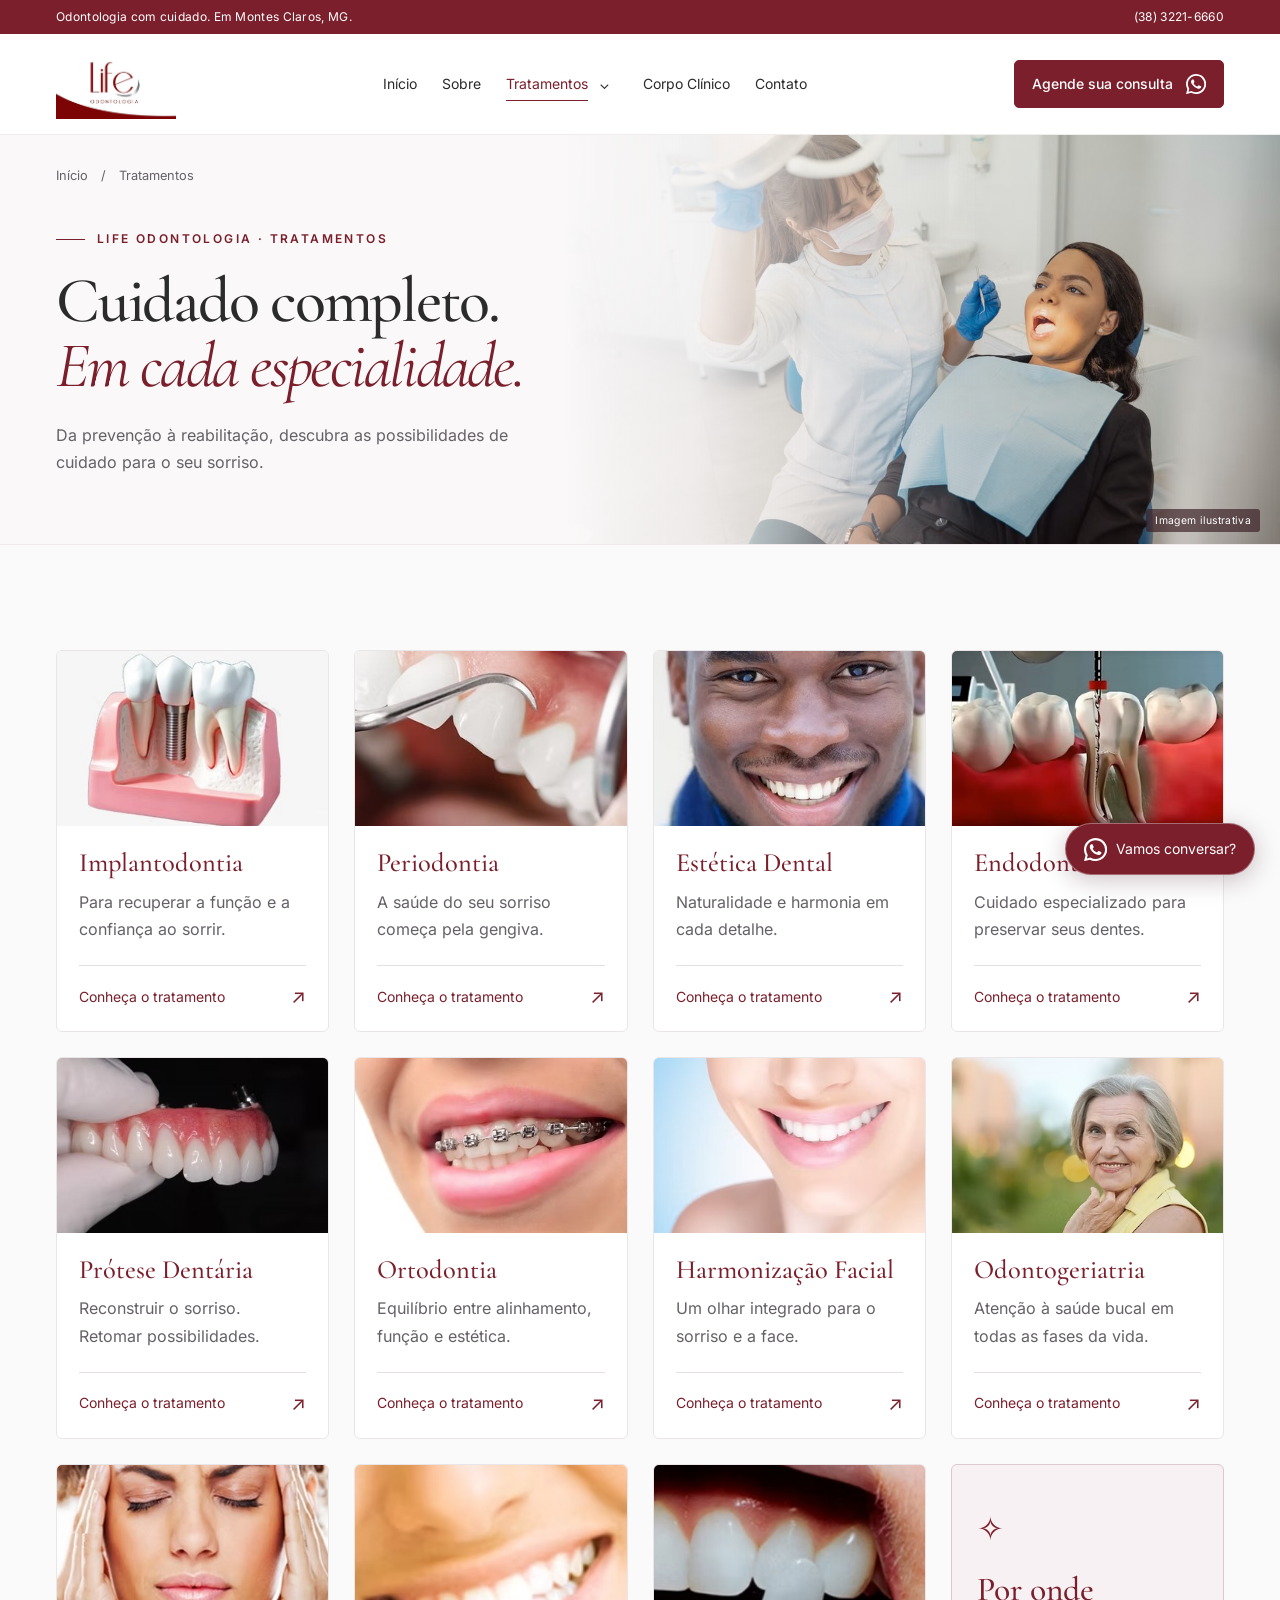
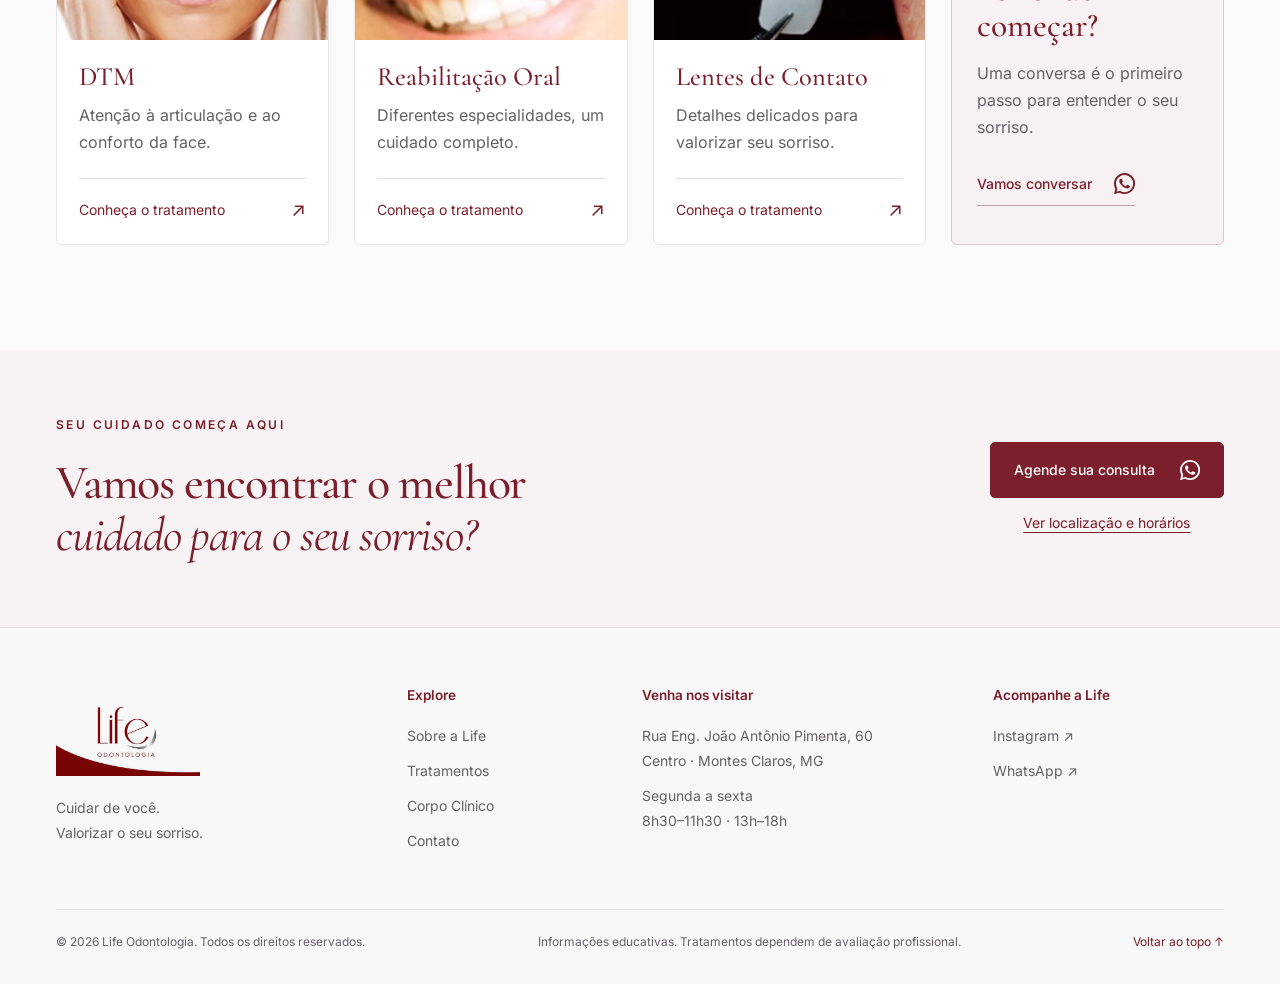
<file: tratamentos/index.html>
<!doctype html>
<html lang="pt-BR">
<head>
  <meta charset="UTF-8"><meta name="viewport" content="width=device-width, initial-scale=1">
  <title>Tratamentos odontológicos | Life Odontologia</title>
  <meta name="description" content="Conheça os 11 tratamentos da Life Odontologia em Montes Claros e veja os detalhes de cada especialidade.">
  <meta name="theme-color" content="#7A1F2B">
  <link rel="icon" type="image/svg+xml" href="../img/favicon.svg">
  <link rel="stylesheet" href="../style.css">
  <script src="../script.js" defer></script>
</head>
<body id="topo">
<a class="skip-link" href="#conteudo">Pular para o conteúdo</a>
<div class="topline"><div class="container"><span>Odontologia com cuidado. Em Montes Claros, MG.</span><a href="tel:+553832216660">(38) 3221-6660</a></div></div>
<header class="header"><div class="container nav-wrap">
  <a class="brand" href="../index.html" aria-label="Life Odontologia — início"><img src="../img/logo.jpg" alt="Life Odontologia" width="140" height="80"></a>
  <button class="menu-toggle" aria-expanded="false" aria-controls="navigation" aria-label="Abrir menu"><span></span><span></span></button>
  <nav id="navigation" aria-label="Menu principal"><a href="../index.html">Início</a><a href="../sobre/index.html">Sobre</a><div class="treatment-nav"><a href="../tratamentos/index.html">Tratamentos</a><button class="dropdown-toggle" aria-expanded="false" aria-controls="treatment-menu" aria-label="Abrir submenu de tratamentos"><span aria-hidden="true">⌄</span></button><div id="treatment-menu" class="dropdown" hidden><button class="view-all-treatments">Ver todos os tratamentos</button><button data-treatment="0">Implantodontia</button><button data-treatment="1">Periodontia</button><button data-treatment="2">Estética Dental</button><button data-treatment="3">Endodontia</button><button data-treatment="4">Prótese Dentária</button><button data-treatment="5">Ortodontia</button><button data-treatment="6">Harmonização Facial</button><button data-treatment="7">Odontogeriatria</button><button data-treatment="8">DTM</button><button data-treatment="9">Reabilitação Oral</button><button data-treatment="10">Lentes de Contato</button></div></div><a href="../corpo-clinico/index.html">Corpo Clínico</a><a href="../contato/index.html">Contato</a></nav>
  <a class="button small header-cta" href="https://wa.me/5538999649868?text=Ol%C3%A1%21%20Gostaria%20de%20agendar%20uma%20consulta." target="_blank" rel="noopener">Agende sua consulta <svg class="wa-icon" aria-hidden="true" focusable="false" xmlns="http://www.w3.org/2000/svg" viewBox="0 0 24 24"><path d="M17.472 14.382c-.297-.149-1.758-.867-2.03-.966-.273-.099-.471-.148-.67.15-.198.297-.767.966-.94 1.164-.173.198-.347.223-.644.075-.297-.149-1.255-.463-2.39-1.475-.883-.788-1.48-1.761-1.653-2.058-.173-.297-.018-.458.13-.606.134-.133.297-.347.446-.52.149-.174.198-.298.297-.496.099-.198.05-.372-.025-.52-.074-.149-.669-1.612-.916-2.206-.242-.579-.487-.5-.669-.51-.173-.008-.372-.01-.57-.01-.198 0-.52.074-.792.372-.272.297-1.04 1.015-1.04 2.479s1.065 2.876 1.213 3.074c.149.198 2.095 3.2 5.077 4.487.71.306 1.263.489 1.695.625.712.227 1.36.195 1.872.118.571-.085 1.758-.719 2.006-1.413.248-.694.248-1.29.173-1.413-.075-.124-.272-.198-.57-.347ZM12.004 0C5.383 0 .005 5.378.002 12c0 2.116.553 4.185 1.605 6.01L0 24l6.142-1.61c1.76.96 3.743 1.466 5.857 1.467h.005c6.62 0 11.998-5.379 12-12C24.005 5.379 18.627 0 12.004 0Zm0 21.825h-.004a9.8 9.8 0 0 1-4.979-1.364l-.357-.212-3.698.97.987-3.605-.234-.37a9.78 9.78 0 0 1-1.51-5.245C2.21 6.61 6.618 2.2 12.003 2.2c2.61 0 5.063 1.017 6.907 2.863A9.8 9.8 0 0 1 21.777 12c-.002 5.385-4.41 9.823-9.773 9.825Z"/></svg></a>
</div></header>
<main id="conteudo"><section class="page-banner has-photo"><div class="container"><nav class="breadcrumbs" aria-label="Caminho da página"><a href="../index.html">Início</a><span aria-hidden="true">/</span><span aria-current="page">Tratamentos</span></nav><p class="eyebrow"><span></span> LIFE ODONTOLOGIA · TRATAMENTOS</p><h1>Cuidado completo.<br><em>Em cada especialidade.</em></h1><p class="page-description">Da prevenção à reabilitação, descubra as possibilidades de cuidado para o seu sorriso.</p></div><div class="page-banner-media"><img src="../img/hero-tratamentos.avif" alt="Atendimento odontológico, imagem ilustrativa" width="1200" height="800"><span class="page-media-credit">Imagem ilustrativa</span></div></section><section class="treatments section" id="tratamentos"><div class="container"><div class="treatments-grid"><article class="treatment-card reveal"><button data-treatment="0" aria-label="Saiba mais sobre Implantodontia"><div class="treatment-image"><img src="../img/01_implantodontia.png" alt="Implantodontia — imagem ilustrativa do tratamento" width="380" height="240" loading="lazy"></div><div class="treatment-body"><h3>Implantodontia</h3><p>Para recuperar a função e a confiança ao sorrir.</p><span class="card-link">Conheça o tratamento <b aria-hidden="true">↗</b></span></div></button></article><article class="treatment-card reveal"><button data-treatment="1" aria-label="Saiba mais sobre Periodontia"><div class="treatment-image"><img src="../img/02_periodontia.png" alt="Periodontia — imagem ilustrativa do tratamento" width="380" height="240" loading="lazy"></div><div class="treatment-body"><h3>Periodontia</h3><p>A saúde do seu sorriso começa pela gengiva.</p><span class="card-link">Conheça o tratamento <b aria-hidden="true">↗</b></span></div></button></article><article class="treatment-card reveal"><button data-treatment="2" aria-label="Saiba mais sobre Estética Dental"><div class="treatment-image"><img src="../img/03_estetica-dental.png" alt="Estética Dental — imagem ilustrativa do tratamento" width="380" height="240" loading="lazy"></div><div class="treatment-body"><h3>Estética Dental</h3><p>Naturalidade e harmonia em cada detalhe.</p><span class="card-link">Conheça o tratamento <b aria-hidden="true">↗</b></span></div></button></article><article class="treatment-card reveal"><button data-treatment="3" aria-label="Saiba mais sobre Endodontia"><div class="treatment-image"><img src="../img/04_endodontia.png" alt="Endodontia — imagem ilustrativa do tratamento" width="380" height="240" loading="lazy"></div><div class="treatment-body"><h3>Endodontia</h3><p>Cuidado especializado para preservar seus dentes.</p><span class="card-link">Conheça o tratamento <b aria-hidden="true">↗</b></span></div></button></article><article class="treatment-card reveal"><button data-treatment="4" aria-label="Saiba mais sobre Prótese Dentária"><div class="treatment-image"><img src="../img/05_protese-dentaria.png" alt="Prótese Dentária — imagem ilustrativa do tratamento" width="380" height="240" loading="lazy"></div><div class="treatment-body"><h3>Prótese Dentária</h3><p>Reconstruir o sorriso. Retomar possibilidades.</p><span class="card-link">Conheça o tratamento <b aria-hidden="true">↗</b></span></div></button></article><article class="treatment-card reveal"><button data-treatment="5" aria-label="Saiba mais sobre Ortodontia"><div class="treatment-image"><img src="../img/06_ortodontia.png" alt="Ortodontia — imagem ilustrativa do tratamento" width="380" height="240" loading="lazy"></div><div class="treatment-body"><h3>Ortodontia</h3><p>Equilíbrio entre alinhamento, função e estética.</p><span class="card-link">Conheça o tratamento <b aria-hidden="true">↗</b></span></div></button></article><article class="treatment-card reveal"><button data-treatment="6" aria-label="Saiba mais sobre Harmonização Facial"><div class="treatment-image"><img src="../img/07_harmonizacao-facial.png" alt="Harmonização Facial — imagem ilustrativa do tratamento" width="380" height="240" loading="lazy"></div><div class="treatment-body"><h3>Harmonização Facial</h3><p>Um olhar integrado para o sorriso e a face.</p><span class="card-link">Conheça o tratamento <b aria-hidden="true">↗</b></span></div></button></article><article class="treatment-card reveal"><button data-treatment="7" aria-label="Saiba mais sobre Odontogeriatria"><div class="treatment-image"><img src="../img/08_odontogeriatria.png" alt="Odontogeriatria — imagem ilustrativa do tratamento" width="380" height="240" loading="lazy"></div><div class="treatment-body"><h3>Odontogeriatria</h3><p>Atenção à saúde bucal em todas as fases da vida.</p><span class="card-link">Conheça o tratamento <b aria-hidden="true">↗</b></span></div></button></article><article class="treatment-card reveal"><button data-treatment="8" aria-label="Saiba mais sobre DTM"><div class="treatment-image"><img src="../img/09_dtm.png" alt="DTM — imagem ilustrativa do tratamento" width="380" height="240" loading="lazy"></div><div class="treatment-body"><h3>DTM</h3><p>Atenção à articulação e ao conforto da face.</p><span class="card-link">Conheça o tratamento <b aria-hidden="true">↗</b></span></div></button></article><article class="treatment-card reveal"><button data-treatment="9" aria-label="Saiba mais sobre Reabilitação Oral"><div class="treatment-image"><img src="../img/10_reabilitacao-oral.png" alt="Reabilitação Oral — imagem ilustrativa do tratamento" width="380" height="240" loading="lazy"></div><div class="treatment-body"><h3>Reabilitação Oral</h3><p>Diferentes especialidades, um cuidado completo.</p><span class="card-link">Conheça o tratamento <b aria-hidden="true">↗</b></span></div></button></article><article class="treatment-card reveal"><button data-treatment="10" aria-label="Saiba mais sobre Lentes de Contato"><div class="treatment-image"><img src="../img/11_lentes-de-contato.png" alt="Lentes de Contato — imagem ilustrativa do tratamento" width="380" height="240" loading="lazy"></div><div class="treatment-body"><h3>Lentes de Contato</h3><p>Detalhes delicados para valorizar seu sorriso.</p><span class="card-link">Conheça o tratamento <b aria-hidden="true">↗</b></span></div></button></article><div class="treatment-invite reveal"><span aria-hidden="true">✧</span><h3>Por onde<br>começar?</h3><p>Uma conversa é o primeiro passo para entender o seu sorriso.</p><a class="text-link" href="https://wa.me/5538999649868?text=Ol%C3%A1!%20Gostaria%20de%20conversar%20sobre%20um%20tratamento." target="_blank" rel="noopener">Vamos conversar <svg class="wa-icon" aria-hidden="true" focusable="false" xmlns="http://www.w3.org/2000/svg" viewBox="0 0 24 24"><path d="M17.472 14.382c-.297-.149-1.758-.867-2.03-.966-.273-.099-.471-.148-.67.15-.198.297-.767.966-.94 1.164-.173.198-.347.223-.644.075-.297-.149-1.255-.463-2.39-1.475-.883-.788-1.48-1.761-1.653-2.058-.173-.297-.018-.458.13-.606.134-.133.297-.347.446-.52.149-.174.198-.298.297-.496.099-.198.05-.372-.025-.52-.074-.149-.669-1.612-.916-2.206-.242-.579-.487-.5-.669-.51-.173-.008-.372-.01-.57-.01-.198 0-.52.074-.792.372-.272.297-1.04 1.015-1.04 2.479s1.065 2.876 1.213 3.074c.149.198 2.095 3.2 5.077 4.487.71.306 1.263.489 1.695.625.712.227 1.36.195 1.872.118.571-.085 1.758-.719 2.006-1.413.248-.694.248-1.29.173-1.413-.075-.124-.272-.198-.57-.347ZM12.004 0C5.383 0 .005 5.378.002 12c0 2.116.553 4.185 1.605 6.01L0 24l6.142-1.61c1.76.96 3.743 1.466 5.857 1.467h.005c6.62 0 11.998-5.379 12-12C24.005 5.379 18.627 0 12.004 0Zm0 21.825h-.004a9.8 9.8 0 0 1-4.979-1.364l-.357-.212-3.698.97.987-3.605-.234-.37a9.78 9.78 0 0 1-1.51-5.245C2.21 6.61 6.618 2.2 12.003 2.2c2.61 0 5.063 1.017 6.907 2.863A9.8 9.8 0 0 1 21.777 12c-.002 5.385-4.41 9.823-9.773 9.825Z"/></svg></a></div></div></div></section>
<section class="home-contact"><div class="container"><div><p class="eyebrow">SEU CUIDADO COMEÇA AQUI</p><h2>Vamos encontrar o melhor<br><em>cuidado para o seu sorriso?</em></h2></div><div><a class="button" href="https://wa.me/5538999649868?text=Ol%C3%A1!%20Gostaria%20de%20agendar%20uma%20consulta." target="_blank" rel="noopener">Agende sua consulta <svg class="wa-icon" aria-hidden="true" focusable="false" xmlns="http://www.w3.org/2000/svg" viewBox="0 0 24 24"><path d="M17.472 14.382c-.297-.149-1.758-.867-2.03-.966-.273-.099-.471-.148-.67.15-.198.297-.767.966-.94 1.164-.173.198-.347.223-.644.075-.297-.149-1.255-.463-2.39-1.475-.883-.788-1.48-1.761-1.653-2.058-.173-.297-.018-.458.13-.606.134-.133.297-.347.446-.52.149-.174.198-.298.297-.496.099-.198.05-.372-.025-.52-.074-.149-.669-1.612-.916-2.206-.242-.579-.487-.5-.669-.51-.173-.008-.372-.01-.57-.01-.198 0-.52.074-.792.372-.272.297-1.04 1.015-1.04 2.479s1.065 2.876 1.213 3.074c.149.198 2.095 3.2 5.077 4.487.71.306 1.263.489 1.695.625.712.227 1.36.195 1.872.118.571-.085 1.758-.719 2.006-1.413.248-.694.248-1.29.173-1.413-.075-.124-.272-.198-.57-.347ZM12.004 0C5.383 0 .005 5.378.002 12c0 2.116.553 4.185 1.605 6.01L0 24l6.142-1.61c1.76.96 3.743 1.466 5.857 1.467h.005c6.62 0 11.998-5.379 12-12C24.005 5.379 18.627 0 12.004 0Zm0 21.825h-.004a9.8 9.8 0 0 1-4.979-1.364l-.357-.212-3.698.97.987-3.605-.234-.37a9.78 9.78 0 0 1-1.51-5.245C2.21 6.61 6.618 2.2 12.003 2.2c2.61 0 5.063 1.017 6.907 2.863A9.8 9.8 0 0 1 21.777 12c-.002 5.385-4.41 9.823-9.773 9.825Z"/></svg></a><a class="cta-secondary" href="../contato/index.html">Ver localização e horários</a></div></div></section></main><footer><div class="container footer-top"><div><a href="../index.html" aria-label="Life Odontologia — voltar ao início"><img src="../img/logo.jpg" alt="Life Odontologia" width="144" height="92" loading="lazy"></a><p>Cuidar de você.<br>Valorizar o seu sorriso.</p></div><div><h3>Explore</h3><a href="../sobre/index.html">Sobre a Life</a><a href="../tratamentos/index.html">Tratamentos</a><a href="../corpo-clinico/index.html">Corpo Clínico</a><a href="../contato/index.html">Contato</a></div><div><h3>Venha nos visitar</h3><p>Rua Eng. João Antônio Pimenta, 60<br>Centro · Montes Claros, MG</p><p>Segunda a sexta<br>8h30–11h30 · 13h–18h</p></div><div><h3>Acompanhe a Life</h3><a href="https://www.instagram.com/lifeodontomoc/" target="_blank" rel="noopener">Instagram ↗</a><a href="https://wa.me/5538999649868" target="_blank" rel="noopener">WhatsApp ↗</a></div></div><div class="container footer-bottom"><p>© 2026 Life Odontologia. Todos os direitos reservados.</p><p>Informações educativas. Tratamentos dependem de avaliação profissional.</p><a href="#topo">Voltar ao topo ↑</a></div></footer><template id="treatment-0"><div class="detail-header"><img src="../img/01_implantodontia.png" alt="Implantodontia" width="380" height="240"><div><p class="eyebrow">TRATAMENTOS LIFE</p><h2 id="dialog-title">Implantodontia</h2></div></div><div class="detail-body"><p>Implantodontia é a especialidade da Odontologia que recupera espaços edêntulos através da instalação de parafusos de titânio no interior dos ossos maxilar ou mandibular a fim de repor raízes dentárias perdidas.</p><p class="detail-note">A indicação de cada tratamento depende de avaliação individual com o cirurgião-dentista.</p><a class="button" href="https://wa.me/5538999649868?text=Ol%C3%A1!%20Gostaria%20de%20agendar%20uma%20avalia%C3%A7%C3%A3o." target="_blank" rel="noopener">Agende uma avaliação <svg class="wa-icon" aria-hidden="true" focusable="false" xmlns="http://www.w3.org/2000/svg" viewBox="0 0 24 24"><path d="M17.472 14.382c-.297-.149-1.758-.867-2.03-.966-.273-.099-.471-.148-.67.15-.198.297-.767.966-.94 1.164-.173.198-.347.223-.644.075-.297-.149-1.255-.463-2.39-1.475-.883-.788-1.48-1.761-1.653-2.058-.173-.297-.018-.458.13-.606.134-.133.297-.347.446-.52.149-.174.198-.298.297-.496.099-.198.05-.372-.025-.52-.074-.149-.669-1.612-.916-2.206-.242-.579-.487-.5-.669-.51-.173-.008-.372-.01-.57-.01-.198 0-.52.074-.792.372-.272.297-1.04 1.015-1.04 2.479s1.065 2.876 1.213 3.074c.149.198 2.095 3.2 5.077 4.487.71.306 1.263.489 1.695.625.712.227 1.36.195 1.872.118.571-.085 1.758-.719 2.006-1.413.248-.694.248-1.29.173-1.413-.075-.124-.272-.198-.57-.347ZM12.004 0C5.383 0 .005 5.378.002 12c0 2.116.553 4.185 1.605 6.01L0 24l6.142-1.61c1.76.96 3.743 1.466 5.857 1.467h.005c6.62 0 11.998-5.379 12-12C24.005 5.379 18.627 0 12.004 0Zm0 21.825h-.004a9.8 9.8 0 0 1-4.979-1.364l-.357-.212-3.698.97.987-3.605-.234-.37a9.78 9.78 0 0 1-1.51-5.245C2.21 6.61 6.618 2.2 12.003 2.2c2.61 0 5.063 1.017 6.907 2.863A9.8 9.8 0 0 1 21.777 12c-.002 5.385-4.41 9.823-9.773 9.825Z"/></svg></a></div></template><template id="treatment-1"><div class="detail-header"><img src="../img/02_periodontia.png" alt="Periodontia" width="380" height="240"><div><p class="eyebrow">TRATAMENTOS LIFE</p><h2 id="dialog-title">Periodontia</h2></div></div><div class="detail-body"><p>A periodontia é a especialidade que estuda, previne e trata as doenças do sistema de implantação e suporte dos dentes. A gengiva é o tecido que reveste o osso que sustenta os dentes através do ligamento periodontal. Em virtude da má higiene, consequentemente presença de placa bacteriana, fumo, stress, imunodeficiência e maus hábitos alimentares, a gengiva fica fragilizada à infecção decorrente de bactérias presentes no meio oral. Todos esses fatores isolados ou associados podem levar a uma gengivite que pode progredir para uma periodontite (perda de suporte ósseo) e consequente perda dos elementos dentários.</p><p class="detail-note">A indicação de cada tratamento depende de avaliação individual com o cirurgião-dentista.</p><a class="button" href="https://wa.me/5538999649868?text=Ol%C3%A1!%20Gostaria%20de%20agendar%20uma%20avalia%C3%A7%C3%A3o." target="_blank" rel="noopener">Agende uma avaliação <svg class="wa-icon" aria-hidden="true" focusable="false" xmlns="http://www.w3.org/2000/svg" viewBox="0 0 24 24"><path d="M17.472 14.382c-.297-.149-1.758-.867-2.03-.966-.273-.099-.471-.148-.67.15-.198.297-.767.966-.94 1.164-.173.198-.347.223-.644.075-.297-.149-1.255-.463-2.39-1.475-.883-.788-1.48-1.761-1.653-2.058-.173-.297-.018-.458.13-.606.134-.133.297-.347.446-.52.149-.174.198-.298.297-.496.099-.198.05-.372-.025-.52-.074-.149-.669-1.612-.916-2.206-.242-.579-.487-.5-.669-.51-.173-.008-.372-.01-.57-.01-.198 0-.52.074-.792.372-.272.297-1.04 1.015-1.04 2.479s1.065 2.876 1.213 3.074c.149.198 2.095 3.2 5.077 4.487.71.306 1.263.489 1.695.625.712.227 1.36.195 1.872.118.571-.085 1.758-.719 2.006-1.413.248-.694.248-1.29.173-1.413-.075-.124-.272-.198-.57-.347ZM12.004 0C5.383 0 .005 5.378.002 12c0 2.116.553 4.185 1.605 6.01L0 24l6.142-1.61c1.76.96 3.743 1.466 5.857 1.467h.005c6.62 0 11.998-5.379 12-12C24.005 5.379 18.627 0 12.004 0Zm0 21.825h-.004a9.8 9.8 0 0 1-4.979-1.364l-.357-.212-3.698.97.987-3.605-.234-.37a9.78 9.78 0 0 1-1.51-5.245C2.21 6.61 6.618 2.2 12.003 2.2c2.61 0 5.063 1.017 6.907 2.863A9.8 9.8 0 0 1 21.777 12c-.002 5.385-4.41 9.823-9.773 9.825Z"/></svg></a></div></template><template id="treatment-2"><div class="detail-header"><img src="../img/03_estetica-dental.png" alt="Estética Dental" width="380" height="240"><div><p class="eyebrow">TRATAMENTOS LIFE</p><h2 id="dialog-title">Estética Dental</h2></div></div><div class="detail-body"><p>A odontologia moderna oferece uma grande variedade de opções de tratamento para pessoas que buscam melhorar seu sorriso. As opções variam de facetas de porcelana, aparelhos ortodônticos ou mesmo um simples clareamento. Em muitos casos, é necessária uma combinação de técnicas para atingir os melhores resultados.</p><p class="detail-note">A indicação de cada tratamento depende de avaliação individual com o cirurgião-dentista.</p><a class="button" href="https://wa.me/5538999649868?text=Ol%C3%A1!%20Gostaria%20de%20agendar%20uma%20avalia%C3%A7%C3%A3o." target="_blank" rel="noopener">Agende uma avaliação <svg class="wa-icon" aria-hidden="true" focusable="false" xmlns="http://www.w3.org/2000/svg" viewBox="0 0 24 24"><path d="M17.472 14.382c-.297-.149-1.758-.867-2.03-.966-.273-.099-.471-.148-.67.15-.198.297-.767.966-.94 1.164-.173.198-.347.223-.644.075-.297-.149-1.255-.463-2.39-1.475-.883-.788-1.48-1.761-1.653-2.058-.173-.297-.018-.458.13-.606.134-.133.297-.347.446-.52.149-.174.198-.298.297-.496.099-.198.05-.372-.025-.52-.074-.149-.669-1.612-.916-2.206-.242-.579-.487-.5-.669-.51-.173-.008-.372-.01-.57-.01-.198 0-.52.074-.792.372-.272.297-1.04 1.015-1.04 2.479s1.065 2.876 1.213 3.074c.149.198 2.095 3.2 5.077 4.487.71.306 1.263.489 1.695.625.712.227 1.36.195 1.872.118.571-.085 1.758-.719 2.006-1.413.248-.694.248-1.29.173-1.413-.075-.124-.272-.198-.57-.347ZM12.004 0C5.383 0 .005 5.378.002 12c0 2.116.553 4.185 1.605 6.01L0 24l6.142-1.61c1.76.96 3.743 1.466 5.857 1.467h.005c6.62 0 11.998-5.379 12-12C24.005 5.379 18.627 0 12.004 0Zm0 21.825h-.004a9.8 9.8 0 0 1-4.979-1.364l-.357-.212-3.698.97.987-3.605-.234-.37a9.78 9.78 0 0 1-1.51-5.245C2.21 6.61 6.618 2.2 12.003 2.2c2.61 0 5.063 1.017 6.907 2.863A9.8 9.8 0 0 1 21.777 12c-.002 5.385-4.41 9.823-9.773 9.825Z"/></svg></a></div></template><template id="treatment-3"><div class="detail-header"><img src="../img/04_endodontia.png" alt="Endodontia" width="380" height="240"><div><p class="eyebrow">TRATAMENTOS LIFE</p><h2 id="dialog-title">Endodontia</h2></div></div><div class="detail-body"><p>A endodontia é a especialidade da Odontologia que trata das lesões e doenças da polpa (nervo) e da raiz do dente. Popularmente, endodontia também é chamada de tratamento de canal. É a especialidade que estuda e trata as enfermidades da polpa dentária, de todo o sistema de canais radiculares e dos tecidos periapicais. O tratamento consiste na remoção da polpa dental, uma estrutura viva, que contém, entre outros elementos, nervos e vasos sanguíneos, e substituição por material restaurador.</p><p class="detail-note">A indicação de cada tratamento depende de avaliação individual com o cirurgião-dentista.</p><a class="button" href="https://wa.me/5538999649868?text=Ol%C3%A1!%20Gostaria%20de%20agendar%20uma%20avalia%C3%A7%C3%A3o." target="_blank" rel="noopener">Agende uma avaliação <svg class="wa-icon" aria-hidden="true" focusable="false" xmlns="http://www.w3.org/2000/svg" viewBox="0 0 24 24"><path d="M17.472 14.382c-.297-.149-1.758-.867-2.03-.966-.273-.099-.471-.148-.67.15-.198.297-.767.966-.94 1.164-.173.198-.347.223-.644.075-.297-.149-1.255-.463-2.39-1.475-.883-.788-1.48-1.761-1.653-2.058-.173-.297-.018-.458.13-.606.134-.133.297-.347.446-.52.149-.174.198-.298.297-.496.099-.198.05-.372-.025-.52-.074-.149-.669-1.612-.916-2.206-.242-.579-.487-.5-.669-.51-.173-.008-.372-.01-.57-.01-.198 0-.52.074-.792.372-.272.297-1.04 1.015-1.04 2.479s1.065 2.876 1.213 3.074c.149.198 2.095 3.2 5.077 4.487.71.306 1.263.489 1.695.625.712.227 1.36.195 1.872.118.571-.085 1.758-.719 2.006-1.413.248-.694.248-1.29.173-1.413-.075-.124-.272-.198-.57-.347ZM12.004 0C5.383 0 .005 5.378.002 12c0 2.116.553 4.185 1.605 6.01L0 24l6.142-1.61c1.76.96 3.743 1.466 5.857 1.467h.005c6.62 0 11.998-5.379 12-12C24.005 5.379 18.627 0 12.004 0Zm0 21.825h-.004a9.8 9.8 0 0 1-4.979-1.364l-.357-.212-3.698.97.987-3.605-.234-.37a9.78 9.78 0 0 1-1.51-5.245C2.21 6.61 6.618 2.2 12.003 2.2c2.61 0 5.063 1.017 6.907 2.863A9.8 9.8 0 0 1 21.777 12c-.002 5.385-4.41 9.823-9.773 9.825Z"/></svg></a></div></template><template id="treatment-4"><div class="detail-header"><img src="../img/05_protese-dentaria.png" alt="Prótese Dentária" width="380" height="240"><div><p class="eyebrow">TRATAMENTOS LIFE</p><h2 id="dialog-title">Prótese Dentária</h2></div></div><div class="detail-body"><p>A prótese dentária é uma especialidade da odontologia que tem como objetivo a reconstrução parcial dos dentes destruídos ou a reposição dos dentes ausentes, garantindo parte da reabilitação oral. A recuperação ou reposição dos elementos dentários pode ser realizada através das diferentes modalidades de prótese: prótese removível ou prótese fixa, tanto sobre dentes quanto sobre implantes. Com as novas tecnologias (sistemas CAD/CAM) e o desenvolvimento das novas cerâmicas (zircônia e cerâmicas de injeção, por exemplo), é possível a realização de trabalhos extremamente naturais e menos invasivos (menor desgaste dentário).</p><p class="detail-note">A indicação de cada tratamento depende de avaliação individual com o cirurgião-dentista.</p><a class="button" href="https://wa.me/5538999649868?text=Ol%C3%A1!%20Gostaria%20de%20agendar%20uma%20avalia%C3%A7%C3%A3o." target="_blank" rel="noopener">Agende uma avaliação <svg class="wa-icon" aria-hidden="true" focusable="false" xmlns="http://www.w3.org/2000/svg" viewBox="0 0 24 24"><path d="M17.472 14.382c-.297-.149-1.758-.867-2.03-.966-.273-.099-.471-.148-.67.15-.198.297-.767.966-.94 1.164-.173.198-.347.223-.644.075-.297-.149-1.255-.463-2.39-1.475-.883-.788-1.48-1.761-1.653-2.058-.173-.297-.018-.458.13-.606.134-.133.297-.347.446-.52.149-.174.198-.298.297-.496.099-.198.05-.372-.025-.52-.074-.149-.669-1.612-.916-2.206-.242-.579-.487-.5-.669-.51-.173-.008-.372-.01-.57-.01-.198 0-.52.074-.792.372-.272.297-1.04 1.015-1.04 2.479s1.065 2.876 1.213 3.074c.149.198 2.095 3.2 5.077 4.487.71.306 1.263.489 1.695.625.712.227 1.36.195 1.872.118.571-.085 1.758-.719 2.006-1.413.248-.694.248-1.29.173-1.413-.075-.124-.272-.198-.57-.347ZM12.004 0C5.383 0 .005 5.378.002 12c0 2.116.553 4.185 1.605 6.01L0 24l6.142-1.61c1.76.96 3.743 1.466 5.857 1.467h.005c6.62 0 11.998-5.379 12-12C24.005 5.379 18.627 0 12.004 0Zm0 21.825h-.004a9.8 9.8 0 0 1-4.979-1.364l-.357-.212-3.698.97.987-3.605-.234-.37a9.78 9.78 0 0 1-1.51-5.245C2.21 6.61 6.618 2.2 12.003 2.2c2.61 0 5.063 1.017 6.907 2.863A9.8 9.8 0 0 1 21.777 12c-.002 5.385-4.41 9.823-9.773 9.825Z"/></svg></a></div></template><template id="treatment-5"><div class="detail-header"><img src="../img/06_ortodontia.png" alt="Ortodontia" width="380" height="240"><div><p class="eyebrow">TRATAMENTOS LIFE</p><h2 id="dialog-title">Ortodontia</h2></div></div><div class="detail-body"><p>A Ortodontia é a especialidade da Odontologia relacionada ao estudo, prevenção e tratamento dos problemas de crescimento, desenvolvimento e amadurecimento da face, dos arcos dentários e da mordida, ou seja, disfunções dento-faciais.</p><p class="detail-note">A indicação de cada tratamento depende de avaliação individual com o cirurgião-dentista.</p><a class="button" href="https://wa.me/5538999649868?text=Ol%C3%A1!%20Gostaria%20de%20agendar%20uma%20avalia%C3%A7%C3%A3o." target="_blank" rel="noopener">Agende uma avaliação <svg class="wa-icon" aria-hidden="true" focusable="false" xmlns="http://www.w3.org/2000/svg" viewBox="0 0 24 24"><path d="M17.472 14.382c-.297-.149-1.758-.867-2.03-.966-.273-.099-.471-.148-.67.15-.198.297-.767.966-.94 1.164-.173.198-.347.223-.644.075-.297-.149-1.255-.463-2.39-1.475-.883-.788-1.48-1.761-1.653-2.058-.173-.297-.018-.458.13-.606.134-.133.297-.347.446-.52.149-.174.198-.298.297-.496.099-.198.05-.372-.025-.52-.074-.149-.669-1.612-.916-2.206-.242-.579-.487-.5-.669-.51-.173-.008-.372-.01-.57-.01-.198 0-.52.074-.792.372-.272.297-1.04 1.015-1.04 2.479s1.065 2.876 1.213 3.074c.149.198 2.095 3.2 5.077 4.487.71.306 1.263.489 1.695.625.712.227 1.36.195 1.872.118.571-.085 1.758-.719 2.006-1.413.248-.694.248-1.29.173-1.413-.075-.124-.272-.198-.57-.347ZM12.004 0C5.383 0 .005 5.378.002 12c0 2.116.553 4.185 1.605 6.01L0 24l6.142-1.61c1.76.96 3.743 1.466 5.857 1.467h.005c6.62 0 11.998-5.379 12-12C24.005 5.379 18.627 0 12.004 0Zm0 21.825h-.004a9.8 9.8 0 0 1-4.979-1.364l-.357-.212-3.698.97.987-3.605-.234-.37a9.78 9.78 0 0 1-1.51-5.245C2.21 6.61 6.618 2.2 12.003 2.2c2.61 0 5.063 1.017 6.907 2.863A9.8 9.8 0 0 1 21.777 12c-.002 5.385-4.41 9.823-9.773 9.825Z"/></svg></a></div></template><template id="treatment-6"><div class="detail-header"><img src="../img/07_harmonizacao-facial.png" alt="Harmonização Facial" width="380" height="240"><div><p class="eyebrow">TRATAMENTOS LIFE</p><h2 id="dialog-title">Harmonização Facial</h2></div></div><div class="detail-body"><p>A Harmonização Facial é um conjunto de procedimentos estéticos que tem por objetivo harmonizar os dentes esteticamente e funcionalmente com a boca e com a face. Ela atende à ansiedade e à expectativa das pessoas que buscam um ganho estético facial mais amplo, onde os dentes complementam o sorriso que completa o rosto como um todo, a partir de uma visão mais aprofundada da face na busca de um equilíbrio funcional e estético integrado. Envolve procedimentos como: Bichectomia, Redução de Papada, Lente de Contato Dental, Aparelho Lingual, Aparelho Transparente, Invisalign, Clareamento Dental e muitos outros.</p><p class="detail-note">A indicação de cada tratamento depende de avaliação individual com o cirurgião-dentista.</p><a class="button" href="https://wa.me/5538999649868?text=Ol%C3%A1!%20Gostaria%20de%20agendar%20uma%20avalia%C3%A7%C3%A3o." target="_blank" rel="noopener">Agende uma avaliação <svg class="wa-icon" aria-hidden="true" focusable="false" xmlns="http://www.w3.org/2000/svg" viewBox="0 0 24 24"><path d="M17.472 14.382c-.297-.149-1.758-.867-2.03-.966-.273-.099-.471-.148-.67.15-.198.297-.767.966-.94 1.164-.173.198-.347.223-.644.075-.297-.149-1.255-.463-2.39-1.475-.883-.788-1.48-1.761-1.653-2.058-.173-.297-.018-.458.13-.606.134-.133.297-.347.446-.52.149-.174.198-.298.297-.496.099-.198.05-.372-.025-.52-.074-.149-.669-1.612-.916-2.206-.242-.579-.487-.5-.669-.51-.173-.008-.372-.01-.57-.01-.198 0-.52.074-.792.372-.272.297-1.04 1.015-1.04 2.479s1.065 2.876 1.213 3.074c.149.198 2.095 3.2 5.077 4.487.71.306 1.263.489 1.695.625.712.227 1.36.195 1.872.118.571-.085 1.758-.719 2.006-1.413.248-.694.248-1.29.173-1.413-.075-.124-.272-.198-.57-.347ZM12.004 0C5.383 0 .005 5.378.002 12c0 2.116.553 4.185 1.605 6.01L0 24l6.142-1.61c1.76.96 3.743 1.466 5.857 1.467h.005c6.62 0 11.998-5.379 12-12C24.005 5.379 18.627 0 12.004 0Zm0 21.825h-.004a9.8 9.8 0 0 1-4.979-1.364l-.357-.212-3.698.97.987-3.605-.234-.37a9.78 9.78 0 0 1-1.51-5.245C2.21 6.61 6.618 2.2 12.003 2.2c2.61 0 5.063 1.017 6.907 2.863A9.8 9.8 0 0 1 21.777 12c-.002 5.385-4.41 9.823-9.773 9.825Z"/></svg></a></div></template><template id="treatment-7"><div class="detail-header"><img src="../img/08_odontogeriatria.png" alt="Odontogeriatria" width="380" height="240"><div><p class="eyebrow">TRATAMENTOS LIFE</p><h2 id="dialog-title">Odontogeriatria</h2></div></div><div class="detail-body"><p>A odontogeriatria é uma das especialidades da odontologia que se responsabiliza pela investigação, organização e realização da atividade direcionada à promoção da saúde do idoso. A doença periodontal é grande em idosos, por essa razão é importante a prevenção para evitar futuros problemas bucais.</p><p class="detail-note">A indicação de cada tratamento depende de avaliação individual com o cirurgião-dentista.</p><a class="button" href="https://wa.me/5538999649868?text=Ol%C3%A1!%20Gostaria%20de%20agendar%20uma%20avalia%C3%A7%C3%A3o." target="_blank" rel="noopener">Agende uma avaliação <svg class="wa-icon" aria-hidden="true" focusable="false" xmlns="http://www.w3.org/2000/svg" viewBox="0 0 24 24"><path d="M17.472 14.382c-.297-.149-1.758-.867-2.03-.966-.273-.099-.471-.148-.67.15-.198.297-.767.966-.94 1.164-.173.198-.347.223-.644.075-.297-.149-1.255-.463-2.39-1.475-.883-.788-1.48-1.761-1.653-2.058-.173-.297-.018-.458.13-.606.134-.133.297-.347.446-.52.149-.174.198-.298.297-.496.099-.198.05-.372-.025-.52-.074-.149-.669-1.612-.916-2.206-.242-.579-.487-.5-.669-.51-.173-.008-.372-.01-.57-.01-.198 0-.52.074-.792.372-.272.297-1.04 1.015-1.04 2.479s1.065 2.876 1.213 3.074c.149.198 2.095 3.2 5.077 4.487.71.306 1.263.489 1.695.625.712.227 1.36.195 1.872.118.571-.085 1.758-.719 2.006-1.413.248-.694.248-1.29.173-1.413-.075-.124-.272-.198-.57-.347ZM12.004 0C5.383 0 .005 5.378.002 12c0 2.116.553 4.185 1.605 6.01L0 24l6.142-1.61c1.76.96 3.743 1.466 5.857 1.467h.005c6.62 0 11.998-5.379 12-12C24.005 5.379 18.627 0 12.004 0Zm0 21.825h-.004a9.8 9.8 0 0 1-4.979-1.364l-.357-.212-3.698.97.987-3.605-.234-.37a9.78 9.78 0 0 1-1.51-5.245C2.21 6.61 6.618 2.2 12.003 2.2c2.61 0 5.063 1.017 6.907 2.863A9.8 9.8 0 0 1 21.777 12c-.002 5.385-4.41 9.823-9.773 9.825Z"/></svg></a></div></template><template id="treatment-8"><div class="detail-header"><img src="../img/09_dtm.png" alt="DTM" width="380" height="240"><div><p class="eyebrow">TRATAMENTOS LIFE</p><h2 id="dialog-title">DTM</h2></div></div><div class="detail-body"><p>A disfunção temporomandibular e a dor orofacial são alterações patológicas da articulação temporomandibular (ATM). Os sintomas mais comuns são: dificuldades, dor ou limitação para abrir ou movimentar a boca, ruído nas ATM, travamento da mandíbula, dores ou cansaço nos músculos da face, ouvido e região.</p><p class="detail-note">A indicação de cada tratamento depende de avaliação individual com o cirurgião-dentista.</p><a class="button" href="https://wa.me/5538999649868?text=Ol%C3%A1!%20Gostaria%20de%20agendar%20uma%20avalia%C3%A7%C3%A3o." target="_blank" rel="noopener">Agende uma avaliação <svg class="wa-icon" aria-hidden="true" focusable="false" xmlns="http://www.w3.org/2000/svg" viewBox="0 0 24 24"><path d="M17.472 14.382c-.297-.149-1.758-.867-2.03-.966-.273-.099-.471-.148-.67.15-.198.297-.767.966-.94 1.164-.173.198-.347.223-.644.075-.297-.149-1.255-.463-2.39-1.475-.883-.788-1.48-1.761-1.653-2.058-.173-.297-.018-.458.13-.606.134-.133.297-.347.446-.52.149-.174.198-.298.297-.496.099-.198.05-.372-.025-.52-.074-.149-.669-1.612-.916-2.206-.242-.579-.487-.5-.669-.51-.173-.008-.372-.01-.57-.01-.198 0-.52.074-.792.372-.272.297-1.04 1.015-1.04 2.479s1.065 2.876 1.213 3.074c.149.198 2.095 3.2 5.077 4.487.71.306 1.263.489 1.695.625.712.227 1.36.195 1.872.118.571-.085 1.758-.719 2.006-1.413.248-.694.248-1.29.173-1.413-.075-.124-.272-.198-.57-.347ZM12.004 0C5.383 0 .005 5.378.002 12c0 2.116.553 4.185 1.605 6.01L0 24l6.142-1.61c1.76.96 3.743 1.466 5.857 1.467h.005c6.62 0 11.998-5.379 12-12C24.005 5.379 18.627 0 12.004 0Zm0 21.825h-.004a9.8 9.8 0 0 1-4.979-1.364l-.357-.212-3.698.97.987-3.605-.234-.37a9.78 9.78 0 0 1-1.51-5.245C2.21 6.61 6.618 2.2 12.003 2.2c2.61 0 5.063 1.017 6.907 2.863A9.8 9.8 0 0 1 21.777 12c-.002 5.385-4.41 9.823-9.773 9.825Z"/></svg></a></div></template><template id="treatment-9"><div class="detail-header"><img src="../img/10_reabilitacao-oral.png" alt="Reabilitação Oral" width="380" height="240"><div><p class="eyebrow">TRATAMENTOS LIFE</p><h2 id="dialog-title">Reabilitação Oral</h2></div></div><div class="detail-body"><p>A Reabilitação Oral consiste em uma atuação multidisciplinar, onde são realizados procedimentos diversos para devolver a função e a estética dentária do paciente. Tudo começa por um criterioso exame clínico, estudo de imagens (radiografias, ressonâncias, tomografias) e avaliação do tipo de oclusão, levando-se sempre em conta a expectativa e os anseios do paciente. Através de modelos de gesso, é possível fazer um ensaio de diagnóstico, planejando com técnicas modernas os resultados possíveis para cada caso clínico. Em alguns casos se realiza a técnica de mock-up para uma simulação com alto grau de perfeição estética. Os benefícios do tratamento não se restringem somente à estética, mas também à qualidade de vida e bem-estar dos pacientes, devolvendo uma mastigação correta e satisfatória. Com indicações que vão desde pacientes com bruxismo ou desgaste decorrente do tempo, até perda de elementos pela doença periodontal ou perda de dentes precoce, e necessidade de correção através de implantes osseointegrados unitários ou múltiplos, o sucesso do tratamento é uma realidade ao alcance de todos os insatisfeitos com o próprio sorriso.</p><p class="detail-note">A indicação de cada tratamento depende de avaliação individual com o cirurgião-dentista.</p><a class="button" href="https://wa.me/5538999649868?text=Ol%C3%A1!%20Gostaria%20de%20agendar%20uma%20avalia%C3%A7%C3%A3o." target="_blank" rel="noopener">Agende uma avaliação <svg class="wa-icon" aria-hidden="true" focusable="false" xmlns="http://www.w3.org/2000/svg" viewBox="0 0 24 24"><path d="M17.472 14.382c-.297-.149-1.758-.867-2.03-.966-.273-.099-.471-.148-.67.15-.198.297-.767.966-.94 1.164-.173.198-.347.223-.644.075-.297-.149-1.255-.463-2.39-1.475-.883-.788-1.48-1.761-1.653-2.058-.173-.297-.018-.458.13-.606.134-.133.297-.347.446-.52.149-.174.198-.298.297-.496.099-.198.05-.372-.025-.52-.074-.149-.669-1.612-.916-2.206-.242-.579-.487-.5-.669-.51-.173-.008-.372-.01-.57-.01-.198 0-.52.074-.792.372-.272.297-1.04 1.015-1.04 2.479s1.065 2.876 1.213 3.074c.149.198 2.095 3.2 5.077 4.487.71.306 1.263.489 1.695.625.712.227 1.36.195 1.872.118.571-.085 1.758-.719 2.006-1.413.248-.694.248-1.29.173-1.413-.075-.124-.272-.198-.57-.347ZM12.004 0C5.383 0 .005 5.378.002 12c0 2.116.553 4.185 1.605 6.01L0 24l6.142-1.61c1.76.96 3.743 1.466 5.857 1.467h.005c6.62 0 11.998-5.379 12-12C24.005 5.379 18.627 0 12.004 0Zm0 21.825h-.004a9.8 9.8 0 0 1-4.979-1.364l-.357-.212-3.698.97.987-3.605-.234-.37a9.78 9.78 0 0 1-1.51-5.245C2.21 6.61 6.618 2.2 12.003 2.2c2.61 0 5.063 1.017 6.907 2.863A9.8 9.8 0 0 1 21.777 12c-.002 5.385-4.41 9.823-9.773 9.825Z"/></svg></a></div></template><template id="treatment-10"><div class="detail-header"><img src="../img/11_lentes-de-contato.png" alt="Lentes de Contato" width="380" height="240"><div><p class="eyebrow">TRATAMENTOS LIFE</p><h2 id="dialog-title">Lentes de Contato</h2></div></div><div class="detail-body"><p>Com a evolução das propriedades mecânicas das cerâmicas odontológicas, hoje é possível construir estruturas cerâmicas ultra-finas (lentes de contato dentárias) com apenas 0,2 mm de espessura, que possibilitam um tratamento altamente estético e minimamente invasivo, com mínimo desgaste ou, em determinadas situações, nenhum desgaste dentário. São normalmente indicadas por razões estéticas, sendo capazes de corrigir desde pequenas imperfeições de forma dental até dentes anteriores com pequenas fraturas ou com diastemas. Podem ser usadas ainda para disfarçar manchas dentárias, pequenas descolorações e para aumentar o tamanho dos dentes. São confeccionadas em laboratório a partir de um modelo obtido em consultório e depois &quot;coladas&quot; aos dentes com um cimento resinoso — garantia de um sorriso natural e mais confiante.</p><p class="detail-note">A indicação de cada tratamento depende de avaliação individual com o cirurgião-dentista.</p><a class="button" href="https://wa.me/5538999649868?text=Ol%C3%A1!%20Gostaria%20de%20agendar%20uma%20avalia%C3%A7%C3%A3o." target="_blank" rel="noopener">Agende uma avaliação <svg class="wa-icon" aria-hidden="true" focusable="false" xmlns="http://www.w3.org/2000/svg" viewBox="0 0 24 24"><path d="M17.472 14.382c-.297-.149-1.758-.867-2.03-.966-.273-.099-.471-.148-.67.15-.198.297-.767.966-.94 1.164-.173.198-.347.223-.644.075-.297-.149-1.255-.463-2.39-1.475-.883-.788-1.48-1.761-1.653-2.058-.173-.297-.018-.458.13-.606.134-.133.297-.347.446-.52.149-.174.198-.298.297-.496.099-.198.05-.372-.025-.52-.074-.149-.669-1.612-.916-2.206-.242-.579-.487-.5-.669-.51-.173-.008-.372-.01-.57-.01-.198 0-.52.074-.792.372-.272.297-1.04 1.015-1.04 2.479s1.065 2.876 1.213 3.074c.149.198 2.095 3.2 5.077 4.487.71.306 1.263.489 1.695.625.712.227 1.36.195 1.872.118.571-.085 1.758-.719 2.006-1.413.248-.694.248-1.29.173-1.413-.075-.124-.272-.198-.57-.347ZM12.004 0C5.383 0 .005 5.378.002 12c0 2.116.553 4.185 1.605 6.01L0 24l6.142-1.61c1.76.96 3.743 1.466 5.857 1.467h.005c6.62 0 11.998-5.379 12-12C24.005 5.379 18.627 0 12.004 0Zm0 21.825h-.004a9.8 9.8 0 0 1-4.979-1.364l-.357-.212-3.698.97.987-3.605-.234-.37a9.78 9.78 0 0 1-1.51-5.245C2.21 6.61 6.618 2.2 12.003 2.2c2.61 0 5.063 1.017 6.907 2.863A9.8 9.8 0 0 1 21.777 12c-.002 5.385-4.41 9.823-9.773 9.825Z"/></svg></a></div></template><a class="whatsapp-float" href="https://wa.me/5538999649868" target="_blank" rel="noopener" aria-label="Fale com a Life pelo WhatsApp"><svg class="wa-icon" aria-hidden="true" focusable="false" xmlns="http://www.w3.org/2000/svg" viewBox="0 0 24 24"><path d="M17.472 14.382c-.297-.149-1.758-.867-2.03-.966-.273-.099-.471-.148-.67.15-.198.297-.767.966-.94 1.164-.173.198-.347.223-.644.075-.297-.149-1.255-.463-2.39-1.475-.883-.788-1.48-1.761-1.653-2.058-.173-.297-.018-.458.13-.606.134-.133.297-.347.446-.52.149-.174.198-.298.297-.496.099-.198.05-.372-.025-.52-.074-.149-.669-1.612-.916-2.206-.242-.579-.487-.5-.669-.51-.173-.008-.372-.01-.57-.01-.198 0-.52.074-.792.372-.272.297-1.04 1.015-1.04 2.479s1.065 2.876 1.213 3.074c.149.198 2.095 3.2 5.077 4.487.71.306 1.263.489 1.695.625.712.227 1.36.195 1.872.118.571-.085 1.758-.719 2.006-1.413.248-.694.248-1.29.173-1.413-.075-.124-.272-.198-.57-.347ZM12.004 0C5.383 0 .005 5.378.002 12c0 2.116.553 4.185 1.605 6.01L0 24l6.142-1.61c1.76.96 3.743 1.466 5.857 1.467h.005c6.62 0 11.998-5.379 12-12C24.005 5.379 18.627 0 12.004 0Zm0 21.825h-.004a9.8 9.8 0 0 1-4.979-1.364l-.357-.212-3.698.97.987-3.605-.234-.37a9.78 9.78 0 0 1-1.51-5.245C2.21 6.61 6.618 2.2 12.003 2.2c2.61 0 5.063 1.017 6.907 2.863A9.8 9.8 0 0 1 21.777 12c-.002 5.385-4.41 9.823-9.773 9.825Z"/></svg><span>Vamos conversar?</span></a>
<dialog id="treatment-dialog" aria-labelledby="dialog-title"><button class="dialog-close" aria-label="Fechar detalhes">×</button><div id="dialog-content"></div></dialog>
</body></html>
</file>
<file: style.css>
@font-face {
  font-family: 'Cormorant Garamond';
  font-style: italic;
  font-weight: 400;
  font-display: swap;
  src: url(assets/font-0.ttf) format('truetype');
}
@font-face {
  font-family: 'Cormorant Garamond';
  font-style: italic;
  font-weight: 500;
  font-display: swap;
  src: url(assets/font-1.ttf) format('truetype');
}
@font-face {
  font-family: 'Cormorant Garamond';
  font-style: normal;
  font-weight: 400;
  font-display: swap;
  src: url(assets/font-2.ttf) format('truetype');
}
@font-face {
  font-family: 'Cormorant Garamond';
  font-style: normal;
  font-weight: 500;
  font-display: swap;
  src: url(assets/font-3.ttf) format('truetype');
}
@font-face {
  font-family: 'Cormorant Garamond';
  font-style: normal;
  font-weight: 600;
  font-display: swap;
  src: url(assets/font-4.ttf) format('truetype');
}
@font-face {
  font-family: 'Inter';
  font-style: normal;
  font-weight: 400;
  font-display: swap;
  src: url(assets/font-5.ttf) format('truetype');
}
@font-face {
  font-family: 'Inter';
  font-style: normal;
  font-weight: 500;
  font-display: swap;
  src: url(assets/font-6.ttf) format('truetype');
}
@font-face {
  font-family: 'Inter';
  font-style: normal;
  font-weight: 600;
  font-display: swap;
  src: url(assets/font-7.ttf) format('truetype');
}

:root{--wine:#7a1f2b;--wine-dark:#5c1620;--ink:#2b2b2b;--muted:#656167;--paper:#fafafa;--line:#e5dfe0;--serif:'Cormorant Garamond',Georgia,serif;--sans:Inter,Arial,sans-serif}
*{box-sizing:border-box}html{scroll-behavior:smooth;scroll-padding-top:115px}body{margin:0;color:var(--ink);font-family:var(--sans);font-size:16px;line-height:1.7;background:white}button,input,select,textarea{font:inherit}button,a{-webkit-tap-highlight-color:transparent}button{cursor:pointer}a{color:inherit;text-decoration:none}img{display:block;max-width:100%}button{color:inherit}h1,h2,h3,p{margin-top:0}h1,h2,h3{font-family:var(--serif);font-weight:500;line-height:1.08}h2{font-size:clamp(2.4rem,4.5vw,3.7rem);letter-spacing:-.025em;color:var(--wine)}h3{font-size:1.9rem}em{font-weight:400}.container{width:min(1280px,calc(100% - 112px));margin:auto}.topline{background:var(--wine);color:#fff;font-size:.75rem;letter-spacing:.025em;padding:7px 0}.topline .container{display:flex;justify-content:space-between}.header{position:sticky;top:0;background:#ffffffed;backdrop-filter:blur(15px);z-index:20;border-bottom:1px solid #f0eded}.nav-wrap{height:100px;display:flex;align-items:center;justify-content:space-between;gap:24px}.brand img{width:120px;height:76px;object-fit:contain}.nav-wrap nav{display:flex;gap:25px;align-items:center;font-size:.875rem}.nav-wrap nav>a{position:relative;padding:12px 0;white-space:nowrap}.nav-wrap nav>a:after{content:'';position:absolute;height:1px;background:var(--wine);bottom:7px;left:0;right:0;transform:scaleX(0);transition:transform .2s}.nav-wrap nav>a:hover:after,.nav-wrap nav>a.active:after{transform:scaleX(1)}.nav-wrap nav>a.active{color:var(--wine)}.button{display:inline-flex;align-items:center;justify-content:center;gap:25px;background:var(--wine);border:1px solid var(--wine);border-radius:5px;color:white;padding:15px 23px;font-size:.875rem;font-weight:500;transition:background .2s,transform .2s}.button:hover{background:var(--wine-dark);transform:translateY(-2px)}.button span{font-size:1.25rem}.button.small{padding:11px 17px;font-size:.8rem;gap:13px}.text-link{font-size:.875rem;border-bottom:1px solid #b8a2a7;padding:10px 0;display:inline-flex;gap:22px;align-items:center;color:var(--wine);font-weight:500}.hero{position:relative;background:#f7f7f7;min-height:655px;overflow:hidden}.hero-photo{position:absolute;inset:0 0 0 42%}.hero-photo:after{content:'';position:absolute;inset:0;background:linear-gradient(90deg,#f7f7f7 0%,#f7f7f7d9 9%,#f7f7f700 37%),linear-gradient(0deg,#f7f7f715,transparent)}.hero-photo img{width:100%;height:100%;object-fit:cover;object-position:center 40%}.hero-inner{position:relative;min-height:655px;display:flex;align-items:center}.hero-content{width:53%;padding:57px 0 48px}.eyebrow{font-family:var(--sans);font-size:.75rem;font-weight:600;letter-spacing:.2em;color:var(--wine);margin-bottom:23px;display:flex;align-items:center;gap:12px}.eyebrow>span{width:29px;height:1px;background:var(--wine)}h1{font-size:clamp(3.5rem,5.3vw,5.1rem);letter-spacing:-.035em;line-height:1.02;margin-bottom:26px}h1 em{color:var(--wine)}.hero-description{max-width:365px;color:#5d595d;font-size:.975rem;line-height:1.85;margin-bottom:30px}.hero-actions{display:flex;align-items:center;gap:28px}.hero-note{display:flex;gap:15px;align-items:center;margin-top:35px}.hero-note p{font-size:.75rem;line-height:1.7;margin:0;color:var(--muted)}.hero-note strong{font-weight:500;color:var(--ink)}.line-icon{color:var(--wine);font-size:2rem}.photo-caption{position:absolute;bottom:36px;right:50px;color:#fff;display:flex;align-items:center;gap:25px;text-shadow:0 1px 5px #444}.photo-caption span{font-size:.65rem;letter-spacing:.2em}.photo-caption i{font-size:2rem}.intro-strip{border-bottom:1px solid var(--line);padding:23px 0;background:white}.intro-strip .container{display:flex;align-items:center;justify-content:center;gap:65px;font-size:.8rem;color:#63595c}.intro-strip i{width:4px;height:4px;background:#bcb0b2;border-radius:100%}.menu-toggle{display:none}.treatment-nav{position:relative}.dropdown-toggle{background:none;border:0;padding:12px 0;font-size:inherit}.dropdown-toggle span{padding-left:4px}.dropdown{position:absolute;top:45px;left:-24px;width:280px;max-height:65vh;overflow:auto;padding:16px;background:#fff;border:1px solid var(--line);box-shadow:0 15px 45px #32151c13;border-radius:6px}.dropdown button{display:block;background:none;border:0;padding:8px 10px;text-align:left;font-size:.875rem;width:100%;border-radius:3px}.dropdown button:hover{background:#f8f1f3;color:var(--wine)}.whatsapp-float{position:fixed;bottom:25px;right:25px;z-index:15;display:flex;align-items:center;gap:9px;background:var(--wine);color:white;border:1px solid #ffffff55;box-shadow:0 5px 25px #3a0e2440;padding:13px 18px;border-radius:30px;font-size:.8rem}.whatsapp-float svg{width:26px;height:26px}.skip-link{position:fixed;left:15px;top:-100px;padding:12px;background:var(--wine);color:white;z-index:100}.skip-link:focus{top:15px}:focus-visible{outline:3px solid #aa6974;outline-offset:5px}dialog{border:0;border-radius:12px;padding:0;width:min(780px,calc(100% - 32px));max-height:85vh;color:var(--ink)}dialog::backdrop{background:#25181b99;backdrop-filter:blur(5px)}.dialog-close{position:absolute;right:15px;top:15px;border:1px solid var(--line);border-radius:50%;background:white;width:44px;height:44px;font-size:1.8rem;z-index:2}
.section{padding:105px 0}.about-layout{display:grid;grid-template-columns:1fr 1fr;gap:110px;align-items:center}.clinic-composition{position:relative;padding:0 70px 100px 0}.clinic-main{width:100%;height:470px;object-fit:cover;border-radius:140px 5px 5px 5px}.clinic-inset{position:absolute;right:0;bottom:0;width:43%;height:280px;object-fit:cover;border:8px solid white;border-radius:4px}.clinic-label{position:absolute;left:0;bottom:10px;color:var(--wine);font-family:var(--serif);font-size:2rem;line-height:1.1}.about-copy>p:not(.eyebrow){color:var(--muted);font-size:.95rem}.about-copy h2{margin-bottom:28px}.about-signature{border-top:1px solid var(--line);padding-top:22px;display:flex;gap:18px;align-items:center;margin-top:25px}.about-signature>span{color:var(--wine);font-size:2.5rem}.about-signature p{font-size:.875rem;line-height:1.5}.about-signature strong{font-weight:500;color:var(--wine)}.clinic-gallery{margin-top:75px;display:grid;grid-template-columns:1fr 1fr;gap:28px}.clinic-gallery figure{margin:0}.clinic-gallery img{width:100%;height:260px;object-fit:cover;border-radius:5px}.clinic-gallery figcaption{font-size:.75rem;color:var(--muted);padding-top:12px;letter-spacing:.03em}.treatments{background:var(--paper)}.section-heading{display:flex;justify-content:space-between;align-items:flex-end;gap:60px;margin-bottom:48px}.section-heading h2{margin:0}.section-heading>p{max-width:330px;color:var(--muted);font-size:.95rem;margin-bottom:7px}.treatments-grid{display:grid;grid-template-columns:repeat(4,1fr);gap:25px}.treatment-card{background:white;border:1px solid #eae6e7;border-radius:6px;overflow:hidden;transition:transform .3s,box-shadow .3s}.treatment-card:hover{transform:translateY(-6px);box-shadow:0 14px 28px #34151d0d}.treatment-card>button{width:100%;height:100%;text-align:left;padding:0;border:0;background:transparent;display:flex;flex-direction:column}.treatment-image{height:175px;overflow:hidden;position:relative;width:100%}.treatment-image img{width:100%;height:100%;object-fit:cover;transition:transform .6s}.treatment-card:hover img{transform:scale(1.035)}.treatment-number{position:absolute;top:11px;left:11px;background:#ffffffed;border-radius:50%;width:29px;height:29px;display:grid;place-items:center;color:var(--wine);font-size:.65rem}.treatment-body{padding:23px 22px 18px;flex:1;display:flex;flex-direction:column;width:100%}.treatment-body h3{font-size:1.65rem;color:var(--wine);margin-bottom:11px}.treatment-body>p{font-size:.8rem;color:var(--muted);line-height:1.7;flex:1;margin-bottom:22px}.card-link{border-top:1px solid var(--line);padding-top:14px;color:var(--wine);font-size:.72rem;display:flex;align-items:center;justify-content:space-between;gap:10px}.card-link b{font-size:1.2rem;font-weight:400}.treatment-invite{border:1px solid #dcc8cd;border-radius:6px;padding:30px 25px;display:flex;flex-direction:column;justify-content:center;background:#f7f1f3}.treatment-invite>span{font-size:2rem;color:var(--wine);margin-bottom:15px}.treatment-invite h3{color:var(--wine);font-size:2.1rem;margin-bottom:16px}.treatment-invite p{color:var(--muted);font-size:.8rem;margin-bottom:20px}.treatment-invite a{font-size:.8rem;align-self:flex-start}.care-section{position:relative;background:var(--wine);color:white;padding:140px 0 100px}.signature-wave{position:absolute;top:-1px;left:0;width:100%;height:75px}.signature-wave path{fill:var(--paper)}.care-heading{text-align:center}.care-heading .eyebrow{justify-content:center;color:#e1bcc4}.care-heading h2{color:white;font-size:3.5rem}.care-grid{display:grid;grid-template-columns:repeat(3,1fr);gap:65px;margin-top:55px}.care-grid article{text-align:center}.care-icon{display:flex;align-items:center;justify-content:center;width:62px;height:62px;margin:0 auto 22px;border:1px solid #c9a2ab80;border-radius:50%;font-size:2rem;color:#eee5e7}.care-grid h3{font-size:1.8rem;color:white;margin-bottom:17px}.care-grid p{font-size:.875rem;color:#f0dfe3;line-height:1.8;max-width:290px;margin:auto}.team-grid{display:grid;grid-template-columns:repeat(3,1fr);gap:35px}.portrait-placeholder{height:310px;background:linear-gradient(135deg,#f3f1f1,#e9e8e8 50%,#f9f7f8);border-radius:5px;display:flex;flex-direction:column;align-items:center;justify-content:center;border:1px solid #e5e0e1;gap:22px}.portrait-placeholder>span{font-family:var(--serif);color:#aa8990;font-size:5rem;font-weight:400;line-height:1}.portrait-placeholder small{font-size:.75rem;color:#726469}.professional-id{font-size:.7rem;letter-spacing:.12em;color:var(--wine);margin:24px 0 10px}.person h3{font-size:2rem;margin-bottom:14px}.person>p:last-child{font-size:.875rem;color:var(--muted)}.testimonials{background:#f7f3f4}.testimonial-layout{display:grid;grid-template-columns:1fr 1fr;gap:100px;align-items:center}.testimonial-layout>div>p:not(.eyebrow){font-size:.95rem;color:var(--muted);max-width:330px}.carousel-controls{display:flex;align-items:center;gap:23px;margin-top:33px}.carousel-controls button{border:1px solid #cdbabe;border-radius:50%;width:44px;height:44px;background:transparent;color:var(--wine);transition:background .2s}.carousel-controls button:hover{background:white}.carousel-controls span{font-size:.75rem;letter-spacing:.1em;color:var(--wine)}.quote-card{background:white;padding:35px 42px 42px;border:1px solid #e9e0e2;border-radius:6px;min-height:330px}.quote-mark{display:block;color:#b58b95;font-family:var(--serif);font-size:5.2rem;height:64px;line-height:1}.pending-label{color:#806069;font-size:.65rem;letter-spacing:.12em;margin-bottom:18px}.quote-card h3{font-size:2.05rem;color:var(--wine);margin-bottom:17px}.quote-card p:not(.pending-label){font-size:.875rem;color:var(--muted)}.quote-footer{display:block;padding-top:20px;margin-top:25px;border-top:1px solid var(--line);font-size:.7rem;color:#837379}.contact-grid{display:grid;grid-template-columns:.85fr 1.15fr;gap:100px;align-items:start}.contact-item{display:flex;gap:24px;padding:20px 0}.contact-item>span{color:var(--wine);font-size:1.8rem;line-height:1.2;width:26px;flex-shrink:0}.contact-item h3{font-size:1.6rem;margin-bottom:15px}.contact-item p,.contact-item a:not(.text-link){font-size:.875rem;color:var(--muted);margin-bottom:0}.contact-item small{font-size:.8rem}.contact-item .text-link{font-size:.8rem;margin-top:8px}.contact-form{padding:36px;background:var(--paper);border:1px solid var(--line);border-radius:7px}.contact-form h3{color:var(--wine);font-size:2rem;margin-bottom:10px}.contact-form>p{font-size:.875rem;color:var(--muted)}.form-row{display:grid;grid-template-columns:1fr 1fr;gap:18px}.contact-form label{font-size:.8rem;font-weight:500;display:block;margin:17px 0 0}.contact-form input,.contact-form select,.contact-form textarea{display:block;width:100%;min-height:48px;background:white;border:1px solid #d9cfd2;border-radius:4px;margin-top:7px;padding:12px;font-size:.875rem;color:var(--ink);outline-offset:2px}.contact-form textarea{resize:vertical}.contact-form input::placeholder,.contact-form textarea::placeholder{color:#777}.optional{color:var(--muted);font-weight:400}.contact-form .form-notice{font-size:.72rem;line-height:1.7;margin:20px 0;color:var(--muted)}.form-result{border-top:1px solid var(--line);margin-top:25px;padding-top:22px}.form-result strong{font-size:.85rem;color:var(--wine)}#message-preview{white-space:pre-wrap;overflow-wrap:anywhere;font-size:.85rem}.map-wrap{height:330px;position:relative;overflow:hidden;border-radius:6px;margin-top:70px;border:1px solid var(--line);background:#f5f5f5}.map-wrap iframe{width:100%;height:100%;border:0}.map-label{position:absolute;bottom:20px;left:20px;background:white;box-shadow:0 3px 25px #2222;padding:17px 24px;display:flex;flex-direction:column;pointer-events:none}.map-label strong{color:var(--wine);font-family:var(--serif);font-size:1.6rem;font-weight:600;line-height:1.1}.map-label span{font-size:.7rem;color:var(--muted);margin-top:8px}footer{background:#f9f8f8;border-top:1px solid var(--line)}.footer-top{padding-top:60px;padding-bottom:45px;display:grid;grid-template-columns:1.3fr .8fr 1.3fr 1fr;gap:50px}.footer-top img{object-fit:contain;width:144px;height:92px;mix-blend-mode:multiply}.footer-top h3{font-family:var(--sans);font-size:.85rem;font-weight:600;color:var(--wine);margin-bottom:20px}.footer-top p,.footer-top a:not(:has(img)){display:block;font-size:.8rem;color:var(--muted);margin-bottom:10px;line-height:1.8}.footer-top>div:first-child p{margin-top:15px}.footer-bottom{border-top:1px solid var(--line);padding-top:22px;padding-bottom:32px;display:flex;gap:25px;justify-content:space-between;align-items:center;font-size:.65rem;color:var(--muted)}.footer-bottom p{margin:0}.footer-bottom a{color:var(--wine);white-space:nowrap}.detail-header{padding:55px 40px 30px;display:flex;align-items:center;gap:30px;background:#faf7f8}.detail-header img{width:160px;height:130px;object-fit:cover;border-radius:5px}.detail-header .eyebrow{font-size:.65rem;margin-bottom:12px}.detail-header h2{font-size:2.8rem;margin:0}.detail-body{padding:35px 40px 40px}.detail-body>p{font-size:.95rem;line-height:1.9}.detail-body .detail-note{font-size:.8rem;border-left:2px solid #c99aa4;padding:8px 15px;color:var(--muted);margin:25px 0}.reveal{transition:opacity .75s,transform .75s}
@media(min-width:1500px){.hero{min-height:740px}.hero-inner{min-height:740px}h1{font-size:5.6rem}}
@media(max-width:1150px){.container{width:calc(100% - 64px)}.nav-wrap nav{gap:16px;font-size:.8rem}.header-cta{display:none}.hero-content{width:60%}.hero-actions{gap:18px}.intro-strip .container{gap:35px}}
@media(max-width:760px){html{scroll-padding-top:85px}.container{width:calc(100% - 40px)}.topline{font-size:.65rem}.topline .container>span{max-width:210px}.nav-wrap{height:78px}.brand img{width:104px;height:66px}.menu-toggle{display:flex;flex-direction:column;justify-content:center;gap:7px;border:1px solid var(--line);background:white;border-radius:4px;width:44px;height:44px;padding:10px}.menu-toggle span{display:block;width:22px;height:1px;background:var(--wine)}.nav-wrap nav{display:none;position:absolute;top:78px;left:0;right:0;background:white;padding:16px 22px 25px;flex-direction:column;align-items:stretch;gap:2px;max-height:80vh;overflow:auto;font-size:.95rem;border-bottom:1px solid var(--line)}.nav-wrap nav.open{display:flex}.dropdown{position:static;width:100%;box-shadow:none;max-height:260px}.hero{min-height:0}.hero-inner{min-height:640px;align-items:flex-start}.hero-photo{inset:0;opacity:.47}.hero-photo img{object-position:62% center}.hero-photo:after{background:linear-gradient(90deg,#fafafafa,#fafafa9c 60%,#fafafa10)}.hero-content{width:100%;padding:58px 0 48px}h1{font-size:3.65rem}.hero-description{max-width:290px;color:#454045}.hero-actions{align-items:flex-start;flex-direction:column;gap:10px}.hero-note{margin-top:26px}.photo-caption{display:none}.intro-strip{padding:16px 0}.intro-strip .container{flex-wrap:wrap;gap:8px 20px;font-size:.7rem}.intro-strip i{display:none}.whatsapp-float{right:15px;bottom:15px;padding:13px}.whatsapp-float>span{display:none}.eyebrow{font-size:.68rem}.button{padding:14px 19px}}
@media(max-width:1150px){.about-layout{gap:60px}.treatments-grid{grid-template-columns:repeat(3,1fr)}.contact-grid,.testimonial-layout{gap:50px}.care-grid{gap:30px}.footer-top{gap:28px}.footer-bottom{flex-wrap:wrap}.treatment-image{height:185px}.section-heading{gap:40px}}
@media(max-width:760px){.section{padding:70px 0}.about-layout{grid-template-columns:1fr;gap:40px}.clinic-composition{padding:0 55px 80px 0}.clinic-main{height:355px;border-top-left-radius:100px}.clinic-inset{height:210px;width:42%}.clinic-label{font-size:1.7rem;bottom:7px}.clinic-gallery{margin-top:40px;gap:16px}.clinic-gallery img{height:170px}.clinic-gallery figcaption{font-size:.65rem}.section-heading{display:block;margin-bottom:35px}.section-heading>p{margin:22px 0 0}.treatments-grid{grid-template-columns:repeat(2,1fr);gap:15px}.treatment-image{height:145px}.treatment-body{padding:17px 13px 14px}.treatment-body h3{font-size:1.5rem;line-height:1.12;overflow-wrap:break-word}.treatment-body>p{font-size:.75rem;margin-bottom:17px}.card-link{font-size:.65rem;gap:3px;line-height:1.6}.treatment-invite{padding:22px 18px}.treatment-invite h3{font-size:1.8rem}.treatment-invite p,.treatment-invite a{font-size:.75rem}.care-section{padding:110px 0 70px}.signature-wave{height:45px}.care-heading h2{font-size:2.6rem}.care-grid{grid-template-columns:1fr;gap:40px;margin-top:40px}.care-grid article{padding-bottom:30px;border-bottom:1px solid #b57b852e}.care-grid article:last-child{border:0;padding:0}.team-grid{gap:38px;grid-template-columns:1fr}.portrait-placeholder{height:320px}.person h3 br{display:none}.professional-id{margin-top:20px}.testimonial-layout{grid-template-columns:1fr;gap:30px}.quote-card{padding:26px;min-height:350px}.contact-grid{grid-template-columns:1fr;gap:30px}.contact-form{padding:24px}.contact-form input,.contact-form select,.contact-form textarea{font-size:1rem}.form-row{grid-template-columns:1fr;gap:0}.map-wrap{margin-top:40px;height:300px}.map-label{left:10px;right:10px;bottom:10px;padding:12px 15px}.footer-top{grid-template-columns:1fr 1fr;gap:30px 20px;padding-top:40px}.footer-top>div:nth-child(3){grid-column:1 / -1}.footer-top>div:nth-child(4){grid-column:2;grid-row:2}.footer-top>div:nth-child(3){grid-column:1;grid-row:2}.footer-bottom{padding-bottom:85px;gap:12px;align-items:flex-start;flex-direction:column}.detail-header{display:block;padding:55px 25px 22px}.detail-header img{width:120px;height:85px;margin-bottom:20px}.detail-header h2{font-size:2.3rem}.detail-body{padding:25px}.detail-body>p{font-size:.9rem}.photo-caption span{font-size:.75rem}}
@media(max-width:370px){.treatments-grid{grid-template-columns:1fr}.treatment-image{height:195px}h1{font-size:3.1rem}.hero-description{max-width:250px}.topline .container{gap:15px}.hero-note p{font-size:.7rem}.contact-form{padding:19px}}
/* Readable labels and body copy, including narrow displays. */
.treatment-body>p,.treatment-invite p,.person>p:last-child,.care-grid p,.quote-card p:not(.pending-label),.contact-item p,.contact-item a:not(.text-link),.about-copy>p:not(.eyebrow),.section-heading>p,.testimonial-layout>div>p:not(.eyebrow),.detail-body>p{font-size:1rem}
.card-link,.treatment-invite a,.contact-form label,.contact-form .form-notice,.footer-top p,.footer-top a:not(:has(img)),.nav-wrap nav,.button.small,.intro-strip .container,.hero-note p,.whatsapp-float{font-size:.875rem}
.eyebrow,.professional-id,.pending-label,.quote-footer,.footer-bottom,.treatment-number{font-size:.75rem}
.treatment-body h3{overflow-wrap:anywhere}.footer-top>div{min-width:0}.footer-top p{overflow-wrap:anywhere}
@media(max-width:760px){.treatments-grid{grid-template-columns:1fr 1fr}.treatment-body{padding:18px 14px}.card-link{font-size:.875rem;flex-wrap:wrap}.treatment-image{height:155px}.treatment-body h3{font-size:1.6rem}.intro-strip .container{font-size:.75rem}.hero-note p{font-size:.75rem}.footer-top p,.footer-top a:not(:has(img)){font-size:.875rem}}
@media(max-width:420px){.treatments-grid{grid-template-columns:1fr}.treatment-image{height:215px}.treatment-body h3{font-size:1.9rem}}
.cta-secondary{display:block;margin-top:13px;font-size:.875rem;text-align:center;text-decoration:underline;text-underline-offset:4px;color:var(--wine)}
.page-banner{background:linear-gradient(110deg,#f7f4f5,#fafafa 70%);padding:30px 0 68px;position:relative;overflow:hidden;border-bottom:1px solid #eee8ea}.breadcrumbs{display:flex;gap:13px;align-items:center;color:var(--muted);font-size:.8rem;margin-bottom:42px}.breadcrumbs a:hover{color:var(--wine)}.page-banner h1{font-size:clamp(3rem,5vw,4.6rem);margin-bottom:24px;max-width:950px}.page-banner .page-description{max-width:590px;font-size:1rem;color:var(--muted);margin-bottom:0;position:relative}.page-banner .eyebrow{margin-bottom:18px}.page-ornament{position:absolute;right:8%;bottom:45px;font-family:var(--serif);font-size:11rem;color:#d6c3c880;line-height:1;pointer-events:none}.home-about-layout{display:grid;grid-template-columns:1fr 1fr;gap:100px;align-items:center}.home-about-image img{width:100%;height:410px;object-fit:cover;border-radius:100px 5px 5px 5px}.home-about-layout p:not(.eyebrow),.home-team-layout p:not(.eyebrow){color:var(--muted);font-size:1rem}.home-about-layout h2{font-size:3.3rem}.section-action{display:flex;justify-content:center;margin-top:40px}.button-outline{background:transparent;color:var(--wine)}.button-outline:hover{color:white}.home-team-layout{display:grid;grid-template-columns:1.2fr 1fr;gap:100px;align-items:center}.home-team-layout h2{margin-bottom:0}.home-contact{background:#f7f2f3;padding:65px 0}.home-contact .container{display:flex;align-items:center;justify-content:space-between;gap:50px}.home-contact h2{font-size:3rem;margin-bottom:0}.home-contact .container>div:last-child>p{font-size:.8rem;color:var(--muted);margin:15px 0 0;text-align:center}.treatment-nav{display:flex;align-items:center;gap:4px}.treatment-nav>a{position:relative;padding:12px 0;white-space:nowrap}.treatment-nav>a.active{color:var(--wine)}.treatment-nav>a.active:after{content:'';height:1px;background:var(--wine);position:absolute;bottom:7px;left:0;right:0}.dropdown-toggle{min-width:26px;min-height:44px}.dropdown-toggle span{padding-left:0}.home-about-layout>div,.home-team-layout>div{min-width:0}
@media(max-width:1150px){.home-about-layout,.home-team-layout{gap:50px}.page-ornament{right:5%;font-size:9rem}}
@media(max-width:760px){.page-banner{padding:20px 0 45px}.breadcrumbs{margin-bottom:32px}.page-banner h1{font-size:3rem}.page-description{max-width:100%;font-size:1rem}.page-ornament{display:none}.home-about-layout,.home-team-layout{grid-template-columns:1fr;gap:32px}.home-about-image img{height:320px}.home-about-layout h2{font-size:2.65rem}.home-contact{padding:50px 0}.home-contact .container{display:block}.home-contact h2{font-size:2.65rem;margin-bottom:30px}.home-contact .container>div:last-child>p{text-align:left}.treatment-nav{flex-wrap:wrap;justify-content:space-between}.dropdown{flex-basis:100%}.dropdown-toggle{min-width:44px}.page-banner .eyebrow{font-size:.7rem}.section-action .button{text-align:center}}
@media(prefers-reduced-motion:reduce){html{scroll-behavior:auto}*,*:before,*:after{animation:none!important;transition:none!important}}

/* Contact actions and map fallbacks */
.wa-icon{display:inline-block;flex:none;width:1.2em;height:1.2em;fill:currentColor;vertical-align:-.17em}
.button .wa-icon{font-size:1.05rem}.whatsapp-float .wa-icon{width:1.45rem;height:1.45rem}.text-link .wa-icon{font-size:1.1rem}
.map-open-link{display:inline-flex;margin-top:15px;color:var(--wine);font-size:.875rem;font-weight:500;text-decoration:underline;text-underline-offset:4px}
/* Keep content visible in direct-file and full-page previews. */
@media(prefers-reduced-motion:no-preference){.reveal.did-reveal{animation:section-reveal .65s ease-out}@keyframes section-reveal{from{opacity:.75;transform:translateY(12px)}to{opacity:1;transform:none}}}

/* Internal-page hero photographs */
.page-banner.has-photo{min-height:390px;background:#faf8f8}
.page-banner.has-photo>.container{position:relative;z-index:1}
.page-banner.has-photo h1{max-width:640px}
.page-banner.has-photo .page-description{max-width:480px}
.page-banner-media{position:absolute;inset:0 0 0 44%;overflow:hidden}
.page-banner-media img{width:100%;height:100%;object-fit:cover;object-position:center 54%}
.page-banner-media:after{content:"";position:absolute;inset:0;background:linear-gradient(90deg,#faf8f8 0%,#faf8f8d9 18%,#faf8f800 58%),linear-gradient(0deg,#7a1f2b12,transparent)}
.page-media-credit{position:absolute;bottom:12px;right:20px;z-index:1;color:white;background:#361b21a6;padding:3px 9px;border-radius:3px;font-size:.65rem;letter-spacing:.03em}
.contact-item>svg{width:27px;height:27px;flex:none;color:var(--wine);margin-top:3px}
.contact-item>.wa-icon{width:27px;height:27px}
@media(max-width:760px){.page-banner.has-photo{padding-bottom:0}.page-banner.has-photo>.container{padding-bottom:40px}.page-banner.has-photo h1{max-width:100%}.page-banner.has-photo .page-description{max-width:100%}.page-banner-media{position:relative;inset:auto;width:100%;height:245px}.page-banner-media:after{display:none}}

.map-access{height:385px;background:#f7f5f2;margin-top:70px}
.map-access-photo{width:100%;height:100%;object-fit:cover;object-position:center}
.map-access-pin{position:absolute;z-index:1;left:62.3%;top:50.4%;transform:translate(-50%,-100%);filter:drop-shadow(0 3px 5px #3a1c2670)}
.map-access-pin svg{display:block;width:40px;height:54px}
.map-access-pin span{position:absolute;bottom:calc(100% + 4px);left:50%;transform:translateX(-50%);white-space:nowrap;background:white;color:var(--wine);border:1px solid #e6d9dc;box-shadow:0 3px 12px #3a1c2626;border-radius:4px;padding:5px 10px;font-size:.75rem;font-weight:600}
.map-access-overlay{position:absolute;inset:0;display:flex;align-items:flex-end;justify-content:space-between;gap:24px;padding:24px;pointer-events:none}
.map-access-content{width:min(330px,100%);background:#fffffff5;box-shadow:0 8px 26px #27151a25;border:1px solid #fff;border-radius:5px;padding:19px 23px;pointer-events:auto}
.map-access-kicker{font-size:.65rem;font-weight:600;letter-spacing:.17em;color:var(--wine);margin:0 0 9px}
.map-access-content h2{font-size:2rem;line-height:1.1;color:var(--wine);margin:0 0 10px}
.map-access-content>p:last-child{font-size:.82rem;line-height:1.55;margin:0;color:var(--ink)}
.map-access-button{flex-shrink:0;white-space:nowrap;gap:10px;box-shadow:0 5px 18px #32151c36;pointer-events:auto}
.map-access-button img{width:24px;height:30px;flex:none;filter:drop-shadow(0 0 1px white)}
.map-attribution{position:absolute;top:10px;right:10px;z-index:2;padding:3px 7px;background:#ffffffe6;color:#454045;border-radius:3px;font-size:.6rem;line-height:1.3}
.map-access-note{font-size:.76rem;color:var(--muted);margin:12px 0 0}
@media(max-width:760px){.map-access{height:440px;margin-top:40px}.map-access-photo{object-position:66.5% center}.map-access-pin{left:50%;top:48%}.map-access-pin span{font-size:.69rem}.map-access-overlay{flex-direction:column;align-items:stretch;justify-content:flex-end;gap:10px;padding:14px}.map-access-content{width:100%;padding:15px 17px}.map-access-content h2{font-size:1.7rem}.map-access-content>p:last-child{font-size:.77rem}.map-access-button{white-space:normal;align-self:flex-start;padding:10px 14px;font-size:.78rem}.map-access-button img{width:20px;height:26px}.map-attribution{font-size:.55rem}}
</file>
